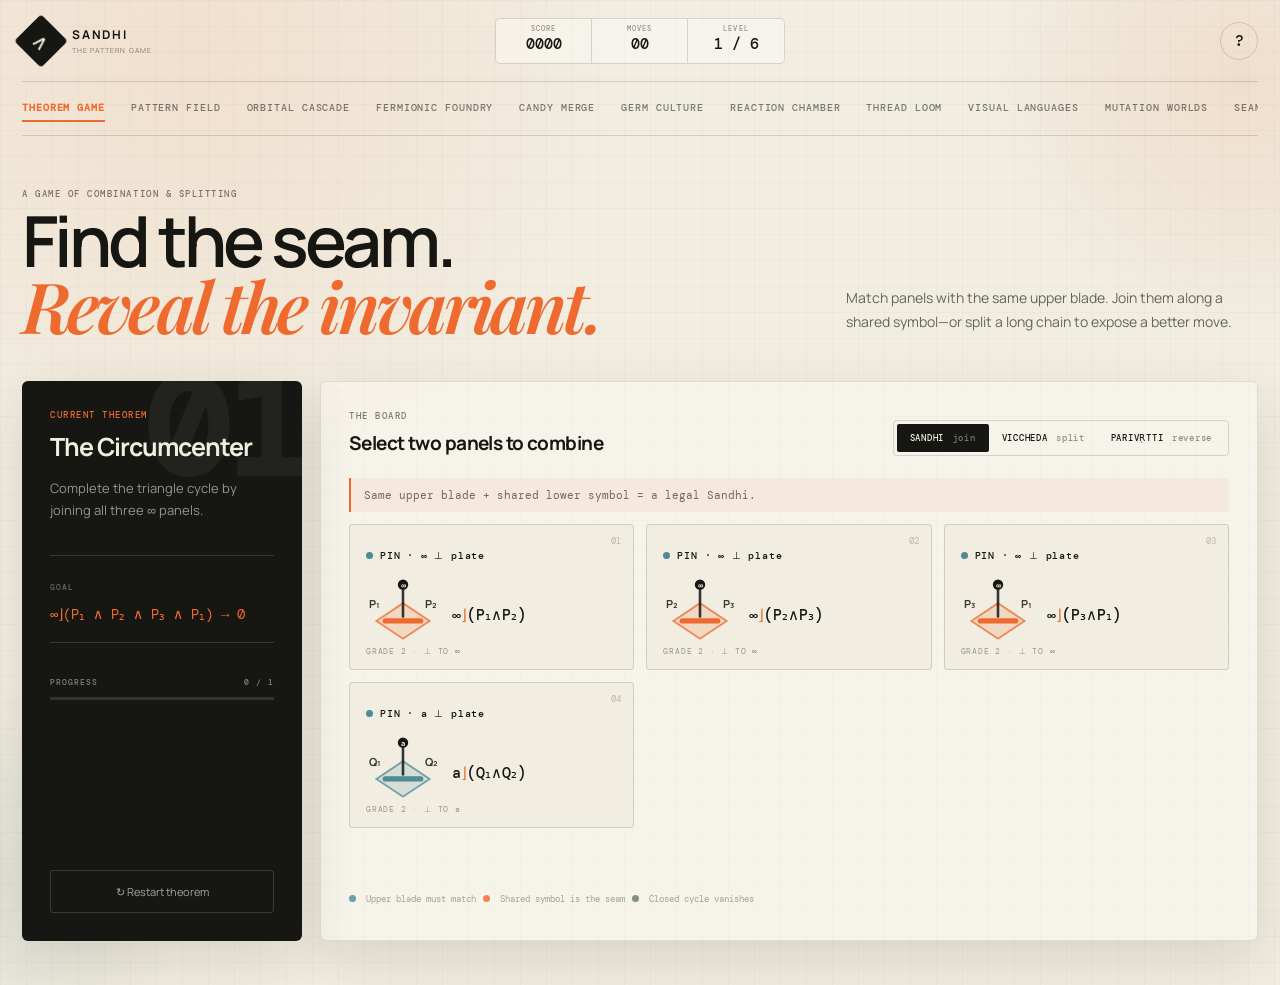
<file: operators/assop/canon/game/index.html>
<!doctype html>
<html lang="en">
  <head>
    <meta charset="UTF-8" />
    <meta name="viewport" content="width=device-width, initial-scale=1.0" />
    <meta
      name="description"
      content="Sandhi — a pattern-matching game inspired by geometric algebra."
    />
    <title>Sandhi — The Pattern Game</title>
    <link rel="stylesheet" href="styles.css?v=6" />
    <link rel="stylesheet" href="siteframe.css?v=3" />
    <link rel="stylesheet" href="sitenav.css?v=4" />
    <script src="sitenav.js?v=9" defer></script>
  </head>
  <body>
    <div class="ambient ambient-one"></div>
    <div class="ambient ambient-two"></div>

    <main class="shell">
      <header class="topbar">
        <a class="brand" href="#" aria-label="Sandhi home">
          <span class="brand-mark">∧</span>
          <span>
            <strong>SANDHI</strong>
            <small>THE PATTERN GAME</small>
          </span>
        </a>

        <div class="scoreboard" aria-label="Game status">
          <div><small>SCORE</small><strong id="score">0000</strong></div>
          <div><small>MOVES</small><strong id="moves">00</strong></div>
          <div><small>LEVEL</small><strong id="level">1 / 5</strong></div>
        </div>

        <div class="top-actions">
          <button class="icon-button" id="helpButton" aria-label="How to play">?</button>
        </div>
      </header>

      <nav class="site-nav" data-site-nav></nav>

      <section class="hero">
        <div>
          <p class="eyebrow">A GAME OF COMBINATION &amp; SPLITTING</p>
          <h1>Find the seam.<br /><em>Reveal the invariant.</em></h1>
        </div>
        <p class="hero-copy">
          Match panels with the same upper blade. Join them along a shared
          symbol—or split a long chain to expose a better move.
        </p>
      </section>

      <section class="game-layout">
        <aside class="mission-card">
          <div class="mission-number" id="missionNumber">01</div>
          <p class="eyebrow">CURRENT THEOREM</p>
          <h2 id="missionTitle">The Circumcenter</h2>
          <p id="missionText">
            Complete the triangle cycle by joining all three ∞ panels.
          </p>
          <div class="goal">
            <span>GOAL</span>
            <div id="goalExpression">∞⌋(P₁ ∧ P₂ ∧ P₃ ∧ P₁) → 0</div>
          </div>
          <div class="progress-label">
            <span>PROGRESS</span><span id="progressText">0 / 1</span>
          </div>
          <div class="progress-track"><div id="progressBar"></div></div>
          <button class="secondary-button" id="restartButton">↻ Restart theorem</button>
        </aside>

        <section class="board-wrap">
          <div class="board-heading">
            <div>
              <p class="eyebrow">THE BOARD</p>
              <h2 id="instruction">Select two panels to combine</h2>
            </div>
            <div class="mode-switch" role="group" aria-label="Move mode">
              <button class="active" data-mode="sandhi">SANDHI <span>join</span></button>
              <button data-mode="split">VICCHEDA <span>split</span></button>
              <button data-mode="reverse">PARIVṚTTI <span>reverse</span></button>
            </div>
          </div>

          <div id="message" class="message" aria-live="polite">
            Same upper blade + shared lower symbol = a legal Sandhi.
          </div>

          <div id="board" class="board" aria-label="Pattern panels"></div>

          <div class="legend">
            <span><i class="dot dot-up"></i> Upper blade must match</span>
            <span><i class="dot dot-seam"></i> Shared symbol is the seam</span>
            <span><i class="dot dot-zero"></i> Closed cycle vanishes</span>
          </div>
        </section>
      </section>
    </main>

    <dialog id="helpDialog">
      <button class="dialog-close" id="closeHelp" aria-label="Close">×</button>
      <p class="eyebrow">HOW TO PLAY</p>
      <h2>Split. Match. Fuse.</h2>
      <ol>
        <li><strong>Sandhi:</strong> select two panels with the same upper blade and at least one shared lower symbol.</li>
        <li><strong>Viccheda:</strong> select a chain of three or more symbols to split it into two overlapping panels.</li>
        <li><strong>Parivṛtti:</strong> reverse one plate to face its seam the other way. A grade-k plate reverses with the sign (−1)<sup>k(k−1)/2</sup>, so grade 2 and 3 flip while grade 4 does not.</li>
        <li><strong>Close a cycle:</strong> adding a panel whose two ends already lie in a chain completes an alternating cycle and clears it.</li>
      </ol>
      <p class="fine-print">
        This is a visual teaching game inspired by <code>SandhiCanon</code>.
        The Python engine additionally tracks grades, parity signs, recursive
        contractions, and Capelli overlap coefficients.
      </p>
    </dialog>

    <div id="levelComplete" class="level-complete" hidden>
      <div>
        <span class="completion-mark">◇</span>
        <p class="eyebrow">INVARIANT REVEALED</p>
        <h2 id="completeTitle">The three bisectors concur.</h2>
        <p id="completeExplanation">
          The cycle closes, so exterior alternation sends the repeated point to zero.
        </p>
        <button class="primary-button" id="nextButton">Next theorem →</button>
      </div>
    </div>

    <script src="game.js?v=6"></script>
  </body>
</html>
</file>
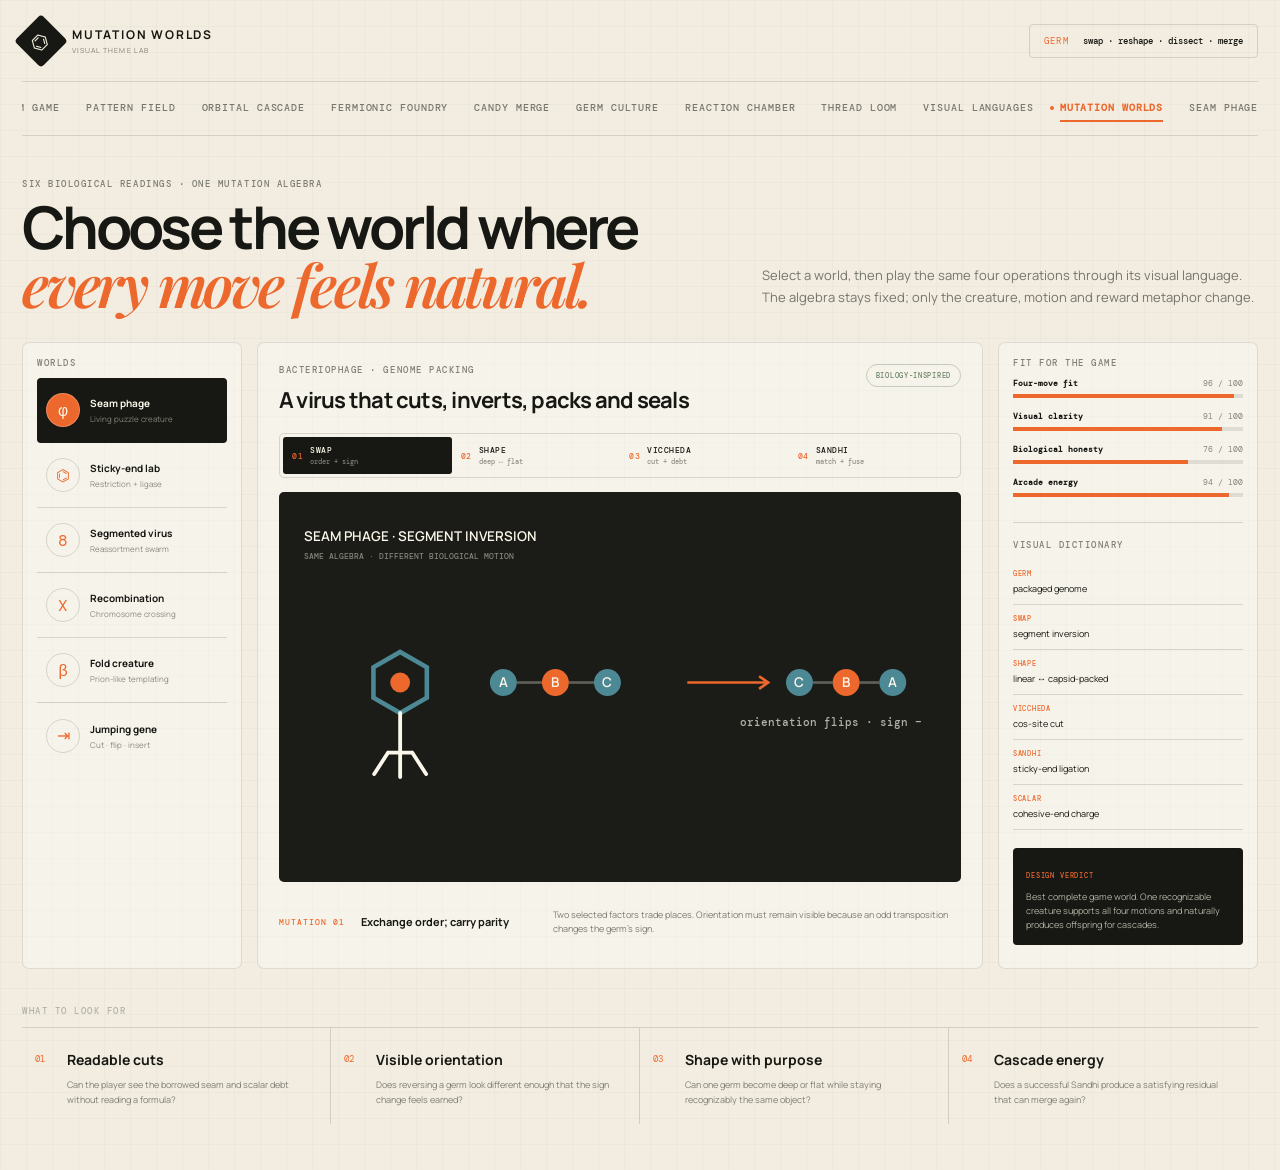
<file: operators/assop/canon/game/docs/visual/index.html>
<!doctype html>
<html lang="en">
  <head>
    <meta charset="UTF-8" />
    <meta name="viewport" content="width=device-width, initial-scale=1.0" />
    <meta
      name="description"
      content="Visual theme comparison for the four Sandhi germ mutations."
    />
    <title>Mutation Worlds — Visual Theme Lab</title>
    <link rel="stylesheet" href="../../siteframe.css?v=3" />
    <link rel="stylesheet" href="../../sitenav.css?v=4" />
    <link rel="stylesheet" href="visual.css?v=1" />
    <script src="../../sitenav.js?v=9" defer></script>
  </head>
  <body>
    <main class="shell">
      <header>
        <a class="brand" href="../../index.html">
          <span class="brand-mark">⌬</span>
          <span><strong>MUTATION WORLDS</strong><small>VISUAL THEME LAB</small></span>
        </a>
        <div class="formula">
          <span>GERM</span>
          <b>swap · reshape · dissect · merge</b>
        </div>
      </header>

      <nav class="site-nav" data-site-nav></nav>

      <section class="hero">
        <div>
          <p class="eyebrow">SIX BIOLOGICAL READINGS · ONE MUTATION ALGEBRA</p>
          <h1>Choose the world where <em>every move feels natural.</em></h1>
        </div>
        <p>
          Select a world, then play the same four operations through its visual
          language. The algebra stays fixed; only the creature, motion and reward
          metaphor change.
        </p>
      </section>

      <section class="lab">
        <aside class="world-picker" aria-label="Visual worlds">
          <p class="eyebrow">WORLDS</p>
          <div id="worldList"></div>
        </aside>

        <section class="stage-card">
          <div class="stage-heading">
            <div>
              <p class="eyebrow" id="domain"></p>
              <h2 id="title"></h2>
            </div>
            <span class="truth-badge" id="truthBadge"></span>
          </div>

          <div class="operation-tabs" role="group" aria-label="Mutation">
            <button data-step="swap"><span>01</span>SWAP<small>order + sign</small></button>
            <button data-step="shape"><span>02</span>SHAPE<small>deep ↔ flat</small></button>
            <button data-step="cut"><span>03</span>VICCHEDA<small>cut + debt</small></button>
            <button data-step="merge"><span>04</span>SANDHI<small>match + fuse</small></button>
          </div>

          <div class="visual-stage" id="visualStage"></div>

          <div class="operation-reading">
            <span id="operationName"></span>
            <strong id="operationTitle"></strong>
            <p id="operationText"></p>
          </div>
        </section>

        <aside class="decision-panel">
          <p class="eyebrow">FIT FOR THE GAME</p>
          <div id="scores" class="scores"></div>
          <div class="mapping">
            <p class="eyebrow">VISUAL DICTIONARY</p>
            <dl id="mapping"></dl>
          </div>
          <div class="verdict">
            <span>DESIGN VERDICT</span>
            <p id="verdict"></p>
          </div>
        </aside>
      </section>

      <section class="shortlist">
        <p class="eyebrow">WHAT TO LOOK FOR</p>
        <div>
          <article><span>01</span><h3>Readable cuts</h3><p>Can the player see the borrowed seam and scalar debt without reading a formula?</p></article>
          <article><span>02</span><h3>Visible orientation</h3><p>Does reversing a germ look different enough that the sign change feels earned?</p></article>
          <article><span>03</span><h3>Shape with purpose</h3><p>Can one germ become deep or flat while staying recognizably the same object?</p></article>
          <article><span>04</span><h3>Cascade energy</h3><p>Does a successful Sandhi produce a satisfying residual that can merge again?</p></article>
        </div>
      </section>
    </main>

    <script src="visual.js?v=1"></script>
  </body>
</html>
</file>
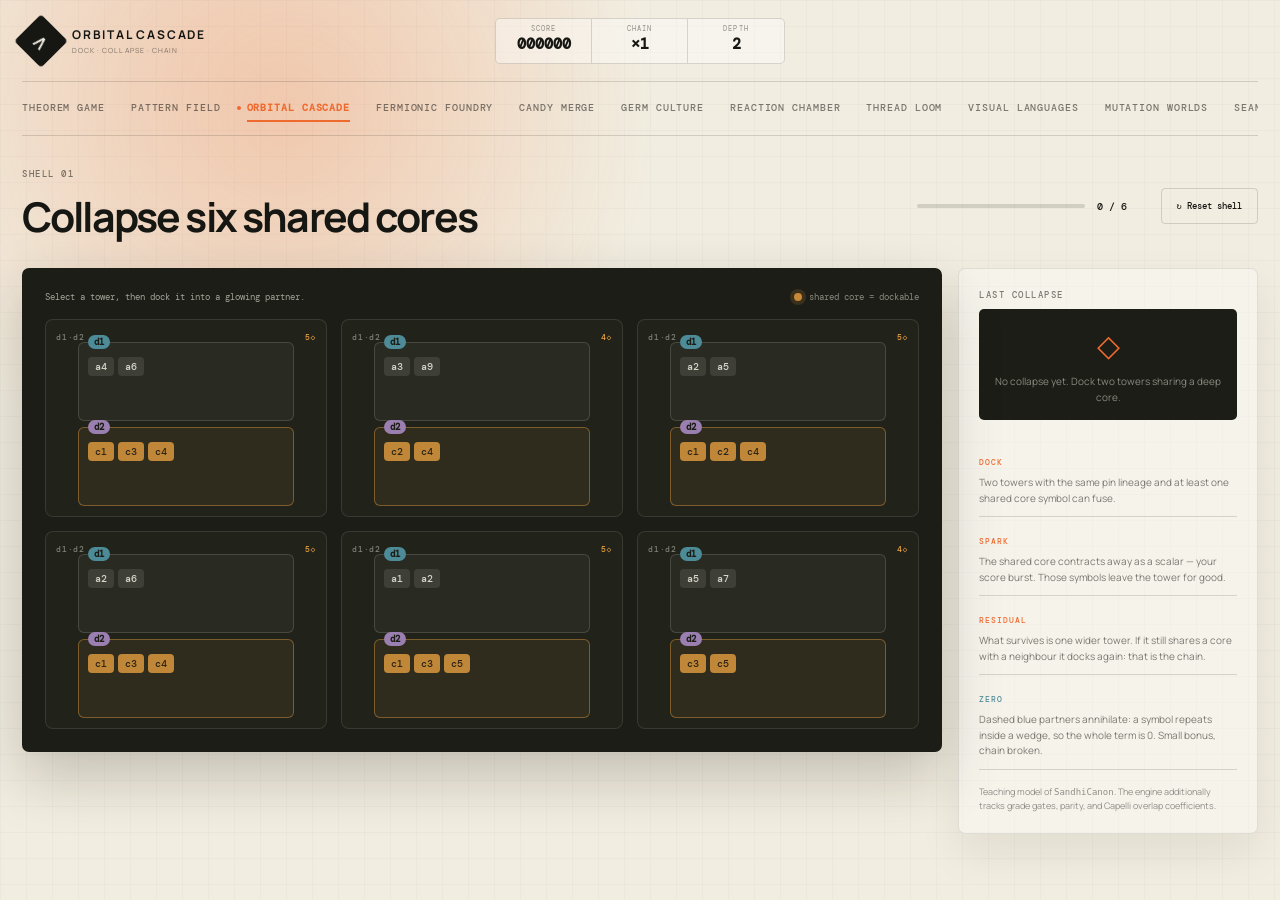
<file: operators/assop/canon/game/cascade.html>
<!doctype html>
<html lang="en">
  <head>
    <meta charset="UTF-8" />
    <meta name="viewport" content="width=device-width, initial-scale=1.0" />
    <meta
      name="description"
      content="Orbital Cascade — dock nested shell towers, collapse the shared core, ride the chain."
    />
    <title>Orbital Cascade — Sandhi</title>
    <link rel="stylesheet" href="cascade.css?v=3" />
    <link rel="stylesheet" href="siteframe.css?v=3" />
    <link rel="stylesheet" href="sitenav.css?v=4" />
    <script src="sitenav.js?v=9" defer></script>
  </head>
  <body>
    <div class="stage-glow"></div>

    <main class="cascade-shell">
      <header class="cascade-header">
        <a class="brand" href="index.html">
          <span class="brand-mark">∧</span>
          <span><strong>ORBITAL CASCADE</strong><small>DOCK · COLLAPSE · CHAIN</small></span>
        </a>

        <div class="hud">
          <div><small>SCORE</small><strong id="score">000000</strong></div>
          <div class="hud-chain"><small>CHAIN</small><strong id="chain">×1</strong></div>
          <div><small>DEPTH</small><strong id="depth">3</strong></div>
        </div>

      </header>

      <nav class="site-nav" data-site-nav></nav>

      <section class="goalbar">
        <div>
          <p class="eyebrow" id="levelLabel">SHELL 01</p>
          <h1 id="goalTitle">Collapse three shared cores</h1>
        </div>
        <div class="goal-progress">
          <div class="goal-track"><div id="goalBar"></div></div>
          <span id="goalText">0 / 3</span>
        </div>
        <button class="ghost-button" id="resetButton">↻ Reset shell</button>
      </section>

      <section class="play">
        <div class="board-panel">
          <div class="board-top">
            <span id="statusLine">Select a tower, then dock it into a glowing partner.</span>
            <span class="legend"><i class="seam-dot"></i> shared core = dockable</span>
          </div>

          <div id="board" class="board" aria-label="Orbital towers"></div>

          <div id="sparkLayer" class="spark-layer" aria-hidden="true"></div>
        </div>

        <aside class="readout">
          <p class="eyebrow">LAST COLLAPSE</p>
          <div id="scalarCard" class="scalar-card empty">
            <span>◇</span>
            <p>No collapse yet. Dock two towers sharing a deep core.</p>
          </div>

          <div class="rules">
            <article>
              <b>DOCK</b>
              <p>Two towers with the same pin lineage and at least one shared core symbol can fuse.</p>
            </article>
            <article>
              <b>SPARK</b>
              <p>The shared core contracts away as a scalar — your score burst. Those symbols leave the tower for good.</p>
            </article>
            <article>
              <b>RESIDUAL</b>
              <p>What survives is one wider tower. If it still shares a core with a neighbour it docks again: that is the chain.</p>
            </article>
            <article class="warn">
              <b>ZERO</b>
              <p>Dashed blue partners annihilate: a symbol repeats inside a wedge, so the whole term is 0. Small bonus, chain broken.</p>
            </article>
          </div>

          <p class="footnote">
            Teaching model of <code>SandhiCanon</code>. The engine additionally tracks
            grade gates, parity, and Capelli overlap coefficients.
          </p>
        </aside>
      </section>
    </main>

    <div id="banner" class="banner" hidden>
      <div>
        <span id="bannerMark">◇</span>
        <p class="eyebrow" id="bannerKicker">SHELL COMPLETE</p>
        <h2 id="bannerTitle">The cascade closed.</h2>
        <p id="bannerText">Every shared core collapsed into a single residual tower.</p>
        <button class="solid-button" id="bannerButton">Next shell →</button>
      </div>
    </div>

    <script src="cascade.js?v=3"></script>
  </body>
</html>
</file>
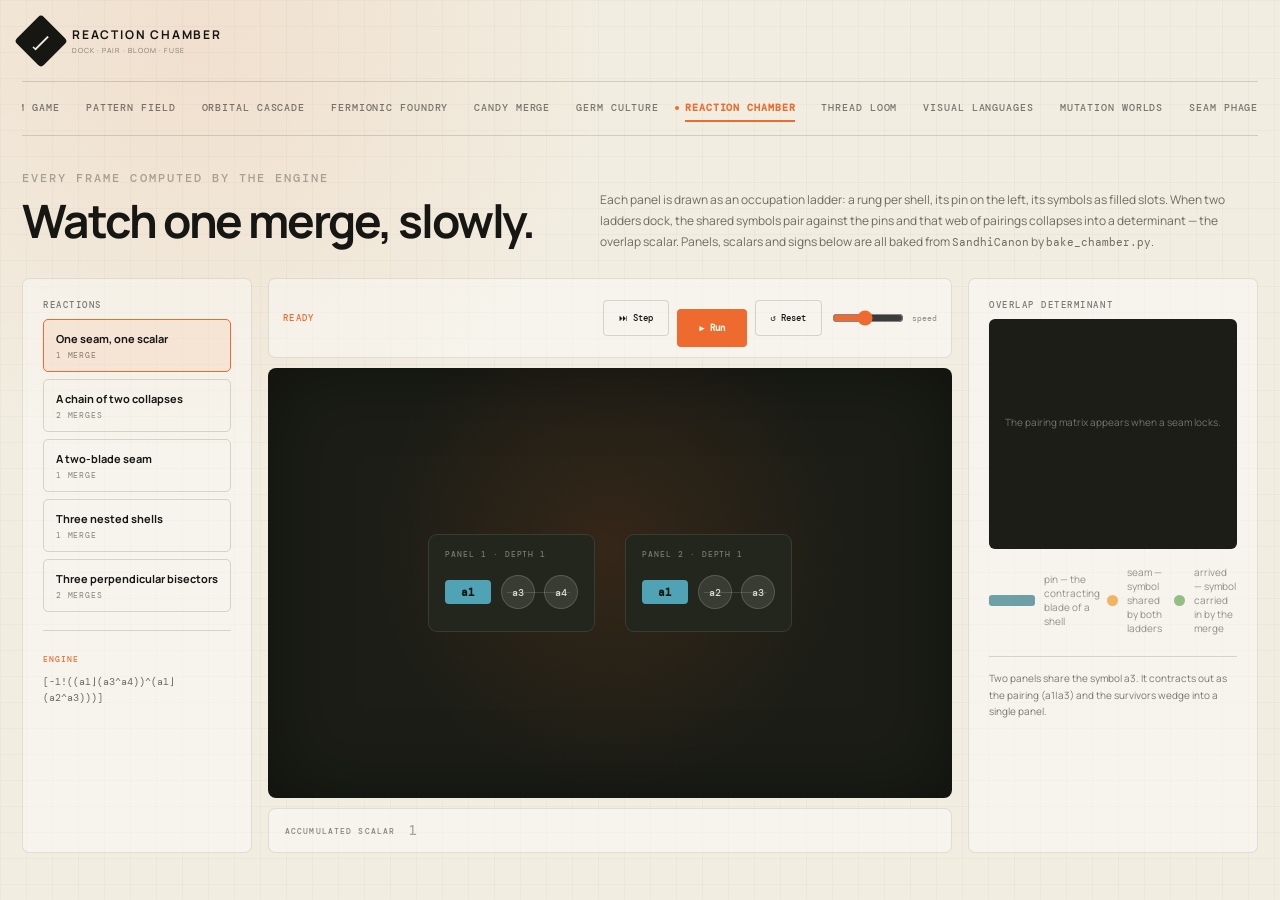
<file: operators/assop/canon/game/chamber.html>
<!doctype html>
<html lang="en">
  <head>
    <meta charset="UTF-8" />
    <meta name="viewport" content="width=device-width, initial-scale=1.0" />
    <meta
      name="description"
      content="Reaction chamber — watch a sandhi merge happen: occupation ladders dock, the seam pairs, the determinant blooms."
    />
    <title>Reaction Chamber — Sandhi</title>
    <link rel="stylesheet" href="chamber.css?v=2" />
    <link rel="stylesheet" href="siteframe.css?v=3" />
    <link rel="stylesheet" href="sitenav.css?v=4" />
    <script src="sitenav.js?v=9" defer></script>
  </head>
  <body>
    <main class="chamber-shell">
      <header class="chamber-header">
        <a class="brand" href="index.html">
          <span class="brand-mark">⌋</span>
          <span><strong>REACTION CHAMBER</strong><small>DOCK · PAIR · BLOOM · FUSE</small></span>
        </a>
      </header>

      <nav class="site-nav" data-site-nav></nav>

      <section class="chamber-intro">
        <div>
          <p class="eyebrow">EVERY FRAME COMPUTED BY THE ENGINE</p>
          <h1>Watch one merge, slowly.</h1>
        </div>
        <p>
          Each panel is drawn as an occupation ladder: a rung per shell, its pin on
          the left, its symbols as filled slots. When two ladders dock, the shared
          symbols pair against the pins and that web of pairings collapses into a
          determinant — the overlap scalar. Panels, scalars and signs below are all
          baked from <code>SandhiCanon</code> by <code>bake_chamber.py</code>.
        </p>
      </section>

      <div class="chamber-body">
        <aside class="case-rail">
          <p class="eyebrow">REACTIONS</p>
          <div id="caseList"></div>
          <div class="engine-note">
            <b>ENGINE</b>
            <p id="engineExpr">—</p>
          </div>
        </aside>

        <section class="stage-column">
          <div class="stage-bar">
            <span id="phaseLabel">READY</span>
            <div class="controls">
              <button class="ghost-button" id="stepButton">⏭ Step</button>
              <button class="solid-button" id="playButton">▶ Run</button>
              <button class="ghost-button" id="resetButton">↺ Reset</button>
              <label class="speed">
                <input type="range" id="speed" min="50" max="160" value="100" />
                <span>speed</span>
              </label>
            </div>
          </div>

          <div class="stage" id="stage">
            <svg class="arc-layer" id="arcLayer" aria-hidden="true"></svg>
            <div class="panels" id="panels"></div>
            <div class="stamp" id="stamp" hidden></div>
          </div>

          <div class="tally">
            <span class="tally-label">ACCUMULATED SCALAR</span>
            <div id="tally" class="tally-slots"><em>1</em></div>
          </div>
        </section>

        <aside class="bloom-column">
          <p class="eyebrow">OVERLAP DETERMINANT</p>
          <div class="bloom" id="bloom">
            <p class="bloom-empty">The pairing matrix appears when a seam locks.</p>
          </div>

          <div class="legend">
            <p><i class="dot pin"></i> pin — the contracting blade of a shell</p>
            <p><i class="dot seam"></i> seam — symbol shared by both ladders</p>
            <p><i class="dot fresh"></i> arrived — symbol carried in by the merge</p>
          </div>

          <p class="note" id="caseNote"></p>
        </aside>
      </div>
    </main>

    <script src="chamber.js?v=2"></script>
  </body>
</html>
</file>
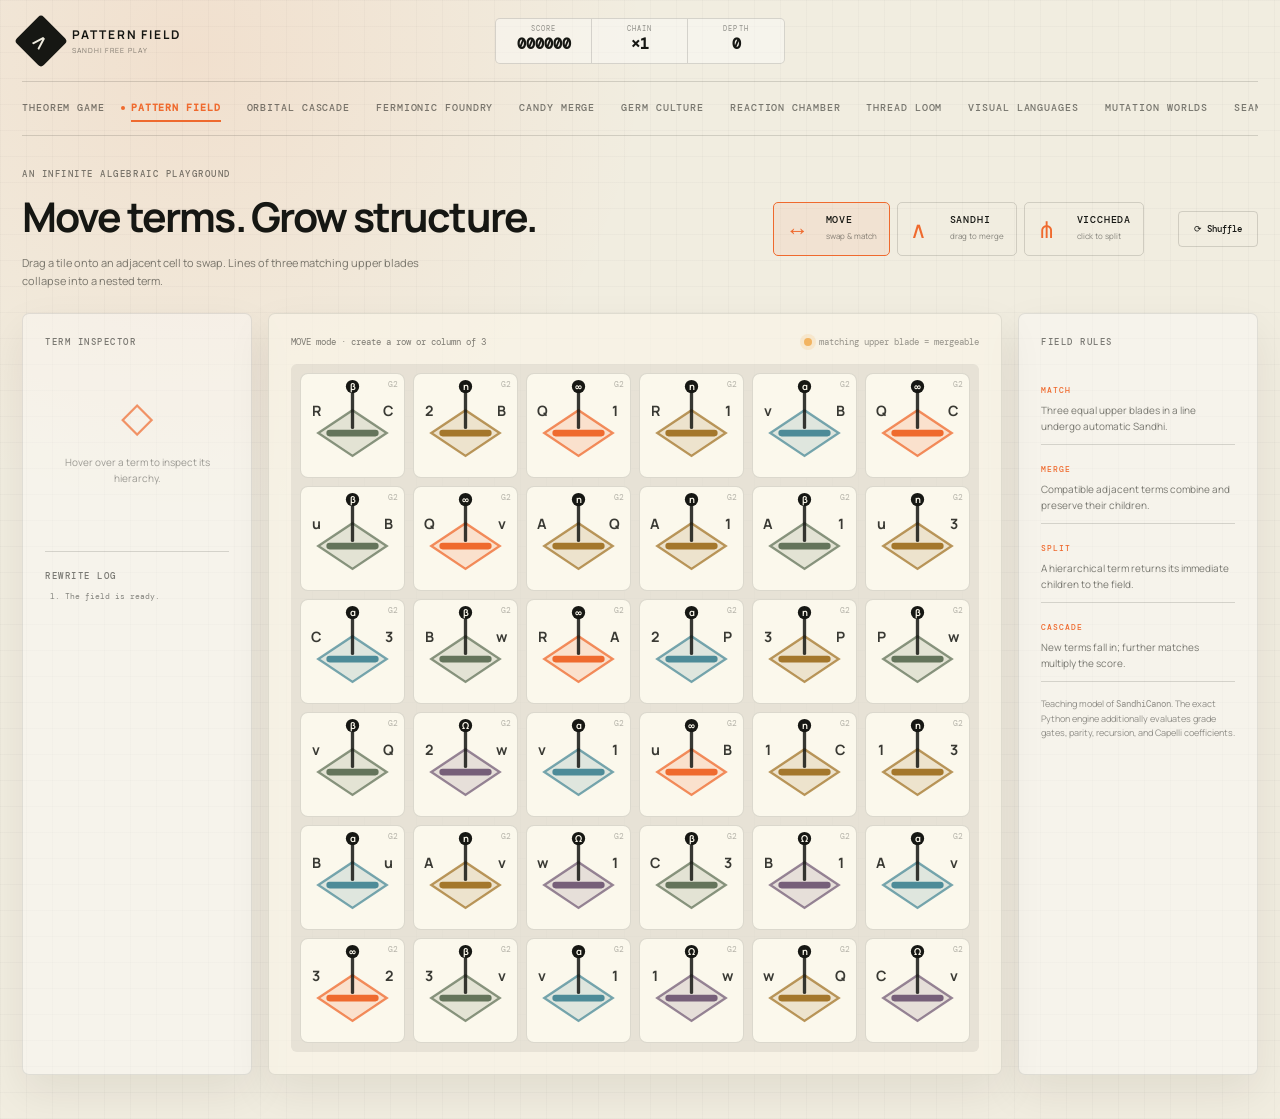
<file: operators/assop/canon/game/field.html>
<!doctype html>
<html lang="en">
  <head>
    <meta charset="UTF-8" />
    <meta name="viewport" content="width=device-width, initial-scale=1.0" />
    <meta
      name="description"
      content="A free-play pattern field for combining and splitting hierarchical GA terms."
    />
    <title>Pattern Field — Sandhi</title>
    <link rel="stylesheet" href="field.css?v=6" />
    <link rel="stylesheet" href="siteframe.css?v=3" />
    <link rel="stylesheet" href="sitenav.css?v=4" />
    <script src="sitenav.js?v=9" defer></script>
  </head>
  <body>
    <main class="field-shell">
      <header class="field-header">
        <a class="brand" href="index.html">
          <span class="brand-mark">∧</span>
          <span><strong>PATTERN FIELD</strong><small>SANDHI FREE PLAY</small></span>
        </a>

        <div class="hud">
          <div><small>SCORE</small><strong id="fieldScore">000000</strong></div>
          <div><small>CHAIN</small><strong id="fieldChain">×1</strong></div>
          <div><small>DEPTH</small><strong id="fieldDepth">0</strong></div>
        </div>

      </header>

      <nav class="site-nav" data-site-nav></nav>

      <section class="goalbar">
        <div>
          <p class="eyebrow">AN INFINITE ALGEBRAIC PLAYGROUND</p>
          <h1>Move terms. Grow structure.</h1>
          <p class="mode-help" id="modeHelp">Drag a tile onto an adjacent cell to swap. Lines of three matching upper blades collapse into a nested term.</p>
        </div>
        <div class="toolbox" role="group" aria-label="Field tool">
          <button class="tool active" data-tool="move"><span>↔</span><b>MOVE</b><small>swap &amp; match</small></button>
          <button class="tool" data-tool="merge"><span>∧</span><b>SANDHI</b><small>drag to merge</small></button>
          <button class="tool" data-tool="split"><span>⋔</span><b>VICCHEDA</b><small>click to split</small></button>
        </div>
        <button class="ghost-button" id="shuffleButton">⟳ Shuffle</button>
      </section>

      <section class="play-area">
        <aside class="term-inspector">
          <p class="eyebrow">TERM INSPECTOR</p>
          <div id="emptyInspector" class="empty-inspector">
            <span>◇</span>
            <p>Hover over a term to inspect its hierarchy.</p>
          </div>
          <div id="termInspector" hidden>
            <div id="inspectorGlyph" class="inspector-glyph"></div>
            <div class="inspector-expression" id="inspectorExpression"></div>
            <p class="geometry-reading" id="geometryReading"></p>
            <dl>
              <div><dt>Pin (⊥)</dt><dd id="inspectorUp"></dd></div>
              <div><dt>Plate</dt><dd id="inspectorPlate"></dd></div>
              <div><dt>Grade</dt><dd id="inspectorGrade"></dd></div>
              <div><dt>Depth</dt><dd id="inspectorDepth"></dd></div>
            </dl>
            <p class="tree-label">DERIVATION TREE</p>
            <div id="termTree" class="term-tree"></div>
          </div>

          <div class="field-log">
            <p class="eyebrow">REWRITE LOG</p>
            <ol id="rewriteLog">
              <li>The field is ready.</li>
            </ol>
          </div>
        </aside>

        <div class="grid-stage">
          <div class="grid-toolbar">
            <span id="fieldStatus">MOVE mode · create a row or column of 3</span>
            <span class="legend"><i class="seam-dot"></i> matching upper blade = mergeable</span>
          </div>
          <div id="patternGrid" class="pattern-grid" aria-label="Draggable pattern grid"></div>
          <div id="floatingScore" class="floating-score" hidden>+300</div>
        </div>

        <aside class="field-rules">
          <p class="eyebrow">FIELD RULES</p>
          <div class="rules">
            <article>
              <b>MATCH</b>
              <p>Three equal upper blades in a line undergo automatic Sandhi.</p>
            </article>
            <article>
              <b>MERGE</b>
              <p>Compatible adjacent terms combine and preserve their children.</p>
            </article>
            <article>
              <b>SPLIT</b>
              <p>A hierarchical term returns its immediate children to the field.</p>
            </article>
            <article>
              <b>CASCADE</b>
              <p>New terms fall in; further matches multiply the score.</p>
            </article>
          </div>

          <p class="footnote">
            Teaching model of <code>SandhiCanon</code>. The exact Python engine
            additionally evaluates grade gates, parity, recursion, and Capelli
            coefficients.
          </p>
        </aside>
      </section>
    </main>

    <div id="toast" class="toast" aria-live="polite"></div>
    <script src="field.js?v=3"></script>
  </body>
</html>
</file>
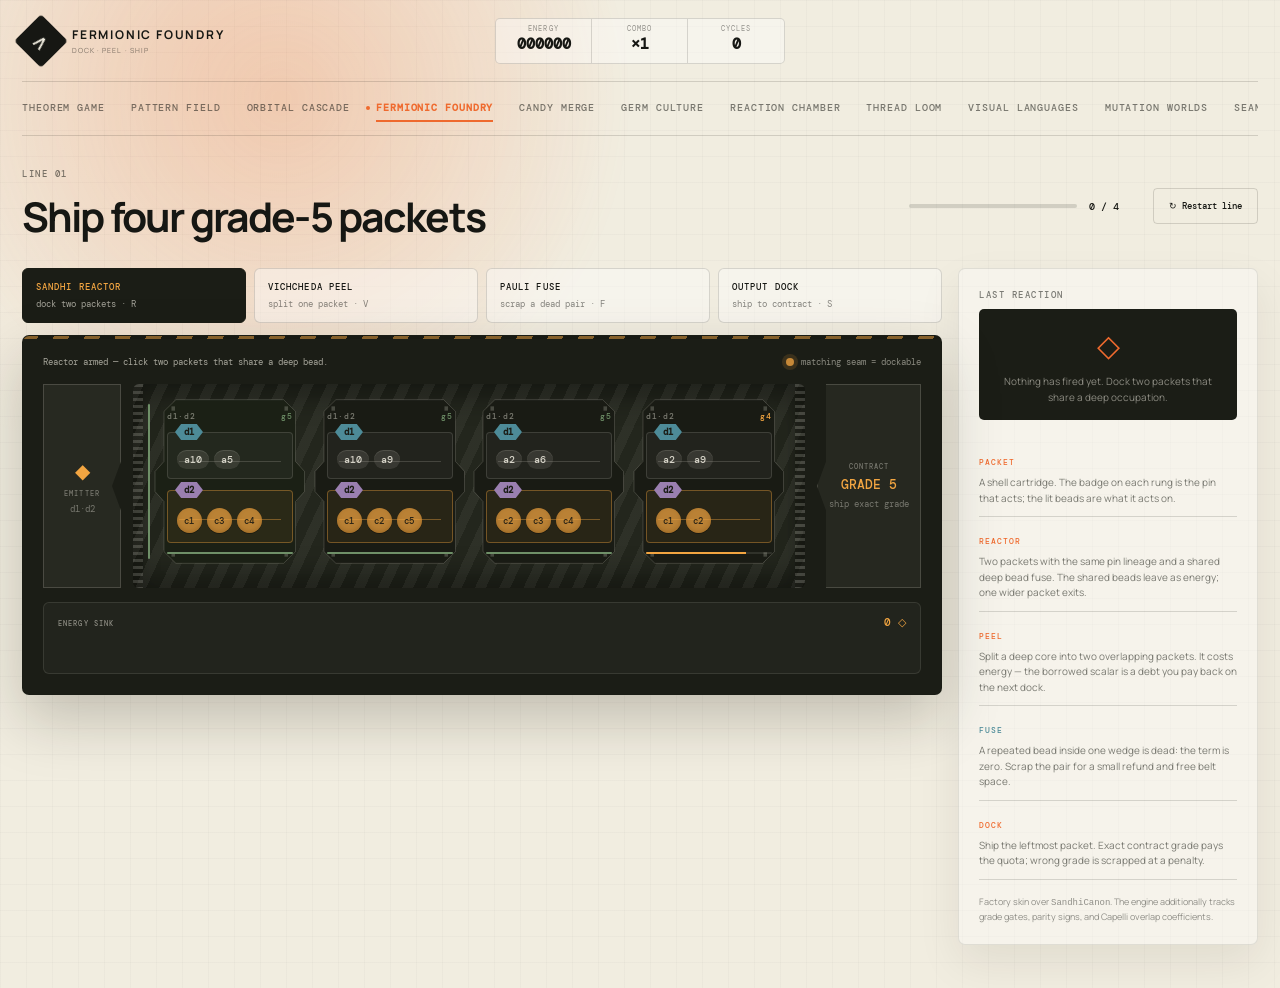
<file: operators/assop/canon/game/foundry.html>
<!doctype html>
<html lang="en">
  <head>
    <meta charset="UTF-8" />
    <meta name="viewport" content="width=device-width, initial-scale=1.0" />
    <meta
      name="description"
      content="Fermionic Foundry — run the reactor line: dock packets, peel shells, catch the energy, ship the contract."
    />
    <title>Fermionic Foundry — Sandhi</title>
    <link rel="stylesheet" href="foundry.css?v=9" />
    <link rel="stylesheet" href="siteframe.css?v=3" />
    <link rel="stylesheet" href="sitenav.css?v=4" />
    <script src="sitenav.js?v=9" defer></script>
  </head>
  <body>
    <div class="stage-glow"></div>

    <main class="foundry-shell">
      <header class="foundry-header">
        <a class="brand" href="index.html">
          <span class="brand-mark">∧</span>
          <span><strong>FERMIONIC FOUNDRY</strong><small>DOCK · PEEL · SHIP</small></span>
        </a>

        <div class="hud">
          <div><small>ENERGY</small><strong id="energy">000000</strong></div>
          <div class="hud-combo"><small>COMBO</small><strong id="combo">×1</strong></div>
          <div><small>CYCLES</small><strong id="cycles">0</strong></div>
        </div>
      </header>

      <nav class="site-nav" data-site-nav></nav>

      <section class="goalbar">
        <div>
          <p class="eyebrow" id="levelLabel">LINE 01</p>
          <h1 id="goalTitle">Ship four grade-5 packets</h1>
        </div>
        <div class="goal-progress">
          <div class="goal-track"><div id="goalBar"></div></div>
          <span id="goalText">0 / 4</span>
        </div>
        <button class="ghost-button" id="resetButton">↻ Restart line</button>
      </section>

      <section class="play">
        <div class="floor">
          <div class="toolrail" id="toolrail" role="toolbar" aria-label="Machines">
            <button class="tool" data-tool="reactor" aria-pressed="true">
              <b>SANDHI REACTOR</b><span>dock two packets · R</span>
            </button>
            <button class="tool" data-tool="peel" aria-pressed="false">
              <b>VICHCHEDA PEEL</b><span>split one packet · V</span>
            </button>
            <button class="tool" data-tool="fuse" aria-pressed="false">
              <b>PAULI FUSE</b><span>scrap a dead pair · F</span>
            </button>
            <button class="tool" data-tool="ship" aria-pressed="false">
              <b>OUTPUT DOCK</b><span>ship to contract · S</span>
            </button>
          </div>

          <div class="line-panel">
            <div class="line-top">
              <span id="statusLine">Pick a machine, then click packets on the belt.</span>
              <span class="legend"><i class="seam-dot"></i> matching seam = dockable</span>
            </div>

            <div class="conveyor">
              <div class="emitter">
                <span class="emitter-mark">◆</span>
                <small>EMITTER</small>
                <em id="emitterRecipe">d1·d2</em>
              </div>

              <div class="belt">
                <div class="belt-tread" aria-hidden="true"></div>
                <div id="lane" class="lane" aria-label="Packets on the belt"></div>
              </div>

              <div class="dock" id="dock">
                <small>CONTRACT</small>
                <strong id="dockGrade">GRADE 5</strong>
                <em>ship exact grade</em>
              </div>
            </div>

            <div class="sink">
              <div class="sink-head">
                <small>ENERGY SINK</small>
                <span id="sinkTotal">0 ◇</span>
              </div>
              <div id="sinkRow" class="sink-row"></div>
            </div>

            <svg id="arcLayer" class="arc-layer" aria-hidden="true"></svg>
            <div id="fxLayer" class="fx-layer" aria-hidden="true"></div>
            <div id="sparkLayer" class="spark-layer" aria-hidden="true"></div>
            <div id="flash" class="flash" aria-hidden="true"></div>
          </div>
        </div>

        <aside class="readout">
          <p class="eyebrow">LAST REACTION</p>
          <div id="scalarCard" class="scalar-card empty">
            <span>◇</span>
            <p>Nothing has fired yet. Dock two packets that share a deep occupation.</p>
          </div>

          <div class="rules">
            <article>
              <b>PACKET</b>
              <p>A shell cartridge. The badge on each rung is the pin that acts; the lit beads are what it acts on.</p>
            </article>
            <article>
              <b>REACTOR</b>
              <p>Two packets with the same pin lineage and a shared deep bead fuse. The shared beads leave as energy; one wider packet exits.</p>
            </article>
            <article>
              <b>PEEL</b>
              <p>Split a deep core into two overlapping packets. It costs energy — the borrowed scalar is a debt you pay back on the next dock.</p>
            </article>
            <article class="warn">
              <b>FUSE</b>
              <p>A repeated bead inside one wedge is dead: the term is zero. Scrap the pair for a small refund and free belt space.</p>
            </article>
            <article>
              <b>DOCK</b>
              <p>Ship the leftmost packet. Exact contract grade pays the quota; wrong grade is scrapped at a penalty.</p>
            </article>
          </div>

          <p class="footnote">
            Factory skin over <code>SandhiCanon</code>. The engine additionally tracks
            grade gates, parity signs, and Capelli overlap coefficients.
          </p>
        </aside>
      </section>
    </main>

    <div id="banner" class="banner" hidden>
      <div>
        <span id="bannerMark">◇</span>
        <p class="eyebrow" id="bannerKicker">CONTRACT FILLED</p>
        <h2 id="bannerTitle">The line ran clean.</h2>
        <p id="bannerText">Every shipped packet matched the contract grade.</p>
        <button class="solid-button" id="bannerButton">Next line →</button>
      </div>
    </div>

    <script src="foundry.js?v=13"></script>
  </body>
</html>
</file>
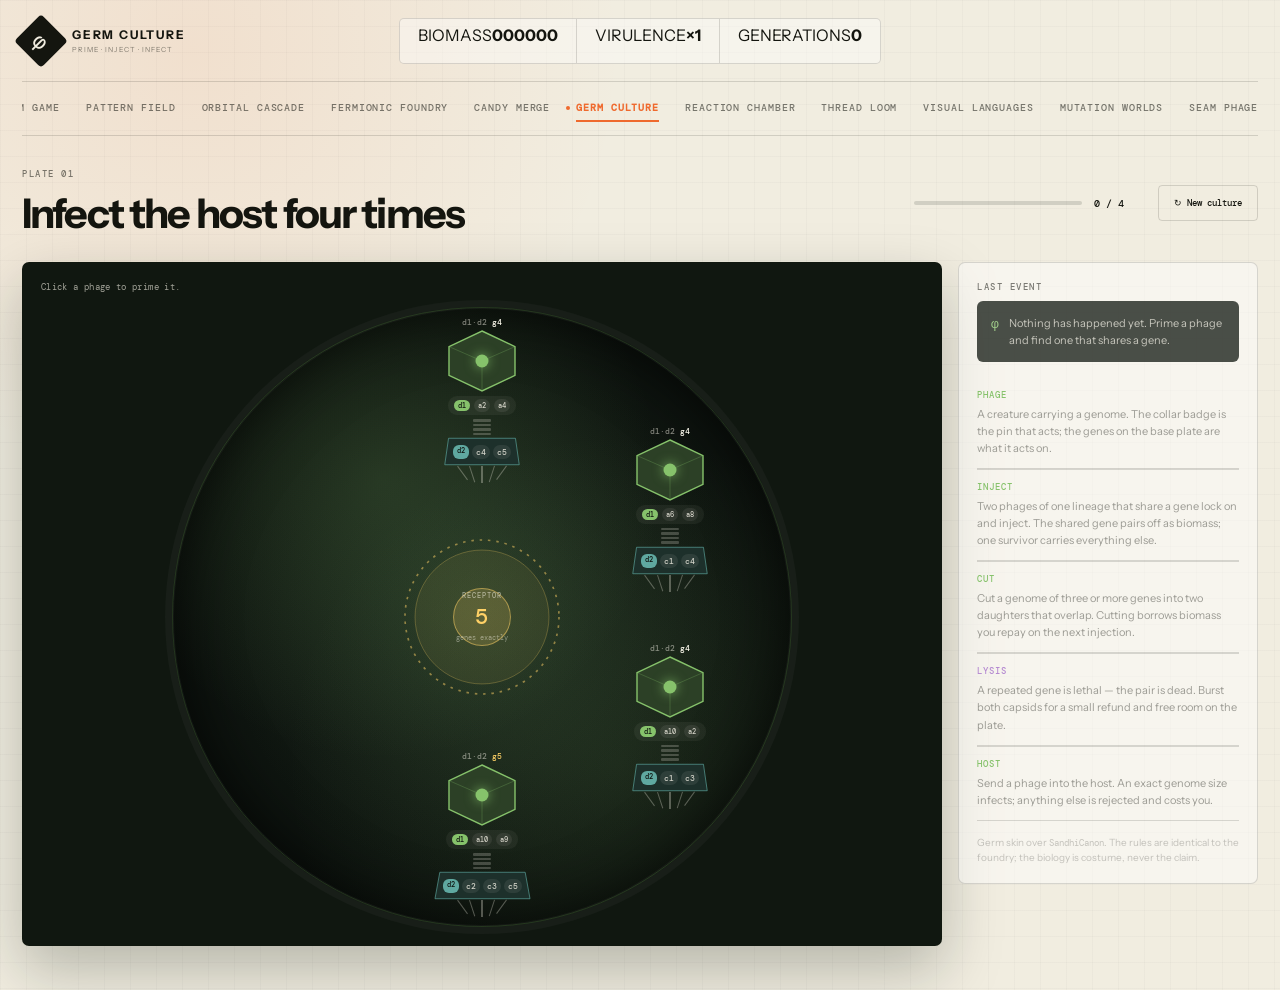
<file: operators/assop/canon/game/germ.html>
<!doctype html>
<html lang="en">
  <head>
    <meta charset="UTF-8" />
    <meta name="viewport" content="width=device-width, initial-scale=1.0" />
    <meta
      name="description"
      content="Germ Culture — the sandhi rewrite played as a phage strain infecting a host colony."
    />
    <title>Germ Culture — Sandhi</title>
    <link rel="stylesheet" href="siteframe.css?v=3" />
    <link rel="stylesheet" href="sitenav.css?v=4" />
    <link rel="stylesheet" href="germ.css?v=2" />
    <script src="sitenav.js?v=9" defer></script>
  </head>
  <body>
    <main class="germ-shell">
      <header class="germ-header">
        <a class="brand" href="index.html">
          <span class="brand-mark">φ</span>
          <span><strong>GERM CULTURE</strong><small>PRIME · INJECT · INFECT</small></span>
        </a>
        <div class="hud">
          <div><span>BIOMASS</span><b id="biomass">000000</b></div>
          <div class="hud-virulence"><span>VIRULENCE</span><b id="virulence">×1</b></div>
          <div><span>GENERATIONS</span><b id="generations">0</b></div>
        </div>
      </header>

      <nav class="site-nav" data-site-nav></nav>

      <section class="goalbar">
        <div>
          <p class="eyebrow" id="plateLabel">PLATE 01</p>
          <h1 id="goalTitle">Infect the host four times</h1>
        </div>
        <div class="goal-progress">
          <div class="goal-track"><div id="goalBar"></div></div>
          <span id="goalText">0 / 4</span>
        </div>
        <button class="ghost-button" id="resetButton">↻ New culture</button>
      </section>

      <section class="play">
        <div class="culture">
          <p class="hint" id="hintLine">Click a phage to prime it.</p>

          <div class="dish" id="dish">
            <div class="agar" aria-hidden="true"></div>
            <div class="rim" aria-hidden="true"></div>

            <button class="host" id="host" type="button" aria-label="Host cell">
              <svg class="host-shell" viewBox="0 0 200 200" aria-hidden="true">
                <circle class="host-wall" cx="100" cy="100" r="92" />
                <circle class="host-cyto" cx="100" cy="100" r="80" />
                <circle class="host-nucleus" cx="100" cy="100" r="34" />
              </svg>
              <span class="host-read">
                <small>RECEPTOR</small>
                <b id="hostDemand">5</b>
                <em>genes exactly</em>
              </span>
            </button>

            <svg id="filaments" class="filaments" aria-hidden="true"></svg>
            <div id="colony" class="colony"></div>
            <div id="fxLayer" class="fx-layer" aria-hidden="true"></div>
          </div>
        </div>

        <aside class="lab">
          <p class="eyebrow">LAST EVENT</p>
          <div id="eventCard" class="event-card empty">
            <span>φ</span>
            <p>Nothing has happened yet. Prime a phage and find one that shares a gene.</p>
          </div>

          <div class="rules">
            <article>
              <b>PHAGE</b>
              <p>A creature carrying a genome. The collar badge is the pin that acts; the genes on the base plate are what it acts on.</p>
            </article>
            <article>
              <b>INJECT</b>
              <p>Two phages of one lineage that share a gene lock on and inject. The shared gene pairs off as biomass; one survivor carries everything else.</p>
            </article>
            <article>
              <b>CUT</b>
              <p>Cut a genome of three or more genes into two daughters that overlap. Cutting borrows biomass you repay on the next injection.</p>
            </article>
            <article class="warn">
              <b>LYSIS</b>
              <p>A repeated gene is lethal — the pair is dead. Burst both capsids for a small refund and free room on the plate.</p>
            </article>
            <article>
              <b>HOST</b>
              <p>Send a phage into the host. An exact genome size infects; anything else is rejected and costs you.</p>
            </article>
          </div>

          <p class="footnote">
            Germ skin over <code>SandhiCanon</code>. The rules are identical to
            the foundry; the biology is costume, never the claim.
          </p>
        </aside>
      </section>

      <div class="banner" id="banner" hidden>
        <div>
          <span id="bannerMark">◇</span>
          <p class="eyebrow" id="bannerKicker">PLATE CLEARED</p>
          <h2 id="bannerTitle">The colony fell.</h2>
          <p id="bannerText">Every infection matched the receptor.</p>
          <button class="ghost-button" id="bannerButton">Next plate</button>
        </div>
      </div>
    </main>

    <script src="germ.js?v=3"></script>
  </body>
</html>
</file>
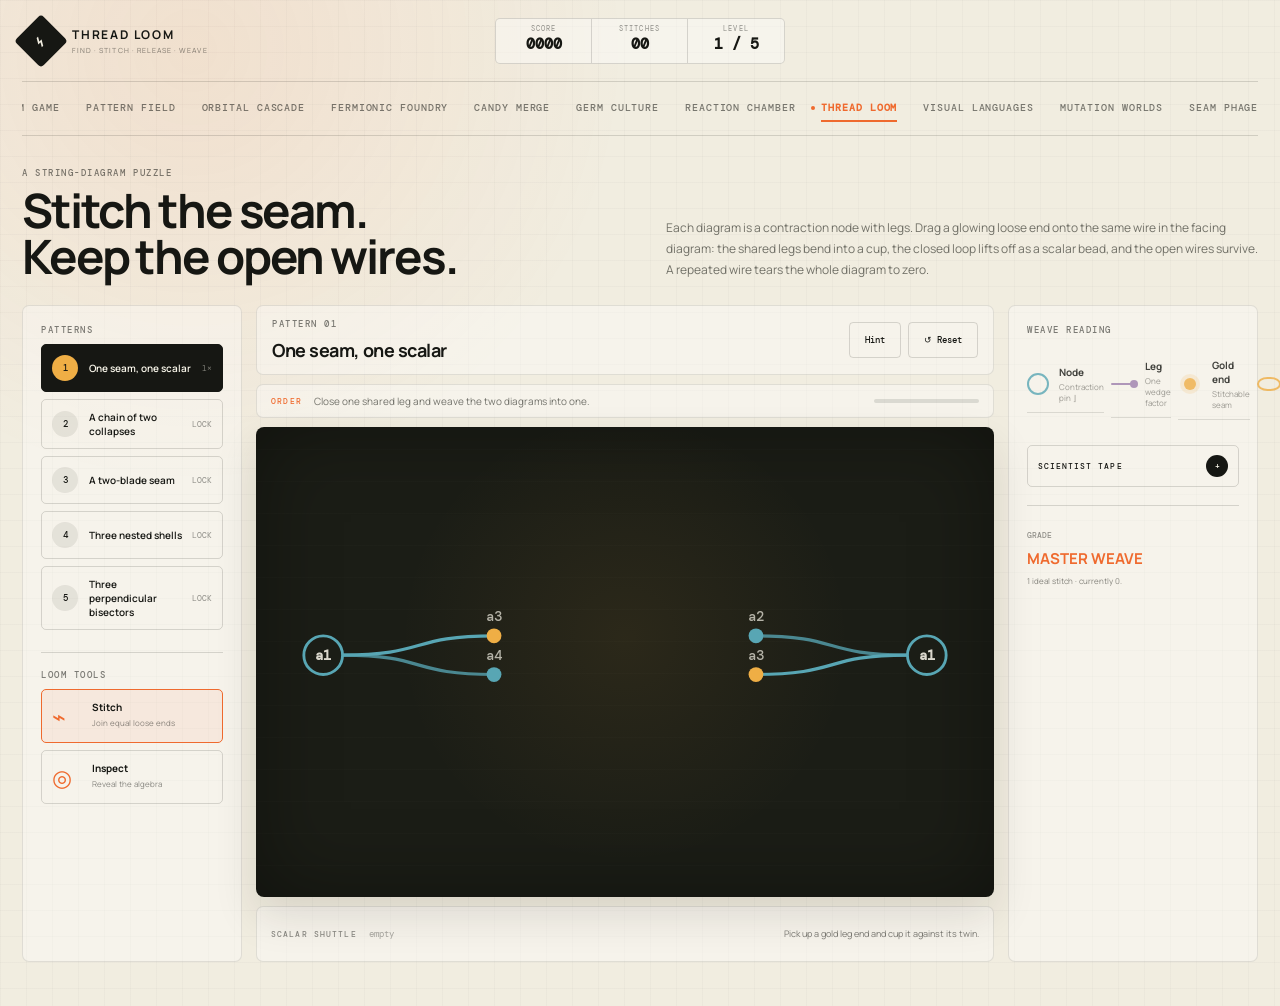
<file: operators/assop/canon/game/loom.html>
<!doctype html>
<html lang="en">
  <head>
    <meta charset="UTF-8" />
    <meta name="viewport" content="width=device-width, initial-scale=1.0" />
    <meta
      name="description"
      content="Thread Loom — stitch shared strands, release scalar beads, and weave expressions into normal form."
    />
    <title>Thread Loom — Sandhi</title>
    <link rel="stylesheet" href="loom.css?v=5" />
    <link rel="stylesheet" href="siteframe.css?v=3" />
    <link rel="stylesheet" href="sitenav.css?v=4" />
    <script src="sitenav.js?v=9" defer></script>
  </head>
  <body>
    <main class="loom-shell">
      <header class="loom-header">
        <a class="brand" href="index.html">
          <span class="brand-mark">⌁</span>
          <span><strong>THREAD LOOM</strong><small>FIND · STITCH · RELEASE · WEAVE</small></span>
        </a>

        <div class="hud">
          <div><small>SCORE</small><strong id="score">0000</strong></div>
          <div><small>STITCHES</small><strong id="moves">00</strong></div>
          <div><small>LEVEL</small><strong id="levelHud">1 / 5</strong></div>
        </div>

      </header>

      <nav class="site-nav" data-site-nav></nav>

      <section class="intro">
        <div>
          <p class="eyebrow">A STRING-DIAGRAM PUZZLE</p>
          <h1>Stitch the seam.<br />Keep the open wires.</h1>
        </div>
        <p>
          Each diagram is a contraction node with legs. Drag a glowing loose end
          onto the same wire in the facing diagram: the shared legs bend into a
          cup, the closed loop lifts off as a scalar bead, and the open wires
          survive. A repeated wire tears the whole diagram to zero.
        </p>
      </section>

      <section class="game-layout">
        <aside class="level-rail">
          <p class="eyebrow">PATTERNS</p>
          <div id="levelList"></div>

          <div class="toolbox">
            <p class="eyebrow">LOOM TOOLS</p>
            <button class="tool active" data-tool="stitch">
              <span>⌁</span>
              <b>Stitch</b>
              <small>Join equal loose ends</small>
            </button>
            <button class="tool" data-tool="inspect">
              <span>◎</span>
              <b>Inspect</b>
              <small>Reveal the algebra</small>
            </button>
          </div>
        </aside>

        <section class="loom-workbench">
          <div class="bench-bar">
            <div>
              <p class="eyebrow" id="levelKicker">PATTERN 01</p>
              <h2 id="levelTitle">One seam, one scalar</h2>
            </div>
            <div class="bench-actions">
              <button class="ghost-button" id="hintButton">Hint</button>
              <button class="ghost-button" id="resetButton">↺ Reset</button>
            </div>
          </div>

          <div class="objective">
            <span>ORDER</span>
            <p id="objective">Close the shared thread and leave one open bundle.</p>
            <div class="progress"><i id="progressBar"></i></div>
          </div>

          <div class="loom-stage" id="loomStage">
            <svg id="loomCanvas" class="loom-canvas" aria-label="String diagram board"></svg>
            <div id="burstLayer" class="burst-layer" aria-hidden="true"></div>
            <div id="zeroStamp" class="zero-stamp" hidden>= 0</div>
          </div>

          <div class="shuttle">
            <div>
              <span class="shuttle-label">SCALAR SHUTTLE</span>
              <div id="scalarTray" class="scalar-tray"><em>empty</em></div>
            </div>
            <p id="statusLine">Pick up a coloured thread end and stitch its twin.</p>
          </div>
        </section>

        <aside class="order-panel">
          <p class="eyebrow">WEAVE READING</p>
          <div class="legend">
            <article>
              <i class="swatch ring"></i>
              <div><b>Node</b><p>Contraction pin ⌋</p></div>
            </article>
            <article>
              <i class="swatch loose"></i>
              <div><b>Leg</b><p>One wedge factor</p></div>
            </article>
            <article>
              <i class="swatch seam"></i>
              <div><b>Gold end</b><p>Stitchable seam</p></div>
            </article>
            <article>
              <i class="swatch bead"></i>
              <div><b>Closed loop</b><p>Becomes the scalar</p></div>
            </article>
          </div>

          <div class="scientist" id="scientist">
            <div class="scientist-head">
              <span>SCIENTIST TAPE</span>
              <button id="tapeToggle" aria-label="Toggle scientist tape">+</button>
            </div>
            <div id="tapeBody" hidden>
              <small>ENGINE INPUT</small>
              <code id="engineInput">—</code>
              <small>ENGINE TARGET</small>
              <code id="engineTarget">—</code>
            </div>
          </div>

          <div class="grade">
            <span>GRADE</span>
            <strong id="grade">APPRENTICE</strong>
            <p id="gradeCopy">A clean stitch costs one move. Frayed attempts cost two.</p>
          </div>
        </aside>
      </section>
    </main>

    <div class="complete" id="complete" hidden>
      <div>
        <span class="complete-mark">⌁</span>
        <p class="eyebrow">PATTERN WOVEN</p>
        <h2 id="completeTitle">One bundle remains.</h2>
        <p id="completeCopy">The closed seam became a scalar bead; every open wire survived.</p>
        <div class="complete-stats">
          <div><small>STITCHES</small><strong id="endMoves">1</strong></div>
          <div><small>SCALARS</small><strong id="endScalars">1</strong></div>
          <div><small>GRADE</small><strong id="endGrade">S</strong></div>
        </div>
        <button class="solid-button" id="nextButton">Next pattern →</button>
      </div>
    </div>

    <script src="loom.js?v=5"></script>
  </body>
</html>
</file>
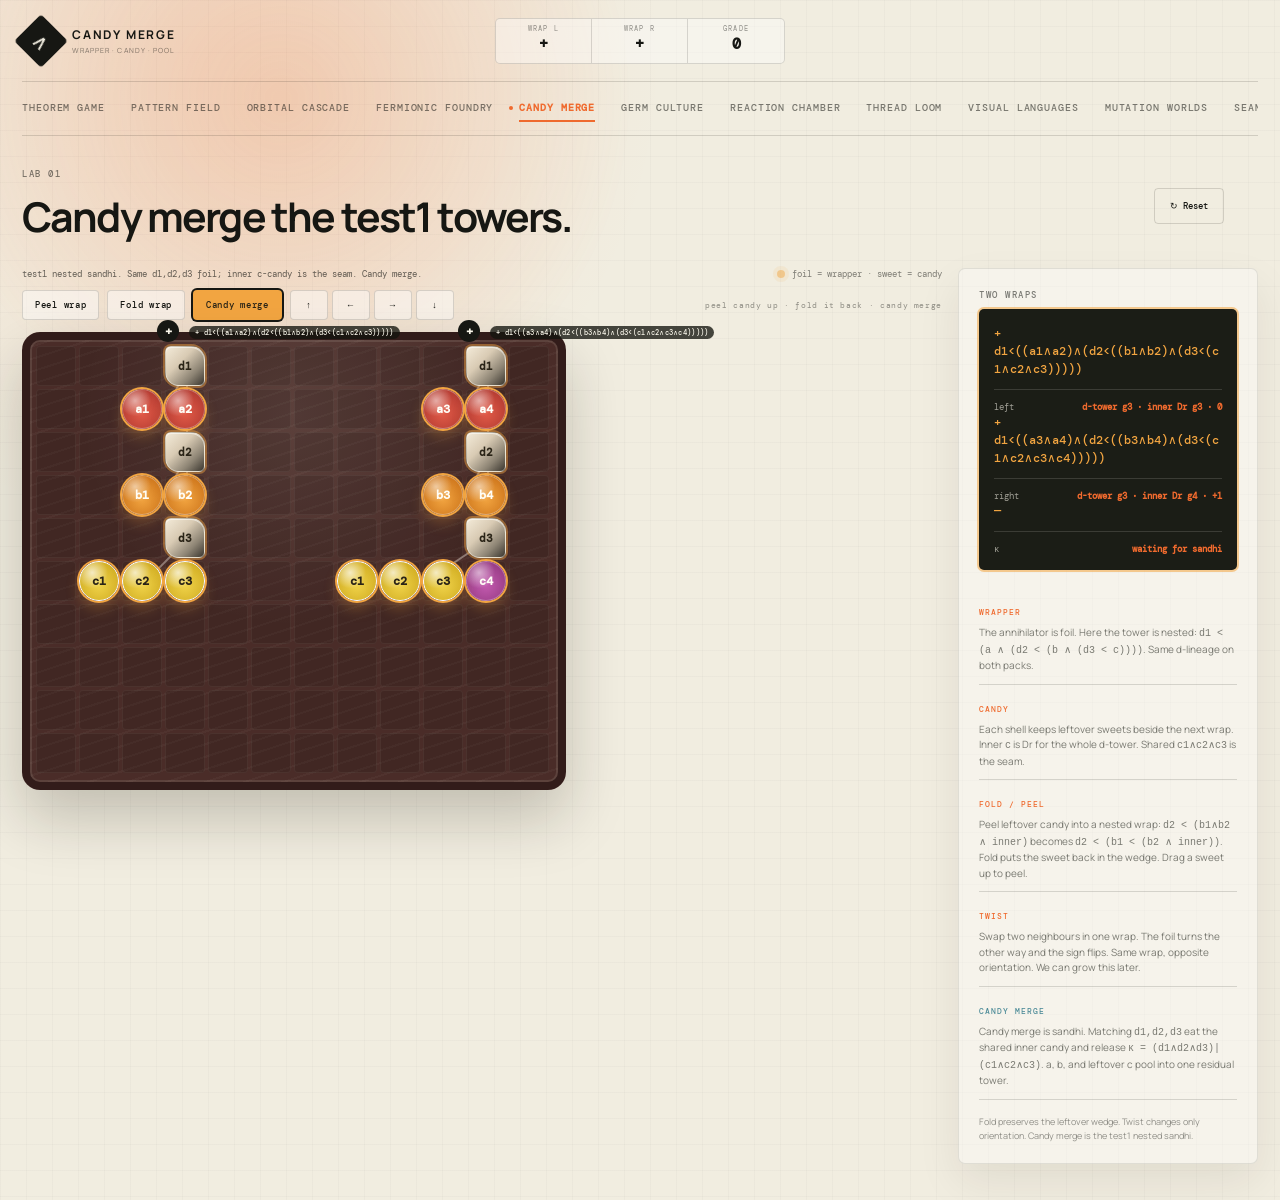
<file: operators/assop/canon/game/packets.html>
<!doctype html>
<html lang="en">
  <head>
    <meta charset="UTF-8" />
    <meta name="viewport" content="width=device-width, initial-scale=1.0" />
    <meta
      name="description"
      content="Candy merge — the annihilator is the wrapper, Dr is the candy, merge grows the pool."
    />
    <title>Candy Merge — Sandhi</title>
    <link rel="stylesheet" href="packets.css?v=16" />
    <link rel="stylesheet" href="siteframe.css?v=3" />
    <link rel="stylesheet" href="sitenav.css?v=4" />
    <script src="sitenav.js?v=10" defer></script>
  </head>
  <body>
    <div class="stage-glow"></div>

    <main class="packets-shell">
      <header class="packets-header">
        <a class="brand" href="index.html">
          <span class="brand-mark">∧</span>
          <span><strong>CANDY MERGE</strong><small>WRAPPER · CANDY · POOL</small></span>
        </a>
        <div class="hud">
          <div><small>WRAP L</small><strong id="signL">+</strong></div>
          <div><small>WRAP R</small><strong id="signR">+</strong></div>
          <div><small>GRADE</small><strong id="rungCount">0</strong></div>
        </div>
      </header>

      <nav class="site-nav" data-site-nav></nav>

      <section class="goalbar">
        <div>
          <p class="eyebrow" id="levelLabel">LAB 01</p>
          <h1 id="goalTitle">Candy merge the test1 towers.</h1>
        </div>
        <button class="ghost-button" id="resetButton">↻ Reset</button>
      </section>

      <section class="play">
        <div class="table-wrap">
          <div class="table-status">
            <span id="statusLine">Same d1,d2,d3 foil. Inner c-candy is the seam. Candy merge.</span>
            <span class="legend light"><i class="seam-dot"></i> foil = wrapper · sweet = candy</span>
          </div>

          <div class="kit" role="toolbar" aria-label="Piece controls">
            <button type="button" id="reshapeButton">Peel wrap</button>
            <button type="button" id="rotateButton">Fold wrap</button>
            <button type="button" class="candy" id="candyButton">Candy merge</button>
            <span class="kit-move">
              <button type="button" data-move="0,-1" aria-label="Move up">↑</button>
              <button type="button" data-move="-1,0" aria-label="Move left">←</button>
              <button type="button" data-move="1,0" aria-label="Move right">→</button>
              <button type="button" data-move="0,1" aria-label="Move down">↓</button>
            </span>
            <span class="kit-hint">peel candy up · fold it back · candy merge</span>
          </div>

          <div class="card-table" id="table">
            <div class="yard" id="yard" aria-hidden="true"></div>
            <div id="hand" class="pieces" aria-label="Wrapped candy"></div>
            <svg id="arcLayer" class="arc-layer" aria-hidden="true"></svg>
            <div id="fxLayer" class="fx-layer" aria-hidden="true"></div>
          </div>
        </div>

        <aside class="readout">
          <p class="eyebrow">TWO WRAPS</p>
          <div id="scalarCard" class="scalar-card fired">
            <div class="scalar-expr" id="exprL">+</div>
            <div class="scalar-meta"><span>left</span><b id="metaL">+</b></div>
            <div class="scalar-expr" id="exprR">+</div>
            <div class="scalar-meta"><span>right</span><b id="metaR">+</b></div>
            <div class="scalar-expr" id="kappaExpr">—</div>
            <div class="scalar-meta"><span>κ</span><b id="kappaMeta">waiting for sandhi</b></div>
          </div>

          <div class="rules">
            <article>
              <b>WRAPPER</b>
              <p>The annihilator is foil. Here the tower is nested: <code>d1 &lt; (a ∧ (d2 &lt; (b ∧ (d3 &lt; c))))</code>. Same d-lineage on both packs.</p>
            </article>
            <article>
              <b>CANDY</b>
              <p>Each shell keeps leftover sweets beside the next wrap. Inner <code>c</code> is Dr for the whole d-tower. Shared <code>c1∧c2∧c3</code> is the seam.</p>
            </article>
            <article>
              <b>FOLD / PEEL</b>
              <p>Peel leftover candy into a nested wrap: <code>d2 &lt; (b1∧b2 ∧ inner)</code> becomes <code>d2 &lt; (b1 &lt; (b2 ∧ inner))</code>. Fold puts the sweet back in the wedge. Drag a sweet up to peel.</p>
            </article>
            <article>
              <b>TWIST</b>
              <p>Swap two neighbours in one wrap. The foil turns the other way and the sign flips. Same wrap, opposite orientation. We can grow this later.</p>
            </article>
            <article class="warn">
              <b>CANDY MERGE</b>
              <p>Candy merge is sandhi. Matching <code>d1,d2,d3</code> eat the shared inner candy and release <code>κ = (d1∧d2∧d3)|(c1∧c2∧c3)</code>. a, b, and leftover c pool into one residual tower.</p>
            </article>
          </div>

          <p class="footnote">
            Fold preserves the leftover wedge. Twist changes only orientation.
            Candy merge is the test1 nested sandhi.
          </p>
        </aside>
      </section>
    </main>

    <script src="packets.js?v=21"></script>
  </body>
</html>
</file>
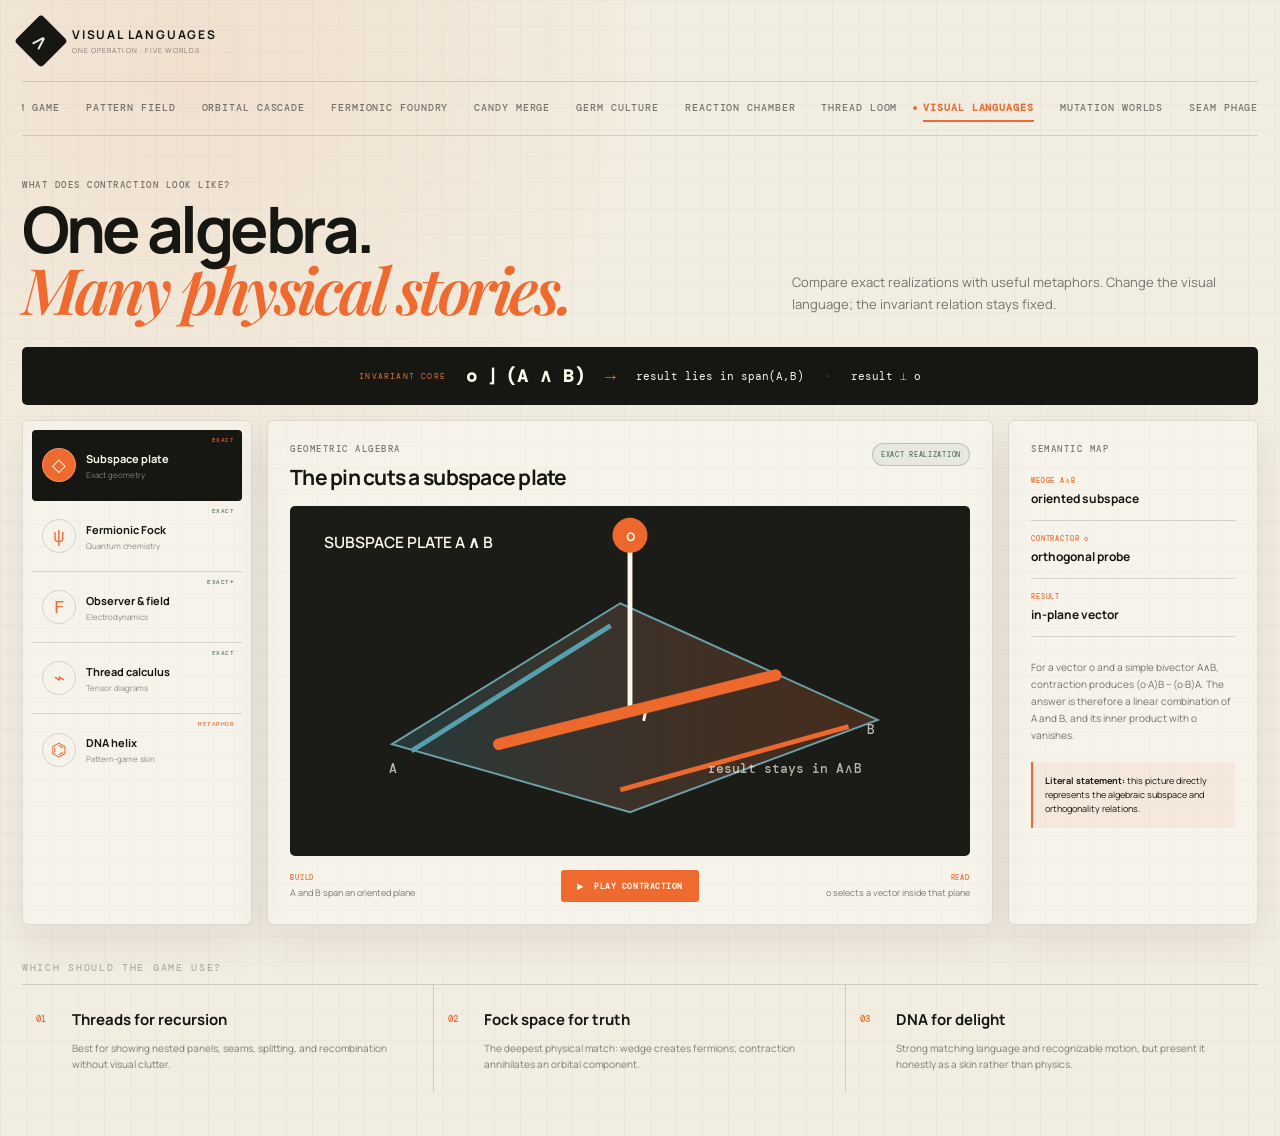
<file: operators/assop/canon/game/themes.html>
<!doctype html>
<html lang="en">
  <head>
    <meta charset="UTF-8" />
    <meta name="viewport" content="width=device-width, initial-scale=1.0" />
    <meta name="description" content="Five visual languages for wedge and contraction." />
    <title>Visual Languages — Sandhi</title>
    <link rel="stylesheet" href="themes.css?v=1" />
    <link rel="stylesheet" href="siteframe.css?v=3" />
    <link rel="stylesheet" href="sitenav.css?v=4" />
    <script src="sitenav.js?v=9" defer></script>
  </head>
  <body>
    <main class="themes-shell">
      <header>
        <a class="brand" href="index.html">
          <span class="brand-mark">∧</span>
          <span><strong>VISUAL LANGUAGES</strong><small>ONE OPERATION · FIVE WORLDS</small></span>
        </a>
      </header>

      <nav class="site-nav" data-site-nav></nav>

      <section class="themes-hero">
        <div>
          <p class="eyebrow">WHAT DOES CONTRACTION LOOK LIKE?</p>
          <h1>One algebra.<br /><em>Many physical stories.</em></h1>
        </div>
        <p>
          Compare exact realizations with useful metaphors. Change the visual
          language; the invariant relation stays fixed.
        </p>
      </section>

      <section class="formula-strip">
        <span class="formula-name">INVARIANT CORE</span>
        <strong>o ⌋ (A ∧ B)</strong>
        <span class="formula-arrow">→</span>
        <span>result lies in span(A,B)</span>
        <span class="formula-dot">·</span>
        <span>result ⟂ o</span>
      </section>

      <section class="themes-layout">
        <aside class="theme-picker" aria-label="Choose a visual language">
          <button class="active" data-theme="geometry">
            <i>◇</i><span><b>Subspace plate</b><small>Exact geometry</small></span><em>EXACT</em>
          </button>
          <button data-theme="fock">
            <i>ψ</i><span><b>Fermionic Fock</b><small>Quantum chemistry</small></span><em>EXACT</em>
          </button>
          <button data-theme="field">
            <i>F</i><span><b>Observer &amp; field</b><small>Electrodynamics</small></span><em>EXACT*</em>
          </button>
          <button data-theme="threads">
            <i>⌁</i><span><b>Thread calculus</b><small>Tensor diagrams</small></span><em>EXACT</em>
          </button>
          <button data-theme="dna">
            <i>⌬</i><span><b>DNA helix</b><small>Pattern-game skin</small></span><em>METAPHOR</em>
          </button>
        </aside>

        <section class="visual-stage" data-current-theme="geometry">
          <div class="stage-topline">
            <div>
              <p class="eyebrow" id="themeDomain">GEOMETRIC ALGEBRA</p>
              <h2 id="themeTitle">The pin cuts a subspace plate</h2>
            </div>
            <span id="truthBadge" class="truth-badge exact">EXACT REALIZATION</span>
          </div>

          <div id="themeVisual" class="theme-visual" aria-live="polite"></div>

          <div class="transport">
            <div>
              <small>BUILD</small>
              <span id="buildText">A and B span an oriented plane</span>
            </div>
            <button id="playButton"><span>▶</span> PLAY CONTRACTION</button>
            <div>
              <small>READ</small>
              <span id="readText">o selects a vector inside that plane</span>
            </div>
          </div>
        </section>

        <aside class="meaning-panel">
          <p class="eyebrow">SEMANTIC MAP</p>
          <div class="mapping">
            <div><small>WEDGE A∧B</small><strong id="wedgeMeaning">oriented subspace</strong></div>
            <div><small>CONTRACTOR o</small><strong id="contractorMeaning">orthogonal probe</strong></div>
            <div><small>RESULT</small><strong id="resultMeaning">in-plane vector</strong></div>
          </div>
          <p id="themeExplanation" class="theme-explanation"></p>
          <div id="caveat" class="caveat"></div>
        </aside>
      </section>

      <section class="comparison">
        <p class="eyebrow">WHICH SHOULD THE GAME USE?</p>
        <div>
          <article><span>01</span><h3>Threads for recursion</h3><p>Best for showing nested panels, seams, splitting, and recombination without visual clutter.</p></article>
          <article><span>02</span><h3>Fock space for truth</h3><p>The deepest physical match: wedge creates fermions; contraction annihilates an orbital component.</p></article>
          <article><span>03</span><h3>DNA for delight</h3><p>Strong matching language and recognizable motion, but present it honestly as a skin rather than physics.</p></article>
        </div>
      </section>
    </main>

    <script src="themes.js?v=1"></script>
  </body>
</html>
</file>
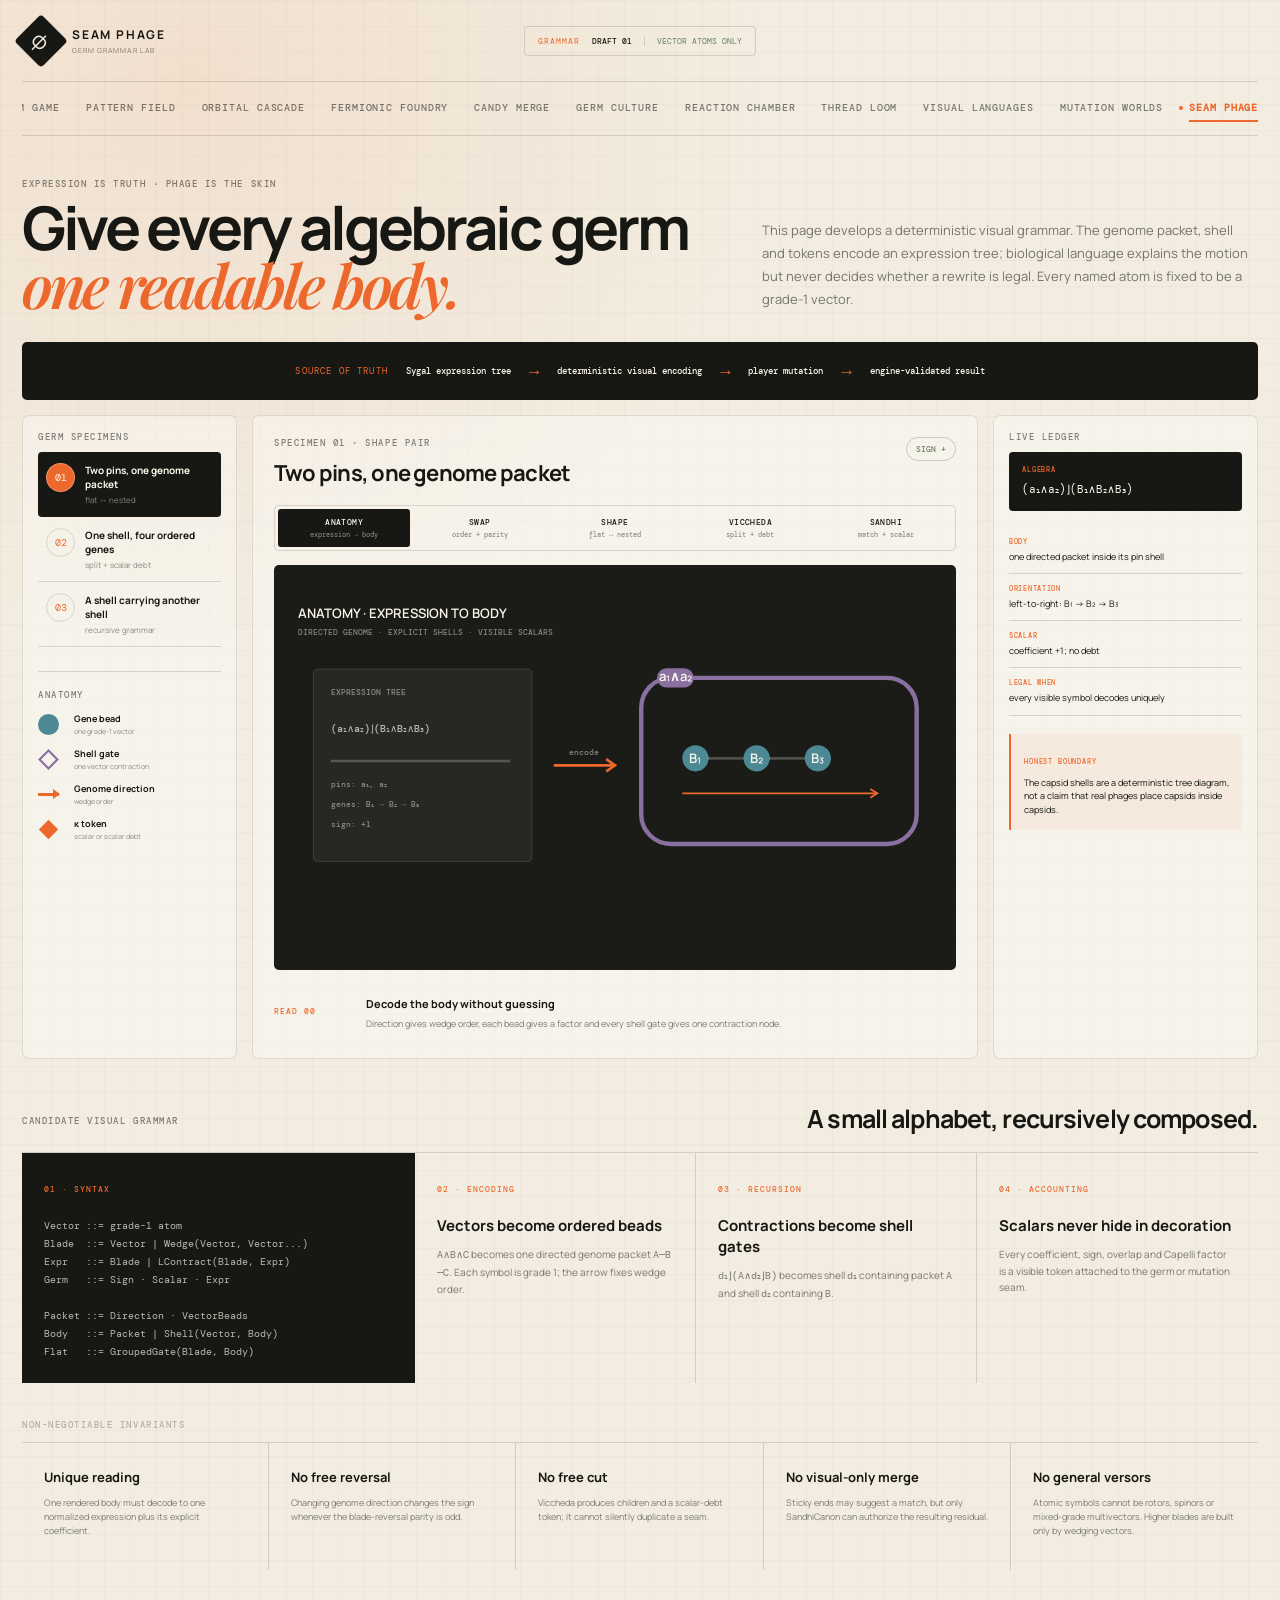
<file: operators/assop/canon/game/docs/visual/phage.html>
<!doctype html>
<html lang="en">
  <head>
    <meta charset="UTF-8" />
    <meta name="viewport" content="width=device-width, initial-scale=1.0" />
    <meta
      name="description"
      content="Interactive grammar lab for the Seam Phage visual language."
    />
    <title>Seam Phage — Germ Grammar Lab</title>
    <link rel="stylesheet" href="../../siteframe.css?v=3" />
    <link rel="stylesheet" href="../../sitenav.css?v=4" />
    <link rel="stylesheet" href="phage.css?v=2" />
    <script src="../../sitenav.js?v=9" defer></script>
  </head>
  <body>
    <main class="phage-shell">
      <header class="phage-header">
        <a class="brand" href="../../index.html">
          <span class="brand-mark">φ</span>
          <span><strong>SEAM PHAGE</strong><small>GERM GRAMMAR LAB</small></span>
        </a>
        <div class="status">
          <span>GRAMMAR</span>
          <b>DRAFT 01</b>
          <i>VECTOR ATOMS ONLY</i>
        </div>
      </header>

      <nav class="site-nav" data-site-nav></nav>

      <section class="hero">
        <div>
          <p class="eyebrow">EXPRESSION IS TRUTH · PHAGE IS THE SKIN</p>
          <h1>Give every algebraic germ <em>one readable body.</em></h1>
        </div>
        <p>
          This page develops a deterministic visual grammar. The genome packet,
          shell and tokens encode an expression tree; biological language explains
          the motion but never decides whether a rewrite is legal. Every named
          atom is fixed to be a grade-1 vector.
        </p>
      </section>

      <div class="truth-strip">
        <span>SOURCE OF TRUTH</span>
        <strong>Sygal expression tree</strong>
        <i>→</i>
        <strong>deterministic visual encoding</strong>
        <i>→</i>
        <strong>player mutation</strong>
        <i>→</i>
        <strong>engine-validated result</strong>
      </div>

      <section class="workbench">
        <aside class="example-rail">
          <p class="eyebrow">GERM SPECIMENS</p>
          <div id="exampleList"></div>

          <div class="anatomy-key">
            <p class="eyebrow">ANATOMY</p>
            <div><i class="key-gene"></i><span><b>Gene bead</b><small>one grade-1 vector</small></span></div>
            <div><i class="key-shell"></i><span><b>Shell gate</b><small>one vector contraction</small></span></div>
            <div><i class="key-arrow"></i><span><b>Genome direction</b><small>wedge order</small></span></div>
            <div><i class="key-token"></i><span><b>κ token</b><small>scalar or scalar debt</small></span></div>
          </div>
        </aside>

        <section class="grammar-stage">
          <div class="stage-heading">
            <div>
              <p class="eyebrow" id="specimenLabel"></p>
              <h2 id="specimenTitle"></h2>
            </div>
            <span class="sign-badge" id="signBadge">SIGN +</span>
          </div>

          <div class="mutation-switch" role="group" aria-label="Phage mutation">
            <button data-operation="encode">ANATOMY<small>expression → body</small></button>
            <button data-operation="swap">SWAP<small>order + parity</small></button>
            <button data-operation="shape">SHAPE<small>flat ↔ nested</small></button>
            <button data-operation="cut">VICCHEDA<small>split + debt</small></button>
            <button data-operation="merge">SANDHI<small>match + scalar</small></button>
          </div>

          <div class="visual-stage" id="phageStage"></div>

          <div class="step-reading">
            <span id="stepNumber"></span>
            <div><strong id="stepTitle"></strong><p id="stepText"></p></div>
          </div>
        </section>

        <aside class="ledger">
          <p class="eyebrow">LIVE LEDGER</p>
          <div class="ledger-expression">
            <span>ALGEBRA</span>
            <code id="algebraExpression"></code>
          </div>
          <dl>
            <div><dt>BODY</dt><dd id="bodyReading"></dd></div>
            <div><dt>ORIENTATION</dt><dd id="orientationReading"></dd></div>
            <div><dt>SCALAR</dt><dd id="scalarReading"></dd></div>
            <div><dt>LEGAL WHEN</dt><dd id="legalReading"></dd></div>
          </dl>
          <div class="boundary">
            <span>HONEST BOUNDARY</span>
            <p id="boundaryText"></p>
          </div>
        </aside>
      </section>

      <section class="grammar">
        <div class="section-heading">
          <p class="eyebrow">CANDIDATE VISUAL GRAMMAR</p>
          <h2>A small alphabet, recursively composed.</h2>
        </div>

        <div class="grammar-grid">
          <article class="syntax">
            <span>01 · SYNTAX</span>
            <pre>Vector ::= grade-1 atom
Blade  ::= Vector | Wedge(Vector, Vector...)
Expr   ::= Blade | LContract(Blade, Expr)
Germ   ::= Sign · Scalar · Expr

Packet ::= Direction · VectorBeads
Body   ::= Packet | Shell(Vector, Body)
Flat   ::= GroupedGate(Blade, Body)</pre>
          </article>

          <article>
            <span>02 · ENCODING</span>
            <h3>Vectors become ordered beads</h3>
            <p><code>A∧B∧C</code> becomes one directed genome packet <code>A—B—C</code>. Each symbol is grade 1; the arrow fixes wedge order.</p>
          </article>

          <article>
            <span>03 · RECURSION</span>
            <h3>Contractions become shell gates</h3>
            <p><code>d₁⌋(A∧d₂⌋B)</code> becomes shell <code>d₁</code> containing packet <code>A</code> and shell <code>d₂</code> containing <code>B</code>.</p>
          </article>

          <article>
            <span>04 · ACCOUNTING</span>
            <h3>Scalars never hide in decoration</h3>
            <p>Every coefficient, sign, overlap and Capelli factor is a visible token attached to the germ or mutation seam.</p>
          </article>
        </div>
      </section>

      <section class="invariants">
        <p class="eyebrow">NON-NEGOTIABLE INVARIANTS</p>
        <div>
          <article><b>Unique reading</b><p>One rendered body must decode to one normalized expression plus its explicit coefficient.</p></article>
          <article><b>No free reversal</b><p>Changing genome direction changes the sign whenever the blade-reversal parity is odd.</p></article>
          <article><b>No free cut</b><p>Viccheda produces children and a scalar-debt token; it cannot silently duplicate a seam.</p></article>
          <article><b>No visual-only merge</b><p>Sticky ends may suggest a match, but only SandhiCanon can authorize the resulting residual.</p></article>
          <article><b>No general versors</b><p>Atomic symbols cannot be rotors, spinors or mixed-grade multivectors. Higher blades are built only by wedging vectors.</p></article>
        </div>
      </section>
    </main>

    <script src="phage.js?v=2"></script>
  </body>
</html>
</file>
<file: operators/assop/canon/game/styles.css>
@import url("https://fonts.googleapis.com/css2?family=DM+Mono:wght@400;500&family=Manrope:wght@400;500;600;700&family=Playfair+Display:ital,wght@1,600&display=swap");

:root {
  --ink: #181711;
  --paper: #f3efe3;
  --paper-deep: #e8e0cf;
  --orange: #ed6a2c;
  --orange-dark: #c84d19;
  --blue: #426b72;
  --green: #69785d;
  --line: rgba(24, 23, 17, 0.17);
  --shadow: 0 20px 55px rgba(36, 29, 17, 0.12);
}

* { box-sizing: border-box; }

body {
  margin: 0;
  min-height: 100vh;
  overflow-x: hidden;
  color: var(--ink);
  background:
    linear-gradient(rgba(24, 23, 17, 0.025) 1px, transparent 1px),
    linear-gradient(90deg, rgba(24, 23, 17, 0.025) 1px, transparent 1px),
    var(--paper);
  background-size: 26px 26px;
  font-family: "Manrope", sans-serif;
}

button { color: inherit; font: inherit; }

.ambient {
  position: fixed;
  z-index: -1;
  border-radius: 50%;
  filter: blur(3px);
  opacity: 0.35;
}
.ambient-one {
  width: 520px; height: 520px; right: -220px; top: -180px;
  background: radial-gradient(circle, rgba(237,106,44,.3), transparent 68%);
}
.ambient-two {
  width: 420px; height: 420px; left: -220px; bottom: -190px;
  background: radial-gradient(circle, rgba(66,107,114,.25), transparent 68%);
}

.shell { width: min(1400px, calc(100% - 48px)); margin: 0 auto; padding-bottom: 40px; }

.topbar {
  height: 86px;
  display: grid;
  grid-template-columns: 1fr auto 1fr;
  align-items: center;
  border-bottom: 1px solid var(--line);
}

.brand { display: flex; align-items: center; gap: 12px; color: inherit; text-decoration: none; }
.brand-mark {
  display: grid; place-items: center; width: 38px; height: 38px;
  color: var(--paper); background: var(--ink); font-size: 24px;
  transform: rotate(45deg); border-radius: 3px;
}
.brand-mark::first-letter { transform: rotate(-45deg); }
.brand strong, .brand small { display: block; letter-spacing: .16em; }
.brand strong { font-size: 14px; }
.brand small { margin-top: 2px; font-size: 8px; opacity: .55; }

.scoreboard { display: flex; height: 46px; border: 1px solid var(--line); border-radius: 4px; }
.scoreboard div { min-width: 90px; padding: 7px 20px; border-right: 1px solid var(--line); text-align: center; }
.scoreboard div:last-child { border-right: 0; }
.scoreboard small, .scoreboard strong { display: block; }
.scoreboard small { font: 500 8px/1 "DM Mono", monospace; letter-spacing: .14em; opacity: .5; }
.scoreboard strong { margin-top: 6px; font: 500 14px/1 "DM Mono", monospace; }

.icon-button {
  justify-self: end; width: 38px; height: 38px; border: 1px solid var(--line);
  border-radius: 50%; background: transparent; cursor: pointer; font: 500 15px "DM Mono";
}
.icon-button:hover { border-color: var(--ink); background: rgba(255,255,255,.3); }
.top-actions { justify-self: end; display: flex; align-items: center; gap: 13px; min-width: 0; max-width: 100%; }

.hero {
  display: grid; grid-template-columns: 1.3fr .7fr; align-items: end;
  gap: 60px; padding: 52px 0 40px;
}
.eyebrow { margin: 0 0 12px; font: 500 10px "DM Mono", monospace; letter-spacing: .17em; opacity: .56; }
.hero h1 {
  margin: 0; max-width: 800px; font-size: clamp(42px, 5.5vw, 82px);
  line-height: .93; letter-spacing: -.055em; font-weight: 600;
}
.hero h1 em { color: var(--orange); font-family: "Playfair Display", serif; font-weight: 600; }
.hero-copy { max-width: 440px; margin: 0 0 6px; color: rgba(24,23,17,.64); font-size: 14px; line-height: 1.75; }

.game-layout { display: grid; grid-template-columns: 280px 1fr; gap: 18px; align-items: stretch; }

.mission-card {
  position: relative; overflow: hidden; min-height: 560px; padding: 28px;
  color: var(--paper); background: var(--ink); border-radius: 6px; box-shadow: var(--shadow);
}
.mission-number {
  position: absolute; right: -10px; top: -23px; color: rgba(243,239,227,.06);
  font: 600 140px/1 "DM Mono", monospace;
}
.mission-card .eyebrow { position: relative; color: var(--orange); opacity: 1; }
.mission-card h2 { position: relative; margin: 0 0 13px; font-size: 25px; letter-spacing: -.04em; }
.mission-card > p:not(.eyebrow) { position: relative; margin: 0; color: rgba(243,239,227,.58); font-size: 13px; line-height: 1.7; }
.goal { margin-top: 34px; padding: 17px 0; border-top: 1px solid rgba(243,239,227,.14); border-bottom: 1px solid rgba(243,239,227,.14); }
.goal span, .progress-label { font: 500 8px "DM Mono", monospace; letter-spacing: .13em; }
.goal span { color: rgba(243,239,227,.38); }
.goal div { margin-top: 9px; color: var(--orange); font: 400 14px "DM Mono", monospace; line-height: 1.5; }
.progress-label { display: flex; justify-content: space-between; margin-top: 34px; color: rgba(243,239,227,.5); }
.progress-track { height: 3px; margin-top: 10px; overflow: hidden; background: rgba(243,239,227,.13); }
.progress-track div { width: 0%; height: 100%; background: var(--orange); transition: width .45s ease; }

.secondary-button {
  position: absolute; left: 28px; right: 28px; bottom: 28px; width: calc(100% - 56px);
  padding: 13px; color: rgba(243,239,227,.65); border: 1px solid rgba(243,239,227,.16);
  border-radius: 3px; background: transparent; cursor: pointer; font-size: 11px;
}
.secondary-button:hover { color: var(--paper); border-color: rgba(243,239,227,.45); }

.board-wrap {
  min-width: 0; padding: 28px; background: rgba(255,255,255,.34);
  border: 1px solid rgba(24,23,17,.1); border-radius: 6px; box-shadow: var(--shadow);
}
.board-heading { display: flex; justify-content: space-between; align-items: end; gap: 20px; }
.board-heading h2 { margin: 0; font-size: 19px; letter-spacing: -.03em; }
.mode-switch { display: flex; padding: 3px; border: 1px solid var(--line); border-radius: 4px; }
.mode-switch button {
  padding: 8px 13px; border: 0; border-radius: 2px; background: transparent;
  cursor: pointer; font: 500 9px "DM Mono", monospace; letter-spacing: .08em;
}
.mode-switch button span { margin-left: 3px; opacity: .45; }
.mode-switch button.active { color: var(--paper); background: var(--ink); }

.message {
  margin: 22px 0 12px; padding: 10px 13px; color: rgba(24,23,17,.62);
  border-left: 2px solid var(--orange); background: rgba(237,106,44,.07);
  font: 400 11px "DM Mono", monospace;
}
.message.error { color: #962f22; border-color: #962f22; background: rgba(150,47,34,.08); }
.message.success { color: #405a36; border-color: var(--green); background: rgba(105,120,93,.1); }

.board {
  display: grid; grid-template-columns: repeat(3, minmax(190px, 1fr));
  gap: 12px; min-height: 350px; align-content: start;
}
.panel {
  position: relative; min-height: 146px; padding: 16px; overflow: hidden;
  border: 1px solid var(--line); border-radius: 4px; background: var(--paper);
  cursor: pointer; text-align: left; transition: transform .18s ease, border-color .18s, box-shadow .18s;
  animation: panel-in .35s both;
}
@keyframes panel-in { from { opacity: 0; transform: translateY(7px); } }
.panel:hover { transform: translateY(-3px); border-color: rgba(24,23,17,.38); box-shadow: 0 12px 25px rgba(36,29,17,.09); }
.panel.selected { border: 2px solid var(--orange); padding: 15px; box-shadow: 0 0 0 3px rgba(237,106,44,.14); }
.panel-index { position: absolute; right: 12px; top: 10px; opacity: .25; font: 9px "DM Mono", monospace; }
.panel-up { display: inline-flex; align-items: center; gap: 7px; font: 500 10px "DM Mono", monospace; letter-spacing: .08em; }
.panel-up::before { content: ""; width: 7px; height: 7px; border-radius: 50%; background: var(--blue); }
.panel-expression { display: flex; align-items: center; gap: 12px; margin-top: 14px; white-space: nowrap; font: 500 15px "DM Mono", monospace; }
.panel-glyph { flex: 0 0 74px; height: 74px; --tile-color: var(--orange); }
.panel[data-up="α"] .panel-glyph, .panel[data-up="a"] .panel-glyph { --tile-color: var(--blue); }
.panel[data-up="β"] .panel-glyph, .panel[data-up="n"] .panel-glyph { --tile-color: var(--green); }
.panel[data-up="Ω"] .panel-glyph, .panel[data-up="z"] .panel-glyph { --tile-color: #765f79; }
.panel[data-up="e"] .panel-glyph, .panel[data-up="m"] .panel-glyph { --tile-color: #a4772c; }
.panel-glyph svg { display: block; width: 100%; height: 100%; overflow: visible; }
.panel-glyph .glyph-label { fill: rgba(24,23,17,.85); font: 700 15px "Manrope", sans-serif; text-anchor: middle; }
.panel-glyph .glyph-pin-line { stroke: var(--ink); stroke-width: 3.5; stroke-linecap: round; opacity: .85; }
.panel-glyph .glyph-pin-head { fill: var(--ink); }
.panel-glyph .glyph-pin { fill: var(--paper); font: 700 10px "Manrope", sans-serif; text-anchor: middle; }
.operator { color: var(--orange); }
.chain { display: flex; align-items: center; min-width: 0; }
.node {
  display: grid; place-items: center; flex: 0 0 auto; width: 31px; height: 31px;
  border: 1px solid rgba(24,23,17,.25); border-radius: 50%; background: #faf7ee;
  font: 500 11px "DM Mono", monospace;
}
.edge { width: 18px; height: 1px; background: rgba(24,23,17,.35); }
.panel-meta { position: absolute; left: 16px; bottom: 13px; opacity: .4; font: 8px "DM Mono", monospace; letter-spacing: .1em; }

.legend { display: flex; flex-wrap: wrap; gap: 20px; margin-top: 19px; color: rgba(24,23,17,.46); font: 9px "DM Mono", monospace; }
.dot { display: inline-block; width: 7px; height: 7px; margin-right: 5px; border-radius: 50%; }
.dot-up { background: var(--blue); }.dot-seam { background: var(--orange); }.dot-zero { background: var(--green); }

dialog {
  width: min(520px, calc(100% - 40px)); padding: 38px; color: var(--ink);
  border: 0; border-radius: 7px; background: var(--paper); box-shadow: 0 30px 100px rgba(0,0,0,.3);
}
dialog::backdrop { background: rgba(24,23,17,.68); backdrop-filter: blur(4px); }
dialog h2 { margin: 0; font-size: 34px; }
dialog ol { padding-left: 21px; color: rgba(24,23,17,.7); line-height: 1.7; }
dialog li { margin: 11px 0; }
.dialog-close { position: absolute; right: 18px; top: 14px; border: 0; background: transparent; cursor: pointer; font-size: 25px; }
.fine-print { padding-top: 17px; border-top: 1px solid var(--line); color: rgba(24,23,17,.5); font-size: 11px; line-height: 1.6; }

.level-complete {
  position: fixed; z-index: 10; inset: 0; display: grid; place-items: center;
  padding: 20px; background: rgba(24,23,17,.76); backdrop-filter: blur(8px);
}
.level-complete[hidden] { display: none; }
.level-complete > div { width: min(500px, 100%); padding: 50px; text-align: center; background: var(--paper); border-radius: 7px; }
.completion-mark { display: block; color: var(--orange); font-size: 60px; line-height: 1; }
.level-complete h2 { margin: 10px 0; font-size: 32px; }
.level-complete p:not(.eyebrow) { color: rgba(24,23,17,.58); font-size: 13px; line-height: 1.7; }
.primary-button { margin-top: 15px; padding: 13px 22px; color: var(--paper); border: 0; border-radius: 3px; background: var(--orange); cursor: pointer; font-weight: 600; }
.primary-button:hover { background: var(--orange-dark); }

@media (max-width: 950px) {
  .hero { grid-template-columns: 1fr; gap: 24px; }
  .game-layout { grid-template-columns: 1fr; }
  .mission-card { min-height: 360px; }
  .board { grid-template-columns: repeat(2, minmax(180px, 1fr)); }
}

@media (max-width: 650px) {
  .shell { width: min(100% - 24px, 1400px); }
  .topbar { grid-template-columns: 1fr auto; }
  .scoreboard { position: fixed; z-index: 5; left: 12px; right: 12px; bottom: 10px; height: 50px; background: var(--ink); color: var(--paper); border: 0; box-shadow: var(--shadow); }
  .scoreboard div { flex: 1; min-width: 0; }
  .top-actions { grid-column: 2; grid-row: 1; min-width: 0; }
  .hero { padding-top: 36px; }
  .hero h1 { font-size: 44px; }
  .board-heading { align-items: start; flex-direction: column; }
  .board { grid-template-columns: 1fr; }
  .panel { min-height: 130px; }
  .mission-card, .board-wrap { padding: 22px; }
  .secondary-button { left: 22px; right: 22px; width: calc(100% - 44px); }
  body { padding-bottom: 70px; }
}
</file>
<file: operators/assop/canon/game/siteframe.css>
/* Shared outer frame for every Sandhi page.
 * Page styles own their content; this file owns the viewport, shell, header,
 * brand, HUD and mobile frame geometry. */

:root {
  --ink: #161713;
  --deep: #1b1d16;
  --paper: #f1ede0;
  --cream: #fbf8ec;
  --orange: #ef6a2e;
  --amber: #f2a541;
  --blue: #4d8b98;
  --line: rgba(22, 23, 19, .15);
}

body {
  margin: 0;
  min-height: 100vh;
  color: var(--ink);
  font-family: "Manrope", sans-serif;
  background:
    radial-gradient(circle at 15% 5%, rgba(239, 106, 46, .10), transparent 30%),
    linear-gradient(rgba(22, 23, 19, .025) 1px, transparent 1px),
    linear-gradient(90deg, rgba(22, 23, 19, .025) 1px, transparent 1px),
    var(--paper);
  background-size: auto, 26px 26px, 26px 26px;
  overflow-x: hidden;
}

.shell,
.field-shell,
.cascade-shell,
.foundry-shell,
.packets-shell,
.germ-shell,
.chamber-shell,
.loom-shell,
.themes-shell {
  width: min(1500px, calc(100% - 44px));
  margin: 0 auto;
  padding-bottom: 44px;
}

.topbar,
.field-header,
.cascade-header,
.foundry-header,
.packets-header,
.germ-header,
.chamber-header,
.loom-header,
.themes-shell > header {
  display: grid;
  grid-template-columns: 1fr auto 1fr;
  align-items: center;
  gap: 20px;
  width: 100%;
  height: 82px;
  min-height: 82px;
  padding: 0;
  border-bottom: 1px solid var(--line);
}

.brand {
  display: flex;
  align-items: center;
  gap: 12px;
  color: inherit;
  text-decoration: none;
}

.brand-mark {
  display: grid;
  place-items: center;
  width: 38px;
  height: 38px;
  color: var(--paper);
  background: var(--ink);
  border-radius: 4px;
  box-shadow: none;
  font-size: 21px;
  transform: rotate(45deg);
}

.brand strong,
.brand small {
  display: block;
  letter-spacing: .15em;
}

.brand strong { font-size: 12px; }
.brand small { margin-top: 3px; font-size: 7px; opacity: .5; }

.hud,
.scoreboard {
  display: flex;
  justify-self: center;
  width: auto;
  height: 46px;
  min-height: 46px;
  color: inherit;
  border: 1px solid var(--line);
  border-radius: 5px;
  background: rgba(255, 255, 255, .4);
  box-shadow: none;
}

.hud div,
.scoreboard div {
  min-width: 96px;
  padding: 6px 18px;
  text-align: center;
  border-right: 1px solid var(--line);
}

.hud div:last-child,
.scoreboard div:last-child { border-right: 0; }

.hud small,
.hud strong,
.scoreboard small,
.scoreboard strong {
  display: block;
  font-family: "DM Mono", monospace;
}

.hud small,
.scoreboard small {
  font-size: 7px;
  line-height: 1;
  letter-spacing: .15em;
  opacity: .45;
}

.hud strong,
.scoreboard strong {
  margin-top: 5px;
  font-size: 15px;
  line-height: 1;
}

.top-actions {
  justify-self: end;
}

/* Shared play layout: goal, board, rules column, complete banner. */

.eyebrow {
  margin: 0 0 8px;
  font: 500 9px "DM Mono", monospace;
  letter-spacing: .17em;
  opacity: .55;
}

.goalbar {
  display: grid;
  grid-template-columns: 1fr auto auto;
  gap: 34px;
  align-items: center;
  padding: 32px 0 24px;
}
.goalbar h1 {
  margin: 0;
  font-size: clamp(26px, 3.2vw, 42px);
  letter-spacing: -.045em;
}
.goal-progress { display: flex; align-items: center; gap: 12px; min-width: 210px; }
.goal-track {
  flex: 1; height: 4px; overflow: hidden;
  background: rgba(20, 21, 15, .14); border-radius: 3px;
}
.goal-track div {
  width: 0%; height: 100%; background: var(--orange); transition: width .4s ease;
}
.goal-progress span { font: 500 10px "DM Mono", monospace; }

.ghost-button {
  padding: 11px 15px; border: 1px solid var(--line); border-radius: 4px;
  background: transparent; cursor: pointer; font: 500 9px "DM Mono", monospace;
}
.ghost-button:hover { border-color: var(--ink); background: rgba(255, 255, 255, .45); }

.play {
  display: grid;
  grid-template-columns: minmax(560px, 1fr) 300px;
  gap: 16px;
  align-items: start;
}

.board-panel {
  position: relative;
  padding: 22px;
  border: 1px solid rgba(20, 21, 15, .1);
  border-radius: 7px;
  background: var(--deep);
  box-shadow: 0 24px 60px rgba(28, 22, 10, .22);
}
.board-top {
  display: flex;
  justify-content: space-between;
  align-items: center;
  gap: 14px;
  margin-bottom: 16px;
  color: rgba(251, 248, 236, .62);
  font: 9px "DM Mono", monospace;
}
.legend { display: flex; align-items: center; gap: 7px; opacity: .8; }
.seam-dot {
  width: 8px; height: 8px; border-radius: 50%; background: var(--amber);
  box-shadow: 0 0 0 4px rgba(242, 165, 65, .18);
}

.readout {
  padding: 20px;
  border: 1px solid rgba(20, 21, 15, .1);
  border-radius: 7px;
  background: rgba(255, 255, 255, .36);
  box-shadow: 0 18px 44px rgba(35, 28, 16, .08);
}
.scalar-card {
  padding: 15px; border-radius: 5px; background: var(--deep); color: var(--cream);
}
.scalar-card.empty { text-align: center; color: rgba(251, 248, 236, .5); }
.scalar-card.empty span { display: block; font-size: 30px; color: var(--orange); }
.scalar-card.empty p { margin: 8px 0 0; font-size: 10px; line-height: 1.6; }
.scalar-card.fired { box-shadow: 0 0 0 2px rgba(242, 165, 65, .55); }
.scalar-expr { color: var(--amber); font: 500 12px/1.5 "DM Mono", monospace; overflow-wrap: anywhere; }
.scalar-meta {
  display: flex; justify-content: space-between; gap: 10px;
  margin-top: 11px; padding-top: 11px; border-top: 1px solid rgba(251, 248, 236, .14);
  color: rgba(251, 248, 236, .6); font: 9px "DM Mono", monospace;
}
.scalar-meta b { color: var(--orange); }
.scalar-meta b.cold { color: var(--blue); }

.rules { margin-top: 18px; }
.rules article { padding: 10px 0; border-bottom: 1px solid var(--line); }
.rules b { font: 500 8px "DM Mono", monospace; letter-spacing: .13em; color: var(--orange); }
.rules p { margin: 5px 0 0; color: rgba(20, 21, 15, .55); font-size: 10px; line-height: 1.55; }
.rules .warn b { color: var(--blue); }
.footnote { margin: 15px 0 0; color: rgba(20, 21, 15, .45); font-size: 9px; line-height: 1.6; }
.footnote code { font-size: 9px; }

.banner {
  position: fixed; z-index: 20; inset: 0; display: grid; place-items: center;
  padding: 20px; background: rgba(20, 21, 15, .78); backdrop-filter: blur(7px);
}
.banner[hidden] { display: none; }
.banner > div {
  width: min(460px, 100%); padding: 42px; text-align: center;
  color: var(--ink); background: var(--paper); border-radius: 8px;
}
.banner span { display: block; font-size: 50px; color: var(--orange); line-height: 1; }
.banner h2 { margin: 8px 0 10px; font-size: 27px; letter-spacing: -.035em; }
.banner p:not(.eyebrow) { margin: 0; color: rgba(20, 21, 15, .58); font-size: 12px; line-height: 1.7; }
.solid-button {
  margin-top: 20px; padding: 13px 22px; color: var(--cream); border: 0;
  border-radius: 4px; background: var(--orange); cursor: pointer; font-weight: 600;
}
.solid-button:hover { background: #d1521a; }

@media (max-width: 1080px) {
  .play { grid-template-columns: 1fr; }
  .readout { order: -1; }
  .rules { display: grid; grid-template-columns: repeat(2, 1fr); gap: 0 22px; }
}

@media (max-width: 780px) {
  .shell,
  .field-shell,
  .cascade-shell,
  .foundry-shell,
  .packets-shell,
  .germ-shell,
  .chamber-shell,
  .loom-shell,
  .themes-shell {
    width: calc(100% - 22px);
    padding-bottom: 40px;
  }

  .topbar,
  .field-header,
  .cascade-header,
  .foundry-header,
  .packets-header,
  .germ-header,
  .chamber-header,
  .loom-header,
  .themes-shell > header {
    grid-template-columns: 1fr auto;
    height: auto;
    min-height: 0;
    padding: 14px 0;
    gap: 10px;
  }

  .hud,
  .scoreboard {
    position: static;
    grid-column: 1 / -1;
    width: 100%;
    height: 46px;
    color: inherit;
    background: rgba(255, 255, 255, .4);
    border: 1px solid var(--line);
    box-shadow: none;
  }

  .hud div,
  .scoreboard div {
    flex: 1;
    min-width: 0;
    padding: 6px 8px;
  }

  .play { grid-template-columns: 1fr; }
  .readout { order: -1; }
  .goalbar { grid-template-columns: 1fr; gap: 16px; padding: 22px 0; }
  .ghost-button { justify-self: start; }
  .rules { display: grid; grid-template-columns: 1fr; }
}
</file>
<file: operators/assop/canon/game/sitenav.css>
/* Shared top navigation: same bar, same place, same order on every page. */

.site-nav {
  display: flex;
  align-items: center;
  justify-content: flex-start;
  gap: 26px;
  width: 100%;
  padding: 13px 0;
  border-bottom: 1px solid var(--line);
  overflow-x: auto;
  scrollbar-width: none;
}
.site-nav::-webkit-scrollbar { display: none; }

.site-nav a {
  position: relative;
  flex: 0 0 auto;
  color: inherit;
  font: 500 10px "DM Mono", monospace;
  letter-spacing: .09em;
  text-transform: uppercase;
  text-decoration: none;
  white-space: nowrap;
  padding: 6px 0;
  border-bottom: 2px solid transparent;
  opacity: .55;
  transition: color .15s, border-color .15s, opacity .15s;
}

.site-nav a:hover {
  color: var(--orange);
  opacity: 1;
}

.site-nav a[aria-current="page"] {
  color: var(--orange);
  border-bottom-color: var(--orange);
  opacity: 1;
  font-weight: 600;
  pointer-events: none;
}

.site-nav a[aria-current="page"]::before {
  content: "";
  position: absolute;
  left: -10px;
  top: 50%;
  width: 4px;
  height: 4px;
  margin-top: -2px;
  border-radius: 50%;
  background: var(--orange);
}

@media (max-width: 860px) {
  .site-nav { gap: 18px; padding: 10px 0; }
  .site-nav a { font-size: 9px; }
}
</file>
<file: operators/assop/canon/game/docs/visual/visual.css>
@import url("https://fonts.googleapis.com/css2?family=DM+Mono:wght@400;500&family=Manrope:wght@400;500;600;700&family=Playfair+Display:ital,wght@1,600&display=swap");

:root {
  --ink: #171813;
  --deep: #1b1c18;
  --paper: #f2ede0;
  --cream: #fbf7ea;
  --orange: #ed682d;
  --blue: #4d8995;
  --violet: #8a70a0;
  --green: #688064;
  --gold: #ba8433;
  --line: rgba(23, 24, 19, .14);
}

* { box-sizing: border-box; }
body {
  margin: 0;
  min-height: 100vh;
  color: var(--ink);
  font-family: "Manrope", sans-serif;
  background:
    linear-gradient(rgba(23,24,19,.025) 1px, transparent 1px),
    linear-gradient(90deg, rgba(23,24,19,.025) 1px, transparent 1px),
    var(--paper);
  background-size: 26px 26px;
}
button { color: inherit; font: inherit; }
.shell { width: min(1500px, calc(100% - 44px)); margin: auto; padding-bottom: 46px; }

header {
  height: 82px;
  display: flex;
  align-items: center;
  justify-content: space-between;
  border-bottom: 1px solid var(--line);
}
.brand { display: flex; align-items: center; gap: 12px; color: inherit; text-decoration: none; }
.brand-mark {
  display: grid;
  place-items: center;
  width: 38px;
  height: 38px;
  color: var(--paper);
  background: var(--ink);
  border-radius: 4px;
  transform: rotate(45deg);
  font-size: 20px;
}
.brand strong, .brand small { display: block; letter-spacing: .15em; }
.brand strong { font-size: 12px; }
.brand small { margin-top: 3px; font-size: 7px; opacity: .5; }
.formula {
  display: flex;
  align-items: center;
  gap: 14px;
  padding: 10px 14px;
  border: 1px solid var(--line);
  border-radius: 4px;
  font: 9px "DM Mono", monospace;
}
.formula span { color: var(--orange); letter-spacing: .14em; }
.formula b { font-weight: 500; }

.eyebrow {
  margin: 0 0 9px;
  font: 500 9px "DM Mono", monospace;
  letter-spacing: .17em;
  opacity: .52;
}
.hero {
  display: grid;
  grid-template-columns: 1.15fr .85fr;
  align-items: end;
  gap: 70px;
  padding: 42px 0 28px;
}
.hero h1 {
  max-width: 820px;
  margin: 0;
  font-size: clamp(38px, 4.6vw, 67px);
  line-height: .96;
  letter-spacing: -.055em;
}
.hero h1 em { color: var(--orange); font-family: "Playfair Display", serif; font-weight: 600; }
.hero > p { max-width: 500px; margin: 0 0 5px; color: rgba(23,24,19,.57); font-size: 13px; line-height: 1.75; }

.lab {
  display: grid;
  grid-template-columns: 220px minmax(560px, 1fr) 260px;
  gap: 15px;
}
.world-picker, .stage-card, .decision-panel {
  border: 1px solid rgba(23,24,19,.11);
  border-radius: 7px;
  background: rgba(255,255,255,.34);
}
.world-picker, .decision-panel { padding: 14px; }
.world-button {
  position: relative;
  display: grid;
  grid-template-columns: 34px 1fr;
  align-items: center;
  gap: 10px;
  width: 100%;
  min-height: 65px;
  padding: 9px;
  border: 0;
  border-bottom: 1px solid var(--line);
  background: transparent;
  cursor: pointer;
  text-align: left;
}
.world-button:last-child { border-bottom: 0; }
.world-button i {
  display: grid;
  place-items: center;
  width: 34px;
  height: 34px;
  color: var(--orange);
  border: 1px solid var(--line);
  border-radius: 50%;
  font: normal 16px "DM Mono", monospace;
}
.world-button b, .world-button small { display: block; }
.world-button b { font-size: 10px; }
.world-button small { margin-top: 3px; font-size: 8px; opacity: .48; }
.world-button.active { color: var(--cream); background: var(--ink); border-radius: 4px; }
.world-button.active i { color: var(--cream); border-color: rgba(255,255,255,.22); background: var(--orange); }

.stage-card { padding: 21px; }
.stage-heading { display: flex; align-items: start; justify-content: space-between; gap: 20px; }
.stage-heading h2 { margin: 0; font-size: 22px; letter-spacing: -.035em; }
.truth-badge {
  padding: 6px 9px;
  color: var(--green);
  border: 1px solid rgba(104,128,100,.35);
  border-radius: 14px;
  font: 500 7px "DM Mono", monospace;
  letter-spacing: .1em;
}
.truth-badge.metaphor { color: var(--orange); border-color: rgba(237,104,45,.35); }

.operation-tabs {
  display: grid;
  grid-template-columns: repeat(4, 1fr);
  margin-top: 18px;
  padding: 3px;
  border: 1px solid var(--line);
  border-radius: 5px;
}
.operation-tabs button {
  display: grid;
  grid-template-columns: auto 1fr;
  column-gap: 7px;
  padding: 8px 9px;
  border: 0;
  border-radius: 3px;
  background: transparent;
  cursor: pointer;
  text-align: left;
  font: 500 8px "DM Mono", monospace;
  letter-spacing: .07em;
}
.operation-tabs button span { grid-row: 1 / 3; align-self: center; color: var(--orange); }
.operation-tabs button small { margin-top: 2px; font-size: 7px; letter-spacing: 0; opacity: .45; }
.operation-tabs button.active { color: var(--cream); background: var(--ink); }

.visual-stage {
  height: 390px;
  margin-top: 14px;
  overflow: hidden;
  color: var(--cream);
  border-radius: 5px;
  background: var(--deep);
}
.visual-stage svg { display: block; width: 100%; height: 100%; }
.v-title { fill: var(--cream); font: 600 15px "Manrope", sans-serif; }
.v-label { fill: rgba(251,247,234,.68); font: 500 12px "DM Mono", monospace; }
.v-small { fill: rgba(251,247,234,.48); font: 500 9px "DM Mono", monospace; }
.v-line { fill: none; stroke: rgba(251,247,234,.3); stroke-width: 3; }
.v-orange { fill: none; stroke: var(--orange); stroke-width: 7; stroke-linecap: round; }
.v-blue { fill: none; stroke: var(--blue); stroke-width: 7; stroke-linecap: round; }
.v-violet { fill: none; stroke: var(--violet); stroke-width: 7; stroke-linecap: round; }
.v-green { fill: none; stroke: var(--green); stroke-width: 7; stroke-linecap: round; }
.v-gold { fill: none; stroke: var(--gold); stroke-width: 7; stroke-linecap: round; }
.pulse { animation: pulse .9s ease both; transform-origin: center; }
.arrive { animation: arrive .65s ease both; }
@keyframes pulse { 50% { opacity: .45; transform: scale(1.035); } }
@keyframes arrive { from { opacity: 0; transform: translateY(-18px); } }

.operation-reading {
  display: grid;
  grid-template-columns: 70px 180px 1fr;
  align-items: center;
  gap: 12px;
  min-height: 65px;
  padding-top: 14px;
}
.operation-reading span { color: var(--orange); font: 500 8px "DM Mono", monospace; letter-spacing: .12em; }
.operation-reading strong { font-size: 11px; }
.operation-reading p { margin: 0; color: rgba(23,24,19,.55); font-size: 9px; line-height: 1.55; }

.scores { margin-bottom: 25px; }
.score { margin-bottom: 13px; }
.score-label { display: flex; justify-content: space-between; font: 8px "DM Mono", monospace; }
.score-label span { opacity: .5; }
.score-track { height: 4px; margin-top: 6px; background: rgba(23,24,19,.1); }
.score-track i { display: block; height: 100%; background: var(--orange); }
.mapping { padding-top: 16px; border-top: 1px solid var(--line); }
.mapping dl { margin: 0; }
.mapping div { padding: 9px 0; border-bottom: 1px solid var(--line); }
.mapping dt { color: var(--orange); font: 500 7px "DM Mono", monospace; letter-spacing: .1em; }
.mapping dd { margin: 4px 0 0; font-size: 9px; }
.verdict { margin-top: 18px; padding: 13px; color: var(--cream); background: var(--ink); border-radius: 4px; }
.verdict span { color: var(--orange); font: 500 7px "DM Mono", monospace; letter-spacing: .12em; }
.verdict p { margin: 7px 0 0; color: rgba(251,247,234,.68); font-size: 9px; line-height: 1.55; }

.shortlist { margin-top: 35px; }
.shortlist > div { display: grid; grid-template-columns: repeat(4, 1fr); border-top: 1px solid var(--line); }
.shortlist article { position: relative; padding: 22px 25px 8px 45px; border-right: 1px solid var(--line); }
.shortlist article:last-child { border-right: 0; }
.shortlist article > span { position: absolute; left: 13px; top: 25px; color: var(--orange); font: 9px "DM Mono", monospace; }
.shortlist h3 { margin: 0; font-size: 14px; }
.shortlist p { color: rgba(23,24,19,.52); font-size: 9px; line-height: 1.6; }

@media (max-width: 1120px) {
  .lab { grid-template-columns: 190px 1fr; }
  .decision-panel { grid-column: 1 / -1; display: grid; grid-template-columns: 1fr 1fr 1fr; gap: 24px; }
  .scores { margin: 0; }
  .mapping { padding: 0; border: 0; }
  .verdict { margin: 0; }
}
@media (max-width: 760px) {
  .shell { width: calc(100% - 22px); }
  header { height: auto; min-height: 82px; }
  .formula { display: none; }
  .hero { grid-template-columns: 1fr; gap: 16px; padding: 28px 0 22px; }
  .lab { grid-template-columns: 1fr; }
  .world-picker { overflow-x: auto; }
  #worldList { display: flex; }
  .world-button { min-width: 170px; border-right: 1px solid var(--line); border-bottom: 0; }
  .operation-tabs { grid-template-columns: repeat(2, 1fr); }
  .visual-stage { height: 320px; }
  .operation-reading { grid-template-columns: 1fr; gap: 5px; }
  .decision-panel { grid-column: auto; grid-template-columns: 1fr; }
  .shortlist > div { grid-template-columns: 1fr 1fr; }
  .shortlist article:nth-child(2) { border-right: 0; }
}
</file>
<file: operators/assop/canon/game/cascade.css>
@import url("https://fonts.googleapis.com/css2?family=DM+Mono:wght@400;500&family=Manrope:wght@400;500;600;700&family=Playfair+Display:ital,wght@1,600&display=swap");

:root {
  --ink: #14150f;
  --deep: #1b1d16;
  --paper: #f1ede0;
  --cream: #fbf8ec;
  --orange: #f06a2a;
  --amber: #f2a541;
  --blue: #4d8b98;
  --violet: #9a7fb0;
  --green: #6f9068;
  --line: rgba(20, 21, 15, .15);
}

* { box-sizing: border-box; }

body {
  margin: 0;
  min-height: 100vh;
  color: var(--ink);
  font-family: "Manrope", sans-serif;
  background:
    linear-gradient(rgba(20,21,15,.025) 1px, transparent 1px),
    linear-gradient(90deg, rgba(20,21,15,.025) 1px, transparent 1px),
    var(--paper);
  background-size: 26px 26px;
  overflow-x: hidden;
}
body.shake { animation: shake .32s ease; }
@keyframes shake {
  25% { transform: translate(3px, -2px); }
  50% { transform: translate(-3px, 2px); }
  75% { transform: translate(2px, 1px); }
}

button { color: inherit; font: inherit; }

.stage-glow {
  position: fixed; inset: -20% 40% 55% -15%; z-index: -1; border-radius: 50%;
  background: radial-gradient(circle, rgba(240,106,42,.22), transparent 65%);
  filter: blur(6px);
}

.cascade-shell { width: min(1420px, calc(100% - 44px)); margin: auto; padding-bottom: 46px; }

/* Header ------------------------------------------------------------- */

.cascade-header {
  height: 82px; display: grid; grid-template-columns: 1fr auto 1fr;
  align-items: center; border-bottom: 1px solid var(--line);
}
.brand { display: flex; align-items: center; gap: 12px; color: inherit; text-decoration: none; }
.brand-mark {
  display: grid; place-items: center; width: 37px; height: 37px;
  color: var(--paper); background: var(--ink); border-radius: 4px;
  transform: rotate(45deg); font-size: 21px;
}
.brand strong, .brand small { display: block; letter-spacing: .15em; }
.brand strong { font-size: 12px; }
.brand small { margin-top: 3px; font-size: 7px; opacity: .5; }

.hud { display: flex; height: 46px; border: 1px solid var(--line); border-radius: 5px; background: rgba(255,255,255,.4); }
.hud div { min-width: 96px; padding: 6px 18px; text-align: center; border-right: 1px solid var(--line); }
.hud div:last-child { border-right: 0; }
.hud small, .hud strong { display: block; font-family: "DM Mono", monospace; }
.hud small { font-size: 7px; letter-spacing: .15em; opacity: .45; }
.hud strong { margin-top: 5px; font-size: 15px; }
.hud-chain.hot strong { color: var(--orange); animation: chain-pop .4s ease; }
@keyframes chain-pop { 40% { transform: scale(1.45); } }

nav { justify-self: end; display: flex; gap: 20px; }
nav a {
  color: inherit; font: 500 9px "DM Mono", monospace; text-decoration: none;
  border-bottom: 1px solid var(--line); padding-bottom: 3px;
}
nav a:hover { color: var(--orange); border-color: var(--orange); }

/* Goal bar ------------------------------------------------------------ */

.eyebrow { margin: 0 0 8px; font: 500 9px "DM Mono", monospace; letter-spacing: .17em; opacity: .55; }

.goalbar {
  display: grid; grid-template-columns: 1fr auto auto; gap: 34px;
  align-items: center; padding: 34px 0 26px;
}
.goalbar h1 { margin: 0; font-size: clamp(28px, 3.4vw, 44px); letter-spacing: -.045em; }
.goal-progress { display: flex; align-items: center; gap: 12px; min-width: 220px; }
.goal-track { flex: 1; height: 4px; overflow: hidden; background: rgba(20,21,15,.14); border-radius: 3px; }
.goal-track div { width: 0%; height: 100%; background: var(--orange); transition: width .4s ease; }
.goal-progress span { font: 500 10px "DM Mono", monospace; }
.ghost-button {
  padding: 11px 15px; border: 1px solid var(--line); border-radius: 4px;
  background: transparent; cursor: pointer; font: 500 9px "DM Mono", monospace;
}
.ghost-button:hover { border-color: var(--ink); background: rgba(255,255,255,.45); }

/* Layout -------------------------------------------------------------- */

.play { display: grid; grid-template-columns: minmax(560px, 1fr) 290px; gap: 16px; }

.board-panel {
  position: relative; padding: 22px; border: 1px solid rgba(20,21,15,.1);
  border-radius: 7px; background: var(--deep); box-shadow: 0 24px 60px rgba(28,22,10,.22);
}
.board-top {
  display: flex; justify-content: space-between; align-items: center;
  margin-bottom: 16px; color: rgba(251,248,236,.62); font: 9px "DM Mono", monospace;
}
.legend { display: flex; align-items: center; gap: 7px; opacity: .8; }
.seam-dot {
  width: 8px; height: 8px; border-radius: 50%; background: var(--amber);
  box-shadow: 0 0 0 4px rgba(242,165,65,.18);
}

.board {
  display: grid; grid-template-columns: repeat(3, 1fr); gap: 14px;
}

/* Tower --------------------------------------------------------------- */

.tower {
  position: relative; padding: 12px 10px 10px; border-radius: 8px; cursor: pointer;
  background: #21231b; border: 1px solid rgba(251,248,236,.1);
  transition: transform .16s ease, border-color .16s, box-shadow .16s;
  animation: tower-in .32s cubic-bezier(.2,.9,.3,1.3) both;
}
@keyframes tower-in { from { opacity: 0; transform: translateY(-22px) scale(.9); } }
.tower:hover { transform: translateY(-4px); border-color: rgba(251,248,236,.3); }
.tower.selected {
  border-color: var(--orange);
  box-shadow: 0 0 0 2px rgba(240,106,42,.35), 0 14px 34px rgba(240,106,42,.22);
}
.tower.dockable { border-color: var(--amber); animation: dockable 1.4s ease-in-out infinite; }
@keyframes dockable {
  50% { box-shadow: 0 0 0 3px rgba(242,165,65,.26); }
}
.tower.zeroable { border-color: rgba(77,139,152,.75); border-style: dashed; }
.zero-badge {
  position: absolute; top: -8px; right: 10px; padding: 2px 7px; border-radius: 9px;
  color: var(--deep); background: var(--blue); font: 700 9px "DM Mono", monospace;
}
.tower.collapsing { animation: collapse .42s ease forwards; }
@keyframes collapse {
  40% { transform: scale(1.07); }
  100% { opacity: 0; transform: scale(.55) translateY(12px); }
}
.tower.pauli { animation: pauli .45s ease forwards; }
@keyframes pauli {
  30% { filter: brightness(2.4); transform: scale(1.1); }
  100% { opacity: 0; transform: scale(.3) rotate(8deg); }
}
.tower.resonant { animation: resonant .5s ease; }
@keyframes resonant {
  35% { transform: scale(1.09); box-shadow: 0 0 0 5px rgba(240,106,42,.3); }
}

.tower-head {
  display: flex; justify-content: space-between; align-items: center;
  color: rgba(251,248,236,.45); font: 500 8px "DM Mono", monospace; letter-spacing: .1em;
}
.tower-power { color: var(--amber); }

.shell {
  position: relative; margin-top: 8px; padding: 7px 9px 9px;
  border-radius: 6px; border: 1px solid rgba(251,248,236,.14);
  background: rgba(251,248,236,.04);
}
.shell + .shell { margin-top: 6px; }
.shell-pin {
  position: absolute; left: 9px; top: -8px; padding: 1px 6px; border-radius: 8px;
  color: var(--deep); background: var(--pin-color, var(--blue));
  font: 700 9px "DM Mono", monospace;
}
.chips { display: flex; flex-wrap: wrap; gap: 4px; margin-top: 7px; }
.chip {
  padding: 3px 7px; border-radius: 4px; color: rgba(251,248,236,.82);
  background: rgba(251,248,236,.1); font: 500 10px "DM Mono", monospace;
}
.core { border-color: rgba(242,165,65,.4); background: rgba(242,165,65,.07); }
.core .chip { color: #2a2417; background: rgba(242,165,65,.75); }
.core .chip.shared { background: var(--orange); color: #fff5ea; animation: shared-pulse 1.2s ease-in-out infinite; }
.chip.clash { background: var(--blue); color: #12201f; text-decoration: line-through; }
@keyframes shared-pulse { 50% { box-shadow: 0 0 10px rgba(240,106,42,.9); } }

/* Sparks -------------------------------------------------------------- */

.spark-layer { position: absolute; inset: 0; pointer-events: none; }
.spark {
  position: absolute; transform: translate(-50%, -50%);
  color: var(--amber); font: 600 13px "DM Mono", monospace; white-space: nowrap;
  text-shadow: 0 0 18px rgba(242,165,65,.8);
  animation: spark-rise 1.1s cubic-bezier(.2,.8,.3,1) forwards;
}
.spark b { display: block; font-size: 26px; color: var(--orange); }
@keyframes spark-rise {
  0% { opacity: 0; transform: translate(-50%, -50%) scale(.6); }
  25% { opacity: 1; transform: translate(-50%, -60%) scale(1.1); }
  100% { opacity: 0; transform: translate(-50%, -145%) scale(1); }
}

/* Readout ------------------------------------------------------------- */

.readout {
  padding: 22px; border: 1px solid rgba(20,21,15,.1); border-radius: 7px;
  background: rgba(255,255,255,.36); box-shadow: 0 18px 44px rgba(35,28,16,.08);
}
.scalar-card { padding: 15px; border-radius: 5px; background: var(--deep); color: var(--cream); }
.scalar-card.empty { text-align: center; color: rgba(251,248,236,.5); }
.scalar-card.empty span { display: block; font-size: 30px; color: var(--orange); }
.scalar-card.empty p { margin: 8px 0 0; font-size: 10px; line-height: 1.6; }
.scalar-expr { color: var(--amber); font: 500 13px/1.5 "DM Mono", monospace; overflow-wrap: anywhere; }
.scalar-meta { margin-top: 11px; padding-top: 11px; border-top: 1px solid rgba(251,248,236,.14); display: flex; justify-content: space-between; font: 9px "DM Mono", monospace; color: rgba(251,248,236,.6); }
.scalar-meta b { color: var(--orange); }

.rules { margin-top: 20px; }
.rules article { padding: 11px 0; border-bottom: 1px solid var(--line); }
.rules b { font: 500 8px "DM Mono", monospace; letter-spacing: .13em; color: var(--orange); }
.rules p { margin: 5px 0 0; color: rgba(20,21,15,.55); font-size: 10px; line-height: 1.55; }
.rules .warn b { color: var(--blue); }
.footnote { margin: 16px 0 0; color: rgba(20,21,15,.45); font-size: 9px; line-height: 1.6; }
.footnote code { font-size: 9px; }

/* Banner -------------------------------------------------------------- */

.banner {
  position: fixed; z-index: 20; inset: 0; display: grid; place-items: center;
  padding: 20px; background: rgba(20,21,15,.78); backdrop-filter: blur(7px);
}
.banner[hidden] { display: none; }
.banner > div {
  width: min(460px, 100%); padding: 44px; text-align: center;
  background: var(--paper); border-radius: 8px;
  animation: banner-in .35s cubic-bezier(.2,.9,.3,1.25) both;
}
@keyframes banner-in { from { opacity: 0; transform: scale(.92) translateY(14px); } }
.banner span { display: block; font-size: 52px; color: var(--orange); line-height: 1; }
.banner h2 { margin: 8px 0 10px; font-size: 28px; letter-spacing: -.035em; }
.banner p:not(.eyebrow) { margin: 0; color: rgba(20,21,15,.58); font-size: 12px; line-height: 1.7; }
.solid-button {
  margin-top: 20px; padding: 13px 22px; color: var(--cream); border: 0;
  border-radius: 4px; background: var(--orange); cursor: pointer; font-weight: 600;
}
.solid-button:hover { background: #d1521a; }

/* Responsive ----------------------------------------------------------- */

@media (max-width: 1080px) {
  .play { grid-template-columns: 1fr; }
  .readout { order: -1; }
  .rules { display: grid; grid-template-columns: repeat(2, 1fr); gap: 0 22px; }
}

@media (max-width: 720px) {
  .cascade-shell { width: calc(100% - 22px); }
  .cascade-header { grid-template-columns: 1fr auto; height: auto; padding: 14px 0; gap: 10px; }
  nav { display: none; }
  .hud { grid-column: 1 / -1; }
  .hud div { flex: 1; min-width: 0; padding: 6px 8px; }
  .goalbar { grid-template-columns: 1fr; gap: 16px; padding: 22px 0; }
  .ghost-button { justify-self: start; }
  .board { grid-template-columns: repeat(2, 1fr); gap: 10px; }
  .board-panel { padding: 14px; }
  .rules { grid-template-columns: 1fr; }
  .chip { font-size: 9px; padding: 2px 5px; }
}
</file>
<file: operators/assop/canon/game/chamber.css>
@import url("https://fonts.googleapis.com/css2?family=DM+Mono:wght@400;500&family=Manrope:wght@400;500;600;700&display=swap");

:root {
  --ink: #14150f;
  --deep: #191b14;
  --panel: #23261d;
  --paper: #f1ede0;
  --cream: #fbf8ec;
  --orange: #f06a2a;
  --amber: #f2a541;
  --blue: #4fa3b5;
  --violet: #a98cc0;
  --green: #7fb069;
  --red: #e2564a;
  --line: rgba(20, 21, 15, .15);
}

* { box-sizing: border-box; }

body {
  margin: 0; min-height: 100vh; color: var(--ink);
  font-family: "Manrope", sans-serif;
  background:
    linear-gradient(rgba(20,21,15,.025) 1px, transparent 1px),
    linear-gradient(90deg, rgba(20,21,15,.025) 1px, transparent 1px),
    var(--paper);
  background-size: 26px 26px;
}
button, input { color: inherit; font: inherit; }

.chamber-shell { width: min(1500px, calc(100% - 44px)); margin: auto; padding-bottom: 44px; }

.chamber-header {
  height: 80px; display: flex; justify-content: space-between; align-items: center;
  border-bottom: 1px solid var(--line);
}
.brand { display: flex; align-items: center; gap: 12px; color: inherit; text-decoration: none; }
.brand-mark {
  display: grid; place-items: center; width: 37px; height: 37px;
  color: var(--paper); background: var(--ink); border-radius: 4px; font-size: 19px;
}
.brand strong, .brand small { display: block; letter-spacing: .15em; }
.brand strong { font-size: 12px; }
.brand small { margin-top: 3px; font-size: 7px; opacity: .5; }
nav { display: flex; gap: 20px; }
nav a {
  color: inherit; font: 500 9px "DM Mono", monospace; text-decoration: none;
  border-bottom: 1px solid var(--line); padding-bottom: 3px;
}
nav a:hover { color: var(--orange); border-color: var(--orange); }

.eyebrow { margin: 0 0 9px; font: 500 9px "DM Mono", monospace; letter-spacing: .17em; opacity: .55; }

.chamber-intro {
  display: grid; grid-template-columns: .9fr 1.1fr; gap: 40px;
  align-items: end; padding: 32px 0 26px;
}
.chamber-intro h1 { margin: 0; font-size: clamp(30px, 3.6vw, 46px); letter-spacing: -.045em; }
.chamber-intro p { margin: 0; color: rgba(20,21,15,.6); font-size: 12px; line-height: 1.75; }
code { font-family: "DM Mono", monospace; font-size: .92em; }

.chamber-body { display: grid; grid-template-columns: 230px minmax(520px, 1fr) 290px; gap: 16px; }

/* Case rail ----------------------------------------------------------- */

.case-rail, .bloom-column {
  padding: 20px; border: 1px solid rgba(20,21,15,.1); border-radius: 7px;
  background: rgba(255,255,255,.38);
}
.case-rail button {
  display: block; width: 100%; margin-bottom: 7px; padding: 11px 12px; text-align: left;
  border: 1px solid var(--line); border-radius: 5px; background: transparent; cursor: pointer;
}
.case-rail button:hover { border-color: var(--ink); background: rgba(255,255,255,.6); }
.case-rail button.active { border-color: var(--orange); background: rgba(240,106,42,.1); }
.case-rail button b { display: block; font-size: 11px; }
.case-rail button span {
  display: block; margin-top: 4px; font: 8px "DM Mono", monospace;
  letter-spacing: .1em; opacity: .5;
}
.engine-note { margin-top: 18px; padding-top: 14px; border-top: 1px solid var(--line); }
.engine-note b { font: 500 8px "DM Mono", monospace; letter-spacing: .13em; color: var(--orange); }
.engine-note p {
  margin: 7px 0 0; font: 10px/1.6 "DM Mono", monospace; color: rgba(20,21,15,.62);
  overflow-wrap: anywhere;
}

/* Stage ---------------------------------------------------------------- */

.stage-column { display: flex; flex-direction: column; gap: 10px; }

.stage-bar {
  display: flex; justify-content: space-between; align-items: center; gap: 14px;
  padding: 10px 14px; border: 1px solid rgba(20,21,15,.1); border-radius: 7px;
  background: rgba(255,255,255,.38);
}
#phaseLabel { font: 500 9px "DM Mono", monospace; letter-spacing: .15em; color: var(--orange); }
.controls { display: flex; align-items: center; gap: 8px; }
.ghost-button, .solid-button {
  padding: 9px 13px; border-radius: 4px; cursor: pointer; font: 500 9px "DM Mono", monospace;
}
.ghost-button { border: 1px solid var(--line); background: transparent; }
.ghost-button:hover { border-color: var(--ink); }
.solid-button { border: 0; color: var(--cream); background: var(--orange); }
.solid-button:hover { background: #d1521a; }
.solid-button:disabled, .ghost-button:disabled { opacity: .4; cursor: default; }
.speed { display: flex; align-items: center; gap: 6px; }
.speed span { font: 8px "DM Mono", monospace; opacity: .5; }
.speed input { width: 72px; accent-color: var(--orange); }

.stage {
  position: relative; min-height: 430px; padding: 26px;
  display: grid; place-items: center; overflow: hidden;
  border-radius: 8px; background:
    radial-gradient(circle at 50% 42%, rgba(240,106,42,.12), transparent 58%), var(--deep);
  box-shadow: inset 0 0 80px rgba(0,0,0,.4);
}
.stage.flash { animation: stage-flash .5s ease; }
@keyframes stage-flash { 30% { background-color: #3a2a16; } }
.stage.zero { animation: stage-zero .5s ease; }
@keyframes stage-zero { 30% { background-color: #3b1c19; } }

.arc-layer { position: absolute; z-index: 3; inset: 0; width: 100%; height: 100%; pointer-events: none; }
.arc-layer path {
  fill: none; stroke: var(--amber); stroke-width: 1.4; opacity: 0; stroke-linecap: round;
  stroke-dasharray: var(--len); stroke-dashoffset: var(--len);
  transition: opacity .2s, stroke-width .2s;
}
.arc-layer path.drawn { opacity: .28; animation: draw .45s ease forwards; }
.arc-layer path.active { opacity: 1; stroke: var(--orange); stroke-width: 3.2; }
@keyframes draw { to { stroke-dashoffset: 0; } }

.panels {
  position: relative;
  display: flex; flex-wrap: wrap; justify-content: center; align-items: center; gap: 30px;
}

/* Ladder --------------------------------------------------------------- */

.ladder {
  position: relative; padding: 14px 16px 16px; border-radius: 9px;
  background: var(--panel); border: 1px solid rgba(251,248,236,.1);
  transition: transform .45s cubic-bezier(.3,.9,.4,1.2), opacity .35s, border-color .3s;
  animation: ladder-in .4s cubic-bezier(.2,.9,.3,1.3) both;
}
@keyframes ladder-in { from { opacity: 0; transform: scale(.9) translateY(10px); } }
.ladder.docking { border-color: var(--amber); }
.ladder.dock-left { transform: translateX(18px); }
.ladder.dock-right { transform: translateX(-18px); }
.ladder.consumed { opacity: 0; transform: scale(.7); }
.ladder.arriving { animation: arrive .55s cubic-bezier(.2,.9,.3,1.3) both; }
@keyframes arrive { from { opacity: 0; transform: scale(.72); } }
.ladder.shatter { animation: shatter .55s ease forwards; }
@keyframes shatter {
  25% { filter: brightness(2.2); transform: scale(1.06); }
  100% { opacity: 0; transform: scale(.4) rotate(6deg); }
}
.ladder-title {
  margin-bottom: 10px; color: rgba(251,248,236,.4);
  font: 500 8px "DM Mono", monospace; letter-spacing: .12em;
}

.rung { position: relative; display: flex; align-items: center; gap: 10px; height: 46px; }
.rung + .rung { border-top: 1px dashed rgba(251,248,236,.08); }
.rung-line { position: absolute; left: 62px; right: 8px; height: 1px; background: rgba(251,248,236,.14); }

.pin {
  position: relative; z-index: 2; min-width: 46px; padding: 5px 9px; text-align: center;
  border-radius: 4px; color: #14150f; background: var(--pin, var(--blue));
  font: 700 11px "DM Mono", monospace;
}
.pin.paired { box-shadow: 0 0 0 3px rgba(240,106,42,.45); }

.slots { position: relative; z-index: 2; display: flex; gap: 9px; }
.slot {
  display: grid; place-items: center; width: 34px; height: 34px; border-radius: 50%;
  color: rgba(251,248,236,.85); background: rgba(251,248,236,.1);
  border: 1px solid rgba(251,248,236,.16);
  font: 500 10px "DM Mono", monospace;
  transition: transform .3s, background .3s, box-shadow .3s;
}
.slot.seam { color: #221b0c; background: var(--amber); border-color: var(--amber); }
.slot.seam.pulsing { animation: seam-pulse .9s ease-in-out infinite; }
@keyframes seam-pulse {
  50% { transform: scale(1.18); box-shadow: 0 0 22px rgba(242,165,65,.8); }
}
.slot.fresh {
  color: #16210f; background: var(--green); border-color: var(--green);
  animation: fresh-in .5s cubic-bezier(.2,.9,.3,1.5) both;
}
@keyframes fresh-in { from { opacity: 0; transform: scale(.3) translateY(-16px); } }

.stamp {
  position: absolute; inset: 0; display: grid; place-items: center; pointer-events: none;
  color: var(--red); font: 700 84px "DM Mono", monospace; letter-spacing: -.04em;
  text-shadow: 0 0 40px rgba(226,86,74,.6);
  animation: stamp-in .5s cubic-bezier(.2,.9,.3,1.4) both;
}
.stamp[hidden] { display: none; }
@keyframes stamp-in { from { opacity: 0; transform: scale(2.2); } }

/* Tally ---------------------------------------------------------------- */

.tally {
  display: flex; align-items: center; gap: 14px; padding: 13px 16px;
  border: 1px solid rgba(20,21,15,.1); border-radius: 7px; background: rgba(255,255,255,.38);
}
.tally-label { font: 500 8px "DM Mono", monospace; letter-spacing: .14em; opacity: .5; }
.tally-slots { display: flex; flex-wrap: wrap; gap: 8px; font: 500 13px "DM Mono", monospace; }
.tally-slots em { font-style: normal; opacity: .35; }
.tally-slots b {
  padding: 4px 9px; border-radius: 4px; color: var(--cream); background: var(--ink);
  font-weight: 500; animation: coin-in .45s cubic-bezier(.2,.9,.3,1.5) both;
}
@keyframes coin-in { from { opacity: 0; transform: translateY(-18px) scale(1.4); } }

/* Bloom ----------------------------------------------------------------- */

.bloom { min-height: 230px; padding: 15px; border-radius: 6px; background: var(--deep); }
.bloom-empty { margin: 0; color: rgba(251,248,236,.4); font-size: 10px; line-height: 1.6; text-align: center; padding-top: 80px; }

.matrix { display: grid; gap: 5px; justify-content: center; }
.matrix .cell {
  display: grid; place-items: center; min-width: 54px; height: 34px; border-radius: 4px;
  color: rgba(251,248,236,.55); background: rgba(251,248,236,.06);
  font: 500 9px "DM Mono", monospace; transition: all .2s;
}
.matrix .cell.lit {
  color: #221b0c; background: var(--amber); transform: scale(1.07);
  box-shadow: 0 0 16px rgba(242,165,65,.5);
}
.matrix .head { color: rgba(251,248,236,.4); background: none; font-size: 10px; }

.perms { margin-top: 14px; border-top: 1px solid rgba(251,248,236,.12); padding-top: 12px; }
.perm {
  display: flex; align-items: center; gap: 8px; padding: 4px 0;
  color: rgba(251,248,236,.4); font: 500 10px "DM Mono", monospace;
  transition: color .2s, transform .2s;
}
.perm.lit { color: var(--cream); transform: translateX(4px); }
.perm i { font-style: normal; width: 14px; font-weight: 700; }
.perm.plus i { color: var(--green); }
.perm.minus i { color: var(--red); }

.bloom-total {
  margin-top: 12px; padding: 10px; text-align: center; border-radius: 5px;
  color: var(--amber); background: rgba(242,165,65,.1);
  font: 500 12px "DM Mono", monospace; overflow-wrap: anywhere;
  animation: total-in .4s ease both;
}
@keyframes total-in { from { opacity: 0; transform: scale(.9); } }

.legend { margin-top: 16px; }
.legend p {
  display: flex; align-items: center; gap: 9px; margin: 0 0 7px;
  color: rgba(20,21,15,.55); font-size: 10px;
}
.dot { width: 11px; height: 11px; border-radius: 50%; flex: none; }
.dot.pin { background: var(--blue); border-radius: 3px; }
.dot.seam { background: var(--amber); }
.dot.fresh { background: var(--green); }
.note {
  margin: 14px 0 0; padding-top: 13px; border-top: 1px solid var(--line);
  color: rgba(20,21,15,.55); font-size: 10px; line-height: 1.65;
}

/* Responsive ------------------------------------------------------------- */

@media (max-width: 1180px) {
  .chamber-body { grid-template-columns: 1fr 300px; }
  .case-rail { grid-column: 1 / -1; }
  .case-rail div:not(.engine-note) { display: flex; flex-wrap: wrap; gap: 7px; }
  .case-rail button { width: auto; margin: 0; }
}
@media (max-width: 860px) {
  .chamber-shell { width: calc(100% - 22px); }
  .chamber-header { height: auto; padding: 14px 0; flex-wrap: wrap; gap: 10px; }
  .chamber-intro { grid-template-columns: 1fr; gap: 16px; }
  .chamber-body { grid-template-columns: 1fr; }
  .stage { min-height: 340px; padding: 14px; }
  .panels { gap: 16px; }
  .stage-bar { flex-wrap: wrap; }
  .speed { display: none; }
}
</file>
<file: operators/assop/canon/game/field.css>
@import url("https://fonts.googleapis.com/css2?family=DM+Mono:wght@400;500&family=Manrope:wght@400;500;600;700&family=Playfair+Display:ital,wght@1,600&display=swap");

:root {
  --ink: #161713;
  --paper: #f1eddf;
  --cream: #faf6e9;
  --orange: #ef6a2e;
  --blue: #3d6973;
  --green: #64745b;
  --purple: #765f79;
  --gold: #a4772c;
  --line: rgba(22, 23, 19, .15);
}

* { box-sizing: border-box; }
body {
  margin: 0; min-height: 100vh; color: var(--ink); font-family: "Manrope", sans-serif;
  background:
    radial-gradient(circle at 15% 5%, rgba(239,106,46,.13), transparent 30%),
    linear-gradient(rgba(22,23,19,.025) 1px, transparent 1px),
    linear-gradient(90deg, rgba(22,23,19,.025) 1px, transparent 1px), var(--paper);
  background-size: auto, 24px 24px, 24px 24px;
}
button { color: inherit; font: inherit; }
.field-shell { width: min(1500px, calc(100% - 42px)); margin: auto; padding-bottom: 28px; }

.field-header {
  height: 82px; display: grid; grid-template-columns: 1fr auto 1fr; align-items: center;
  border-bottom: 1px solid var(--line);
}
.brand { display: flex; align-items: center; gap: 12px; color: inherit; text-decoration: none; }
.brand-mark {
  display: grid; place-items: center; width: 37px; height: 37px; color: var(--paper);
  background: var(--ink); border-radius: 4px; transform: rotate(45deg); font-size: 21px;
}
.brand strong, .brand small { display: block; letter-spacing: .15em; }
.brand strong { font-size: 12px; }.brand small { margin-top: 3px; font-size: 7px; opacity: .5; }

.hud { display: flex; height: 46px; border: 1px solid var(--line); border-radius: 5px; background: rgba(255,255,255,.4); }
.hud div { min-width: 96px; padding: 6px 18px; text-align: center; border-right: 1px solid var(--line); }
.hud div:last-child { border-right: 0; }
.hud small, .hud strong { display: block; font-family: "DM Mono", monospace; }
.hud small { font-size: 7px; letter-spacing: .15em; opacity: .45; }
.hud strong { margin-top: 5px; font-size: 15px; }

/* Goal bar ------------------------------------------------------------ */

.eyebrow { margin: 0 0 8px; font: 500 9px "DM Mono", monospace; letter-spacing: .17em; opacity: .55; }

.goalbar {
  display: grid; grid-template-columns: 1fr auto auto; gap: 34px;
  align-items: center; padding: 34px 0 26px;
}
.goalbar h1 { margin: 0; font-size: clamp(28px, 3.4vw, 44px); letter-spacing: -.045em; }
.mode-help { max-width: 430px; margin: 10px 0 0; color: rgba(22,23,19,.55); font-size: 11px; line-height: 1.6; }
.ghost-button {
  padding: 11px 15px; border: 1px solid var(--line); border-radius: 4px;
  background: transparent; cursor: pointer; font: 500 9px "DM Mono", monospace;
}
.ghost-button:hover { border-color: var(--ink); background: rgba(255,255,255,.45); }

.toolbox { display: flex; gap: 7px; }
.tool {
  display: grid; grid-template-columns: 32px 1fr; column-gap: 8px;
  padding: 10px 12px; border: 1px solid var(--line); border-radius: 5px;
  background: transparent; cursor: pointer; text-align: left;
}
.tool > span { grid-row: 1 / 3; align-self: center; color: var(--orange); font-size: 23px; }
.tool b { font: 500 10px "DM Mono", monospace; letter-spacing: .08em; }
.tool small { font-size: 8px; opacity: .48; }
.tool.active { border-color: var(--orange); background: rgba(239,106,46,.08); }

/* Layout -------------------------------------------------------------- */

.play-area { display: grid; grid-template-columns: 230px minmax(520px, 1fr) 240px; gap: 16px; align-items: stretch; }
.term-inspector, .field-rules, .grid-stage {
  border: 1px solid rgba(22,23,19,.1); border-radius: 7px;
  background: rgba(255,255,255,.36); box-shadow: 0 18px 44px rgba(35,28,16,.08);
}
.term-inspector, .field-rules { padding: 22px; }
.empty-inspector { padding: 30px 5px; color: rgba(22,23,19,.4); text-align: center; }
.empty-inspector span { font-size: 42px; color: var(--orange); opacity: .7; }
.empty-inspector p { font-size: 10px; line-height: 1.6; }
.inspector-expression { padding: 13px; color: var(--cream); background: var(--ink); border-radius: 3px; font: 500 13px "DM Mono", monospace; overflow-wrap: anywhere; }
dl { margin: 16px 0 20px; }
dl div { display: flex; justify-content: space-between; padding: 8px 0; border-bottom: 1px solid var(--line); font: 9px "DM Mono", monospace; }
dt { opacity: .48; } dd { margin: 0; }
.tree-label { font: 500 8px "DM Mono", monospace; letter-spacing: .13em; opacity: .45; }
.term-tree { max-height: 180px; overflow: auto; font: 9px/1.6 "DM Mono", monospace; }
.tree-node { margin: 3px 0; padding-left: 9px; border-left: 1px solid rgba(239,106,46,.45); }
.tree-node > span { display: block; padding: 3px 5px; background: rgba(239,106,46,.07); }
.field-log { margin-top: 25px; padding-top: 18px; border-top: 1px solid var(--line); }
.field-log ol { max-height: 135px; margin: 0; padding: 0 0 0 20px; overflow: auto; color: rgba(22,23,19,.5); font: 8px/1.6 "DM Mono", monospace; }
.field-log li { margin-bottom: 7px; }

.grid-stage { position: relative; padding: 22px; overflow: hidden; background: rgba(250,246,233,.62); }
.grid-toolbar {
  display: flex; justify-content: space-between; align-items: center;
  margin-bottom: 16px; color: rgba(22,23,19,.54); font: 9px "DM Mono", monospace;
}
.legend { display: flex; align-items: center; gap: 7px; opacity: .8; }
.seam-dot {
  width: 8px; height: 8px; border-radius: 50%; background: var(--gold);
  box-shadow: 0 0 0 4px rgba(164,119,44,.18);
}
.pattern-grid {
  display: grid; grid-template-columns: repeat(6, 1fr); gap: 8px; padding: 9px;
  aspect-ratio: 1; border-radius: 6px; background: rgba(22,23,19,.07);
}
.field-tile {
  position: relative; display: grid; place-items: center; min-width: 0; padding: 4px;
  border: 1px solid rgba(22,23,19,.14); border-radius: 8px; background: var(--cream);
  cursor: grab; user-select: none; transition: transform .15s, box-shadow .15s, opacity .2s;
  animation: tile-in .25s both;
}
@keyframes tile-in { from { opacity: 0; transform: scale(.7); } }
.field-tile:hover { z-index: 2; transform: scale(1.055); box-shadow: 0 8px 18px rgba(22,23,19,.16); }
.field-tile.dragging { opacity: .35; transform: scale(.88); }
.field-tile.drop-target { outline: 2px solid var(--orange); outline-offset: 1px; }
.field-tile.matched { animation: collapse .4s forwards; }
.field-tile.has-depth { box-shadow: inset 0 0 0 1px color-mix(in srgb, var(--tile-color) 35%, transparent); }
@keyframes collapse { 50% { transform: scale(1.12) rotate(3deg); } 100% { opacity: 0; transform: scale(.2); } }
.field-tile[data-up="∞"] { --tile-color: var(--orange); }
.field-tile[data-up="α"] { --tile-color: var(--blue); }
.field-tile[data-up="β"] { --tile-color: var(--green); }
.field-tile[data-up="Ω"] { --tile-color: var(--purple); }
.field-tile[data-up="n"] { --tile-color: var(--gold); }
.tile-grade { position: absolute; right: 6px; top: 5px; font: 8px "DM Mono", monospace; opacity: .3; }
.term-glyph { display: block; width: 100%; height: 100%; overflow: visible; }
.glyph-label { fill: rgba(22,23,19,.85); font: 700 15px "Manrope", sans-serif; text-anchor: middle; }
.glyph-pin-line { stroke: var(--ink); stroke-width: 3.5; stroke-linecap: round; opacity: .85; }
.glyph-pin-head { fill: var(--ink); }
.glyph-pin { fill: var(--cream); font: 700 10px "Manrope", sans-serif; text-anchor: middle; }
.inspector-glyph {
  --tile-color: var(--orange); --ink: #f6f1e2; --cream: #1b1c17;
  height: 150px; margin-bottom: 12px; padding: 10px; border-radius: 4px; background: #1b1c17;
}
.inspector-glyph .glyph-label { fill: rgba(250,246,233,.7); font-size: 12px; }
.geometry-reading {
  margin: 10px 0 0; color: rgba(22,23,19,.58); font-size: 10px; line-height: 1.55;
}
.tile-depth {
  position: absolute; bottom: 5px; left: 6px; padding: 1px 5px; border-radius: 8px;
  color: var(--cream); background: var(--tile-color); font: 600 8px "DM Mono", monospace;
}
.floating-score { position: absolute; z-index: 10; left: 50%; top: 50%; color: var(--orange); font: 600 34px "DM Mono", monospace; pointer-events: none; animation: score-float .9s forwards; }
@keyframes score-float { to { opacity: 0; transform: translateY(-80px) scale(1.2); } }

.rules article { padding: 11px 0; border-bottom: 1px solid var(--line); }
.rules b { color: var(--orange); font: 500 8px "DM Mono", monospace; letter-spacing: .13em; }
.rules p { margin: 5px 0 0; color: rgba(22,23,19,.55); font-size: 10px; line-height: 1.55; }
.footnote { margin: 16px 0 0; color: rgba(22,23,19,.45); font-size: 9px; line-height: 1.6; }
.footnote code { font-family: "DM Mono", monospace; font-size: 9px; }
.toast {
  position: fixed; z-index: 20; left: 50%; bottom: 22px; padding: 10px 15px;
  color: var(--cream); background: var(--ink); border-radius: 3px; opacity: 0;
  transform: translate(-50%, 12px); pointer-events: none; transition: .2s;
  font: 9px "DM Mono", monospace;
}
.toast.show { opacity: 1; transform: translate(-50%, 0); }

@media (max-width: 1250px) {
  .goalbar { grid-template-columns: 1fr auto; gap: 22px; }
  .goalbar .ghost-button { grid-column: 2; justify-self: end; }
}
@media (max-width: 1100px) {
  .play-area { grid-template-columns: minmax(520px, 1fr) 240px; }
  .term-inspector { display: none; }
  .field-rules .rules { display: grid; grid-template-columns: repeat(2, 1fr); gap: 0 22px; }
}
@media (max-width: 780px) {
  .field-shell { width: calc(100% - 22px); }
  .field-header { grid-template-columns: 1fr auto; height: auto; padding: 14px 0; gap: 10px; }
  .hud { grid-column: 1 / -1; }
  .hud div { flex: 1; min-width: 0; padding: 6px 8px; }
  .goalbar { grid-template-columns: 1fr; gap: 16px; padding: 22px 0; }
  .goalbar .ghost-button { grid-column: 1; justify-self: start; }
  .toolbox { flex-wrap: wrap; }
  .play-area { grid-template-columns: 1fr; }
  .field-rules .rules { grid-template-columns: 1fr; }
  .grid-stage { padding: 14px; }
  .pattern-grid { gap: 3px; }
  .tile-term { font-size: 8px; }
}
</file>
<file: operators/assop/canon/game/foundry.css>
@import url("https://fonts.googleapis.com/css2?family=DM+Mono:wght@400;500&family=Manrope:wght@400;500;600;700&display=swap");

/* Fermionic Foundry — factory skin. Outer frame comes from siteframe.css;
 * this file owns the tool rail, conveyor, cartridges and energy sink. */

:root {
  --ink: #14150f;
  --deep: #1b1d16;
  --steel: #23261d;
  --paper: #f1ede0;
  --cream: #fbf8ec;
  --orange: #f06a2a;
  --amber: #f2a541;
  --blue: #4d8b98;
  --violet: #9a7fb0;
  --green: #6f9068;
  --line: rgba(20, 21, 15, .15);
}

* { box-sizing: border-box; }

button { color: inherit; font: inherit; }

body.shake { animation: shake .3s ease; }
@keyframes shake {
  25% { transform: translate(3px, -2px); }
  50% { transform: translate(-3px, 2px); }
  75% { transform: translate(2px, 1px); }
}

.stage-glow {
  position: fixed; inset: -20% 42% 58% -14%; z-index: -1; border-radius: 50%;
  background: radial-gradient(circle, rgba(240, 106, 42, .2), transparent 65%);
  filter: blur(6px);
}

/* Goal bar ------------------------------------------------------------- */

.eyebrow { margin: 0 0 8px; font: 500 9px "DM Mono", monospace; letter-spacing: .17em; opacity: .55; }

.goalbar {
  display: grid; grid-template-columns: 1fr auto auto; gap: 34px;
  align-items: center; padding: 32px 0 24px;
}
.goalbar h1 { margin: 0; font-size: clamp(26px, 3.2vw, 42px); letter-spacing: -.045em; }
.goal-progress { display: flex; align-items: center; gap: 12px; min-width: 210px; }
.goal-track { flex: 1; height: 4px; overflow: hidden; background: rgba(20, 21, 15, .14); border-radius: 3px; }
.goal-track div { width: 0%; height: 100%; background: var(--orange); transition: width .4s ease; }
.goal-progress span { font: 500 10px "DM Mono", monospace; }

.ghost-button {
  padding: 11px 15px; border: 1px solid var(--line); border-radius: 4px;
  background: transparent; cursor: pointer; font: 500 9px "DM Mono", monospace;
}
.ghost-button:hover { border-color: var(--ink); background: rgba(255, 255, 255, .45); }

.hud-combo.hot strong { color: var(--orange); animation: combo-pop .4s ease; }
@keyframes combo-pop { 40% { transform: scale(1.4); } }

.hud div.tick strong { color: var(--orange); animation: tick .4s ease; }
@keyframes tick { 40% { transform: translateY(-3px) scale(1.12); } }

/* Layout --------------------------------------------------------------- */

.play { display: grid; grid-template-columns: minmax(600px, 1fr) 300px; gap: 16px; align-items: start; }

/* Tool rail ------------------------------------------------------------ */

.toolrail { display: grid; grid-template-columns: repeat(4, 1fr); gap: 8px; margin-bottom: 12px; }

.tool {
  padding: 12px 13px; text-align: left; cursor: pointer;
  border: 1px solid var(--line); border-radius: 6px;
  background: rgba(255, 255, 255, .4);
  transition: border-color .15s, background .15s, transform .12s;
}
.tool:hover { transform: translateY(-2px); border-color: rgba(20, 21, 15, .38); }
.tool b { display: block; font: 500 9px "DM Mono", monospace; letter-spacing: .12em; }
.tool span { display: block; margin-top: 5px; font: 9px "DM Mono", monospace; opacity: .5; }
.tool[aria-pressed="true"] {
  color: var(--cream); background: var(--deep); border-color: var(--deep);
}
.tool[aria-pressed="true"] span { opacity: .6; }
.tool[aria-pressed="true"] b { color: var(--amber); }
.tool.firing {
  color: var(--deep); background: var(--amber); border-color: var(--amber);
  animation: tool-fire .6s ease;
}
.tool.firing b, .tool.firing span { color: var(--deep); }
@keyframes tool-fire {
  0% { transform: scale(1.05); box-shadow: 0 0 0 6px rgba(242, 165, 65, .35); }
  100% { transform: none; box-shadow: none; }
}

/* Factory floor -------------------------------------------------------- */

.line-panel {
  position: relative; padding: 20px; border: 1px solid rgba(20, 21, 15, .1);
  border-radius: 7px; background: var(--deep); box-shadow: 0 24px 60px rgba(28, 22, 10, .22);
  overflow: hidden;
  transition: box-shadow .3s ease;
}

/* Hazard stripe along the top edge of the machine housing. */
.line-panel::before {
  content: ""; position: absolute; top: 0; left: 0; right: 0; height: 3px;
  background: repeating-linear-gradient(
    115deg, var(--amber) 0 14px, rgba(20, 21, 15, .85) 14px 28px
  );
  background-size: 200% 100%;
  opacity: .5;
  animation: hazard 5s linear infinite;
}
@keyframes hazard { to { background-position: 120px 0; } }

/* Slow sweep of light across the floor so the scene is never fully still. */
.line-panel::after {
  content: ""; position: absolute; inset: 0; pointer-events: none;
  background: linear-gradient(100deg, transparent 42%, rgba(251, 248, 236, .05) 50%, transparent 58%);
  background-size: 260% 100%;
  animation: sweep 7.5s ease-in-out infinite;
}
@keyframes sweep {
  0%, 100% { background-position: 130% 0; }
  55% { background-position: -30% 0; }
}

.line-panel.reacting {
  box-shadow: 0 24px 60px rgba(28, 22, 10, .22), 0 0 0 1px rgba(242, 165, 65, .45),
    inset 0 0 70px rgba(242, 165, 65, .12);
}
.line-panel.reacting .belt-tread { animation-duration: .5s; }
.line-top {
  display: flex; justify-content: space-between; align-items: center; gap: 14px;
  margin-bottom: 16px; color: rgba(251, 248, 236, .62); font: 9px "DM Mono", monospace;
}
.legend { display: flex; align-items: center; gap: 7px; flex: 0 0 auto; opacity: .8; }
.seam-dot {
  width: 8px; height: 8px; border-radius: 50%; background: var(--amber);
  box-shadow: 0 0 0 4px rgba(242, 165, 65, .18);
}

.conveyor { display: grid; grid-template-columns: 78px 1fr 104px; gap: 12px; align-items: stretch; }

.emitter, .dock {
  display: grid; place-content: center; gap: 5px; padding: 12px 10px; text-align: center;
  background: rgba(251, 248, 236, .05); color: rgba(251, 248, 236, .7);
  box-shadow: inset 0 0 0 1px rgba(251, 248, 236, .16);
}

/* Hopper feeding the belt, and a funnel taking parts off it. */
.emitter {
  clip-path: polygon(0 0, 100% 0, 100% 38%, calc(100% - 9px) 50%, 100% 62%, 100% 100%, 0 100%);
}
.dock {
  clip-path: polygon(9px 0, 100% 0, 100% 100%, 9px 100%, 9px 62%, 0 50%, 9px 38%);
}
.emitter small, .dock small { font: 500 7px "DM Mono", monospace; letter-spacing: .16em; opacity: .55; }
.emitter em, .dock em { font: 9px "DM Mono", monospace; font-style: normal; opacity: .55; }
.emitter-mark { font-size: 20px; color: var(--amber); animation: emitter-idle 2.8s ease-in-out infinite; }
@keyframes emitter-idle {
  50% { opacity: .45; transform: scale(.88) rotate(45deg); }
}
.emitter.firing {
  box-shadow: inset 0 0 0 1px var(--amber), inset 0 0 26px rgba(242, 165, 65, .3);
}
.emitter.firing .emitter-mark { animation: emitter-fire .5s ease; }
@keyframes emitter-fire {
  0% { transform: scale(1.6); filter: brightness(2.4); }
  100% { transform: scale(1); }
}

.dock strong { color: var(--amber); font: 500 13px "DM Mono", monospace; }
.dock.armed {
  box-shadow: inset 0 0 0 1px var(--orange);
  animation: dock-breathe 1.8s ease-in-out infinite;
}
@keyframes dock-breathe {
  50% { box-shadow: inset 0 0 0 2px var(--orange), inset 0 0 24px rgba(240, 106, 42, .18); }
}
.dock.hit { animation: dock-hit .55s ease; }
@keyframes dock-hit {
  35% {
    transform: scale(1.08);
    box-shadow: inset 0 0 0 2px var(--amber), inset 0 0 36px rgba(242, 165, 65, .5);
  }
}
.dock.reject { animation: dock-reject .55s ease; }
@keyframes dock-reject {
  20% { transform: translateX(-5px); box-shadow: inset 0 0 0 2px var(--blue); }
  55% { transform: translateX(5px); box-shadow: inset 0 0 30px rgba(77, 139, 152, .4); }
}

.belt {
  position: relative; padding: 14px 22px; border-radius: 6px; background: var(--steel);
  overflow: hidden;
  box-shadow: inset 0 14px 26px rgba(0, 0, 0, .34), inset 0 -14px 26px rgba(0, 0, 0, .34);
}

/* Rollers at both ends of the belt. */
.belt::before, .belt::after {
  content: ""; position: absolute; top: 0; bottom: 0; width: 10px;
  background: repeating-linear-gradient(
    rgba(251, 248, 236, .16) 0 3px, rgba(20, 21, 15, .5) 3px 7px
  );
  animation: roller .7s linear infinite;
}
.belt::before { left: 0; }
.belt::after { right: 0; }
@keyframes roller { to { background-position: 0 -14px; } }
.belt-tread {
  position: absolute; inset: 0;
  background: repeating-linear-gradient(
    115deg, rgba(251, 248, 236, .05) 0 10px, transparent 10px 22px
  );
  animation: tread 2.6s linear infinite;
}
@keyframes tread { to { transform: translateX(-22px); } }

.lane { position: relative; display: flex; gap: 10px; align-items: flex-start; min-height: 176px; }

/* Cartridge ------------------------------------------------------------ */

.cartridge {
  position: relative; flex: 1 1 0; min-width: 0; cursor: pointer;
  transition: transform .16s ease, filter .16s ease;
  animation: cart-in .3s cubic-bezier(.2, .9, .3, 1.3) both;
}

/* The visible body is the stretched silhouette, not the div. */
.cart-shell { position: absolute; inset: 0; width: 100%; height: 100%; overflow: visible; }
.cart-plate {
  fill: #191b14;
  stroke: rgba(251, 248, 236, .16);
  stroke-width: 1;
  vector-effect: non-scaling-stroke;
  transition: stroke .16s, fill .16s;
}
.rivet { fill: rgba(251, 248, 236, .2); }

/* Side padding is proportional so the content always clears the socket and
 * plug bitten out of the silhouette's edges. */
.cart-body { position: relative; padding: 13px 8% 11px; }
@keyframes cart-in { from { opacity: 0; transform: translateX(46px) scale(.9); } }
.cartridge.settled { animation: none; }
.cartridge:hover { transform: translateY(-3px); }
.cartridge:hover .cart-plate { stroke: rgba(251, 248, 236, .38); }

.cartridge.selected { filter: drop-shadow(0 10px 22px rgba(240, 106, 42, .3)); }
.cartridge.selected .cart-plate { stroke: var(--orange); stroke-width: 2; fill: #211a13; }

.cartridge.dockable { filter: drop-shadow(0 0 12px rgba(242, 165, 65, .35)); }
.cartridge.dockable .cart-plate {
  stroke: var(--amber); stroke-width: 2;
  animation: dockable 1.4s ease-in-out infinite;
}
@keyframes dockable { 50% { stroke-width: 3.4; fill: #221d12; } }

.cartridge.zeroable .cart-plate {
  stroke: rgba(77, 139, 152, .9); stroke-dasharray: 6 5; fill: #141a1b;
}
.cartridge.next .cart-plate { fill: #1b2015; }
.cartridge.next .cart-body::before {
  content: ""; position: absolute; left: -7px; top: 6px; bottom: 6px; width: 2px;
  border-radius: 2px; background: var(--green);
}
.cartridge.merging { animation: merging .42s ease forwards; }
@keyframes merging {
  40% { transform: scale(1.06); }
  100% { opacity: 0; transform: scale(.56) translateY(10px); }
}
.cartridge.scrapped { animation: scrapped .44s ease forwards; }
@keyframes scrapped {
  30% { filter: brightness(2.3); transform: scale(1.08); }
  100% { opacity: 0; transform: scale(.3) rotate(7deg); }
}
.cartridge.fresh { animation: fresh .5s ease; }
@keyframes fresh { 35% { transform: scale(1.07); box-shadow: 0 0 0 5px rgba(240, 106, 42, .28); } }
.cartridge.shipping { animation: shipping .45s ease forwards; }
@keyframes shipping { 100% { opacity: 0; transform: translateX(58px) scale(.85); } }
.cartridge.cutting { animation: cutting .4s ease; }
@keyframes cutting {
  30% { transform: translateY(-3px); filter: brightness(1.5); }
  60% { transform: translateY(2px) skewX(-2deg); }
}

/* Grade meter: how close this packet is to the contract. */
.cart-fill {
  margin-top: 9px; height: 2px; border-radius: 2px; overflow: hidden;
  background: rgba(251, 248, 236, .1);
}
.cart-fill i { display: block; height: 100%; background: var(--amber); transition: width .4s ease; }
.cartridge:has(.cart-grade.match) .cart-fill i { background: var(--green); }

.zero-badge {
  position: absolute; z-index: 2; top: -7px; right: 16px; padding: 2px 8px;
  color: var(--deep); background: var(--blue); font: 700 9px "DM Mono", monospace;
  clip-path: polygon(22% 0, 78% 0, 100% 50%, 78% 100%, 22% 100%, 0 50%);
}

.cart-head {
  display: flex; justify-content: space-between; align-items: center; gap: 6px;
  color: rgba(251, 248, 236, .45); font: 500 8px "DM Mono", monospace; letter-spacing: .09em;
}
.cart-grade { color: var(--amber); }
.cart-grade.match { color: var(--green); }

/* A rung is a chamfered tray: the pin hangs off its left shoulder and the
 * beads sit threaded on a wire. */
.rung {
  position: relative; margin-top: 11px; padding: 8px 9px 9px;
  border-radius: 4px;
  border: 1px solid rgba(251, 248, 236, .13);
  background: rgba(251, 248, 236, .04);
}

/* Pin badge: a hex nut, the part that acts. */
.rung-pin {
  position: absolute; left: 7px; top: -9px; padding: 2px 9px;
  color: var(--deep); background: var(--pin-color, var(--blue));
  font: 700 9px "DM Mono", monospace;
  clip-path: polygon(22% 0, 78% 0, 100% 50%, 78% 100%, 22% 100%, 0 50%);
}

.beads { position: relative; display: flex; flex-wrap: wrap; gap: 5px; margin-top: 9px; }

/* The wire the beads are threaded on. */
.beads::before {
  content: ""; position: absolute; left: 2px; right: 2px; top: 11px; height: 1px;
  background: rgba(251, 248, 236, .16);
}

.bead {
  position: relative; z-index: 1;
  padding: 3px 7px; border-radius: 999px; color: rgba(251, 248, 236, .82);
  background: rgba(251, 248, 236, .1); font: 500 10px "DM Mono", monospace;
  box-shadow: inset 0 1px 0 rgba(251, 248, 236, .12);
}

.rung.core { border-color: rgba(242, 165, 65, .38); background: rgba(242, 165, 65, .07); }
.rung.core .beads::before { background: rgba(242, 165, 65, .4); }

/* Core beads are round: real beads on the thread. Occupied ones breathe in
 * sequence so the core reads as "lit". */
.rung.core .bead {
  display: grid; place-items: center;
  width: 25px; height: 25px; padding: 0; border-radius: 50%;
  color: #2a2417; background: rgba(242, 165, 65, .72);
  font-size: 9px;
  box-shadow: inset 0 -2px 4px rgba(120, 78, 20, .35), 0 1px 0 rgba(0, 0, 0, .3);
  animation: bead-idle 3.4s ease-in-out infinite;
}
.rung.core .bead:nth-child(2) { animation-delay: .28s; }
.rung.core .bead:nth-child(3) { animation-delay: .56s; }
.rung.core .bead:nth-child(4) { animation-delay: .84s; }
.rung.core .bead:nth-child(5) { animation-delay: 1.12s; }
@keyframes bead-idle { 50% { background: rgba(242, 165, 65, .95); box-shadow: 0 0 8px rgba(242, 165, 65, .35); } }

.rung.core .bead.shared {
  color: #fff5ea; background: var(--orange);
  animation: shared-pulse 1.1s ease-in-out infinite;
}
.bead.clash { color: #12201f; background: var(--blue); text-decoration: line-through; animation: none; }
@keyframes shared-pulse {
  50% { box-shadow: 0 0 14px rgba(240, 106, 42, .95); transform: scale(1.08); }
}

.lane-empty {
  margin: auto; color: rgba(251, 248, 236, .35); font: 10px "DM Mono", monospace;
}

/* Energy sink ---------------------------------------------------------- */

.sink {
  margin-top: 14px; padding: 12px 14px; border-radius: 6px;
  border: 1px solid rgba(251, 248, 236, .1); background: rgba(251, 248, 236, .03);
}
.sink-head {
  display: flex; justify-content: space-between; align-items: baseline;
  color: rgba(251, 248, 236, .5); font: 500 8px "DM Mono", monospace; letter-spacing: .14em;
}
.sink-head span { color: var(--amber); font-size: 11px; letter-spacing: 0; }
.sink { transition: border-color .3s, background .3s; }
.sink.charged {
  border-color: rgba(242, 165, 65, .5);
  background: rgba(242, 165, 65, .09);
}
.sink-row { display: flex; flex-wrap: wrap; gap: 6px; min-height: 22px; margin-top: 10px; }
.crystal {
  padding: 3px 8px; border-radius: 3px; color: #2a2417; background: var(--amber);
  font: 500 9px "DM Mono", monospace;
  animation: crystal-in .34s cubic-bezier(.2, .9, .3, 1.3) both;
}
.crystal.debt { color: var(--cream); background: rgba(77, 139, 152, .9); }
@keyframes crystal-in { from { opacity: 0; transform: translateY(-10px) scale(.7); } }

/* Pairing arcs --------------------------------------------------------- */

.arc-layer {
  position: absolute; inset: 0; z-index: 3; width: 100%; height: 100%;
  pointer-events: none; overflow: visible;
}
.arc {
  fill: none; stroke: var(--amber); stroke-width: 1.6; stroke-linecap: round;
  stroke-dasharray: 5 7;
  filter: drop-shadow(0 0 6px rgba(242, 165, 65, .8));
  animation: arc-flow .9s linear infinite, arc-in .3s ease both;
}
.arc.cold { stroke: var(--blue); filter: none; }
@keyframes arc-flow { to { stroke-dashoffset: -24; } }
@keyframes arc-in { from { opacity: 0; } to { opacity: .95; } }

.arc-layer.firing .arc {
  stroke-width: 2.6; stroke-dasharray: none;
  animation: arc-snap .42s ease forwards;
}
@keyframes arc-snap {
  0% { opacity: 1; stroke-width: 3.4; }
  100% { opacity: 0; stroke-width: .5; }
}

/* Bursts, crystals, cuts ----------------------------------------------- */

.fx-layer { position: absolute; inset: 0; z-index: 4; pointer-events: none; }

.ring {
  position: absolute; width: 26px; height: 26px; margin: -13px 0 0 -13px;
  border: 2px solid var(--amber); border-radius: 50%;
  animation: ring-out .68s cubic-bezier(.2, .7, .3, 1) forwards;
}
.ring.cold { border-color: var(--blue); }
@keyframes ring-out {
  0% { opacity: .95; transform: scale(.3); }
  100% { opacity: 0; transform: scale(6.5); border-width: .5px; }
}

.mote {
  position: absolute; width: 5px; height: 5px; margin: -2.5px 0 0 -2.5px;
  border-radius: 50%; background: var(--amber);
  box-shadow: 0 0 8px rgba(242, 165, 65, .9);
  animation: mote-out .78s cubic-bezier(.15, .7, .3, 1) forwards;
}
.mote.cold { background: var(--blue); box-shadow: none; }
@keyframes mote-out {
  0% { opacity: 1; transform: translate(0, 0) scale(1.3); }
  100% { opacity: 0; transform: translate(var(--dx), var(--dy)) scale(.2); }
}

.flying-crystal {
  position: absolute; padding: 4px 9px; border-radius: 3px;
  color: #2a2417; background: var(--amber);
  font: 600 11px "DM Mono", monospace; white-space: nowrap;
  box-shadow: 0 0 20px rgba(242, 165, 65, .8);
}
.flying-crystal.debt { color: var(--cream); background: var(--blue); box-shadow: 0 0 16px rgba(77, 139, 152, .7); }

.cut {
  position: absolute; width: 3px; height: 96px; margin: -48px 0 0 -1.5px;
  background: linear-gradient(transparent, var(--cream), transparent);
  animation: cut-fall .48s cubic-bezier(.3, .8, .3, 1) forwards;
}
@keyframes cut-fall {
  0% { opacity: 0; transform: scaleY(.1); }
  35% { opacity: 1; transform: scaleY(1); }
  100% { opacity: 0; transform: scaleY(1) translateX(9px); }
}

/* Flash ---------------------------------------------------------------- */

.flash {
  position: absolute; inset: 0; z-index: 5; opacity: 0; pointer-events: none;
  background: radial-gradient(circle at 50% 45%, rgba(242, 165, 65, .3), transparent 70%);
}
.flash.show { animation: flash-out .42s ease forwards; }
.flash.cold { background: radial-gradient(circle at 50% 45%, rgba(77, 139, 152, .28), transparent 70%); }
@keyframes flash-out {
  0% { opacity: 1; }
  100% { opacity: 0; }
}

/* Sparks --------------------------------------------------------------- */

.spark-layer { position: absolute; inset: 0; z-index: 6; pointer-events: none; }
.spark {
  position: absolute; transform: translate(-50%, -50%);
  color: var(--amber); font: 600 12px "DM Mono", monospace; white-space: nowrap;
  text-shadow: 0 0 18px rgba(242, 165, 65, .8);
  animation: spark-rise 1.1s cubic-bezier(.2, .8, .3, 1) forwards;
}
.spark b { display: block; font-size: 24px; color: var(--orange); }
.spark.cold { color: var(--blue); text-shadow: none; }
.spark.cold b { color: var(--blue); }
@keyframes spark-rise {
  0% { opacity: 0; transform: translate(-50%, -50%) scale(.6); }
  25% { opacity: 1; transform: translate(-50%, -62%) scale(1.1); }
  100% { opacity: 0; transform: translate(-50%, -148%) scale(1); }
}

/* Readout -------------------------------------------------------------- */

.readout {
  padding: 20px; border: 1px solid rgba(20, 21, 15, .1); border-radius: 7px;
  background: rgba(255, 255, 255, .36); box-shadow: 0 18px 44px rgba(35, 28, 16, .08);
}
.scalar-card {
  padding: 15px; border-radius: 5px; background: var(--deep); color: var(--cream);
  transition: box-shadow .3s ease;
}
.scalar-card.fired {
  box-shadow: 0 0 0 2px rgba(242, 165, 65, .55);
  animation: card-fired .5s ease;
}
@keyframes card-fired {
  0% { transform: scale(.97); filter: brightness(1.6); }
  100% { transform: none; filter: none; }
}
.scalar-card.empty { text-align: center; color: rgba(251, 248, 236, .5); }
.scalar-card.empty span { display: block; font-size: 30px; color: var(--orange); }
.scalar-card.empty p { margin: 8px 0 0; font-size: 10px; line-height: 1.6; }
.scalar-expr { color: var(--amber); font: 500 12px/1.5 "DM Mono", monospace; overflow-wrap: anywhere; }
.scalar-meta {
  display: flex; justify-content: space-between; gap: 10px;
  margin-top: 11px; padding-top: 11px; border-top: 1px solid rgba(251, 248, 236, .14);
  color: rgba(251, 248, 236, .6); font: 9px "DM Mono", monospace;
}
.scalar-meta b { color: var(--orange); }
.scalar-meta b.cold { color: var(--blue); }

.rules { margin-top: 18px; }
.rules article { padding: 10px 0; border-bottom: 1px solid var(--line); }
.rules b { font: 500 8px "DM Mono", monospace; letter-spacing: .13em; color: var(--orange); }
.rules p { margin: 5px 0 0; color: rgba(20, 21, 15, .55); font-size: 10px; line-height: 1.55; }
.rules .warn b { color: var(--blue); }
.footnote { margin: 15px 0 0; color: rgba(20, 21, 15, .45); font-size: 9px; line-height: 1.6; }
.footnote code { font-size: 9px; }

/* Banner --------------------------------------------------------------- */

.banner {
  position: fixed; z-index: 20; inset: 0; display: grid; place-items: center;
  padding: 20px; background: rgba(20, 21, 15, .78); backdrop-filter: blur(7px);
}
.banner[hidden] { display: none; }
.banner > div {
  width: min(460px, 100%); padding: 42px; text-align: center;
  background: var(--paper); border-radius: 8px;
  animation: banner-in .35s cubic-bezier(.2, .9, .3, 1.25) both;
}
@keyframes banner-in { from { opacity: 0; transform: scale(.92) translateY(14px); } }
.banner span { display: block; font-size: 50px; color: var(--orange); line-height: 1; }
.banner h2 { margin: 8px 0 10px; font-size: 27px; letter-spacing: -.035em; }
.banner p:not(.eyebrow) { margin: 0; color: rgba(20, 21, 15, .58); font-size: 12px; line-height: 1.7; }
.solid-button {
  margin-top: 20px; padding: 13px 22px; color: var(--cream); border: 0;
  border-radius: 4px; background: var(--orange); cursor: pointer; font-weight: 600;
}
.solid-button:hover { background: #d1521a; }

/* Motion preference ---------------------------------------------------- */

@media (prefers-reduced-motion: reduce) {
  *, *::before, *::after {
    animation-duration: .01ms !important;
    animation-iteration-count: 1 !important;
    transition-duration: .01ms !important;
  }
  .line-panel::after, .belt-tread { display: none; }
}

/* Responsive ----------------------------------------------------------- */

@media (max-width: 1120px) {
  .play { grid-template-columns: 1fr; }
  .readout { order: -1; }
  .rules { display: grid; grid-template-columns: repeat(2, 1fr); gap: 0 20px; }
}

@media (max-width: 780px) {
  .goalbar { grid-template-columns: 1fr; gap: 16px; padding: 22px 0; }
  .ghost-button { justify-self: start; }
  .toolrail { grid-template-columns: repeat(2, 1fr); }
  .line-panel { padding: 14px; }
  .line-top { flex-direction: column; align-items: flex-start; gap: 6px; }
  .conveyor { grid-template-columns: 1fr; }
  .emitter, .dock { grid-auto-flow: column; place-content: center; gap: 10px; padding: 9px; }
  .lane { flex-wrap: wrap; }
  .cartridge { flex: 1 1 44%; }
  .rules { grid-template-columns: 1fr; }
  .bead { font-size: 9px; padding: 2px 5px; }
}
</file>
<file: operators/assop/canon/game/germ.css>
/* Germ Culture — biological reading of the same sandhi rewrite.
 * Deliberately unlike the foundry: a round dish instead of a belt, creatures
 * that drift instead of parts that queue, and actions that live on the
 * creature instead of in a rail of machines. */

@import url("https://fonts.googleapis.com/css2?family=DM+Mono:wght@400;500&family=Instrument+Sans:wght@400;500;600&display=swap");

:root {
  --ink: #14150f;
  --paper: #f1ede0;
  --cream: #fbf8ec;
  --agar: #101710;
  --agar-lit: #17211a;
  --bio: #86c26b;
  --primed: #9fe870;
  --match: #ffd166;
  --lethal: #b58ad1;
  --hot: #f06a2a;
  --line: rgba(20, 21, 15, .15);
}

* { box-sizing: border-box; }

body {
  margin: 0;
  color: var(--ink);
  font-family: "Instrument Sans", system-ui, sans-serif;
}

button { color: inherit; font: inherit; }

body.shake { animation: shake .3s ease; }
@keyframes shake {
  25% { transform: translate(3px, -2px); }
  50% { transform: translate(-3px, 2px); }
  75% { transform: translate(2px, 1px); }
}

/* Goal bar ------------------------------------------------------------- */

.eyebrow { margin: 0 0 8px; font: 500 9px "DM Mono", monospace; letter-spacing: .17em; opacity: .55; }

.goalbar {
  display: grid; grid-template-columns: 1fr auto auto; gap: 34px;
  align-items: center; padding: 32px 0 24px;
}
.goalbar h1 { margin: 0; font-size: clamp(26px, 3.2vw, 42px); letter-spacing: -.045em; }
.goal-progress { display: flex; align-items: center; gap: 12px; min-width: 210px; }
.goal-track { flex: 1; height: 4px; overflow: hidden; background: rgba(20, 21, 15, .14); border-radius: 3px; }
.goal-track div { width: 0%; height: 100%; background: var(--bio); transition: width .4s ease; }
.goal-progress span { font: 500 10px "DM Mono", monospace; }

.ghost-button {
  padding: 11px 15px; border: 1px solid var(--line); border-radius: 4px;
  background: transparent; cursor: pointer; font: 500 9px "DM Mono", monospace;
}
.ghost-button:hover { border-color: var(--ink); background: rgba(255, 255, 255, .45); }

.hud-virulence.hot b { color: var(--hot); animation: virulence-pop .4s ease; }
@keyframes virulence-pop { 40% { transform: scale(1.4); } }
.hud div.tick b { color: var(--bio); animation: tick .4s ease; }
@keyframes tick { 40% { transform: translateY(-3px) scale(1.12); } }

/* Layout --------------------------------------------------------------- */

.play { display: grid; grid-template-columns: minmax(560px, 1fr) 300px; gap: 16px; align-items: start; }

.culture {
  padding: 18px; border: 1px solid rgba(20, 21, 15, .1); border-radius: 7px;
  background: var(--agar); box-shadow: 0 24px 60px rgba(12, 24, 14, .26);
}
.hint {
  margin: 0 0 14px; color: rgba(251, 248, 236, .62);
  font: 9px "DM Mono", monospace; letter-spacing: .04em;
}

/* Petri dish ----------------------------------------------------------- */

.dish {
  position: relative; width: min(100%, 620px); margin: 0 auto;
  aspect-ratio: 1; border-radius: 50%;
}

.agar {
  position: absolute; inset: 0; border-radius: 50%;
  background:
    radial-gradient(circle at 34% 28%, rgba(134, 194, 107, .16), transparent 46%),
    radial-gradient(circle at 72% 74%, rgba(134, 194, 107, .1), transparent 52%),
    radial-gradient(circle at 50% 50%, var(--agar-lit), #0b100c 78%);
  box-shadow: inset 0 0 60px rgba(0, 0, 0, .7);
}
/* Slow culture bloom so the plate is never quite still. */
.agar::after {
  content: ""; position: absolute; inset: 0; border-radius: 50%;
  background: radial-gradient(circle at 50% 50%, rgba(134, 194, 107, .1), transparent 60%);
  animation: bloom 9s ease-in-out infinite;
}
@keyframes bloom {
  0%, 100% { opacity: .35; transform: scale(.9); }
  50% { opacity: .8; transform: scale(1.04); }
}

.rim {
  position: absolute; inset: 0; border-radius: 50%; pointer-events: none;
  border: 1px solid rgba(134, 194, 107, .22);
  box-shadow: 0 0 0 7px rgba(251, 248, 236, .03), inset 0 0 0 1px rgba(251, 248, 236, .04);
}

/* Host cell ------------------------------------------------------------ */

.host {
  position: absolute; left: 50%; top: 50%; transform: translate(-50%, -50%);
  display: grid; place-items: center; width: 27%; aspect-ratio: 1;
  padding: 0; border: 0; background: transparent; cursor: pointer;
}
.host-shell { position: absolute; inset: 0; width: 100%; height: 100%; overflow: visible; }
.host-wall {
  fill: none; stroke: rgba(255, 209, 102, .5); stroke-width: 2; stroke-dasharray: 3 7;
  animation: host-spin 34s linear infinite;
  transform-box: fill-box; transform-origin: center;
}
@keyframes host-spin { to { transform: rotate(360deg); } }
.host-cyto {
  fill: rgba(255, 209, 102, .07); stroke: rgba(255, 209, 102, .3); stroke-width: 1;
}
.host-nucleus {
  fill: rgba(255, 209, 102, .16); stroke: rgba(255, 209, 102, .55); stroke-width: 1.2;
  transform-box: fill-box; transform-origin: center;
  animation: nucleus 3.6s ease-in-out infinite;
}
@keyframes nucleus { 50% { transform: scale(1.09); opacity: .8; } }

.host-read { position: relative; text-align: center; color: var(--cream); }
.host-read small { display: block; font: 500 7px "DM Mono", monospace; letter-spacing: .16em; opacity: .55; }
.host-read b { display: block; margin: 2px 0; font: 500 22px "DM Mono", monospace; color: var(--match); }
.host-read em { display: block; font: 7px "DM Mono", monospace; font-style: normal; opacity: .45; }

.host:hover .host-cyto { fill: rgba(255, 209, 102, .12); }
.host.ready .host-wall { stroke: var(--match); animation-duration: 9s; }
.host.hit { animation: host-hit .5s ease; }
.host.reject { animation: host-reject .5s ease; }
@keyframes host-hit {
  40% { transform: translate(-50%, -50%) scale(1.12); filter: brightness(1.7); }
}
@keyframes host-reject {
  25% { transform: translate(-52%, -50%) scale(.96); }
  70% { transform: translate(-48%, -50%) scale(.96); }
}

/* Phage ---------------------------------------------------------------- */

.colony { position: absolute; inset: 0; }

.phage {
  position: absolute; left: var(--x); top: var(--y);
  width: 122px; padding: 0; border: 0; background: transparent; cursor: pointer;
  transform: translate(-50%, -50%);
  transition: left .62s cubic-bezier(.3, .8, .3, 1), top .62s cubic-bezier(.3, .8, .3, 1);
}
.phage-body {
  display: flex; flex-direction: column; align-items: center;
  animation: drift 7s ease-in-out infinite;
}
@keyframes drift {
  0%, 100% { transform: translateY(0) rotate(0deg); }
  35% { transform: translateY(-5px) rotate(-1.4deg); }
  70% { transform: translateY(4px) rotate(1.2deg); }
}

.gene-count {
  display: flex; align-items: baseline; gap: 5px; margin-bottom: 4px;
  color: rgba(251, 248, 236, .5); font: 500 8px "DM Mono", monospace;
}
.gene-count b { color: var(--cream); font-weight: 500; }
.gene-count b.match { color: var(--match); }

/* Icosahedral head around a hot core. */
.capsid { display: block; width: 66px; height: 60px; overflow: visible; }
.capsid-shell {
  fill: color-mix(in srgb, var(--capsid) 26%, #0d120e);
  stroke: var(--capsid); stroke-width: 1.4;
  vector-effect: non-scaling-stroke;
  transition: stroke .16s, stroke-width .16s, fill .16s;
}
.capsid-facet {
  fill: none; stroke: var(--capsid); stroke-width: .8; opacity: .32;
  vector-effect: non-scaling-stroke;
}
.capsid-core {
  fill: var(--bio); filter: drop-shadow(0 0 6px rgba(134, 194, 107, .8));
  transform-box: fill-box; transform-origin: center;
  animation: core-beat 2.8s ease-in-out infinite;
}
@keyframes core-beat { 50% { transform: scale(.68); opacity: .6; } }

/* Collars carry the outer shells. */
.collars { display: grid; gap: 3px; margin-top: 5px; }
.collar {
  display: flex; align-items: center; gap: 4px; padding: 3px 6px;
  border-radius: 9px; background: rgba(251, 248, 236, .05);
}
.collar-pin {
  padding: 1px 4px; border-radius: 6px; color: #0d120e; background: var(--pin);
  font: 500 7px "DM Mono", monospace;
}
.collar .gene { font-size: 7px; }

/* Contractile sheath. */
.sheath { display: grid; gap: 2px; width: 18px; margin-top: 4px; }
.sheath i { height: 2.5px; border-radius: 1px; background: rgba(251, 248, 236, .22); }

/* Base plate holds the genome. */
.baseplate { position: relative; margin-top: 3px; padding: 7px 9px 6px; }
.plate-shell { position: absolute; inset: 0; width: 100%; height: 100%; overflow: visible; }
.plate-shell path {
  fill: color-mix(in srgb, var(--plate) 20%, #0d120e);
  stroke: color-mix(in srgb, var(--plate) 65%, transparent); stroke-width: 1;
  vector-effect: non-scaling-stroke;
}
.genome { position: relative; display: flex; justify-content: center; gap: 3px; }

.gene {
  padding: 2px 4px; border-radius: 7px;
  color: rgba(251, 248, 236, .8); background: rgba(251, 248, 236, .08);
  font: 500 8px "DM Mono", monospace;
  transition: background .16s, color .16s, transform .16s;
}
.gene.shared {
  color: #0d120e; background: var(--match);
  box-shadow: 0 0 9px rgba(255, 209, 102, .6);
  animation: gene-pulse 1.5s ease-in-out infinite;
}
@keyframes gene-pulse { 50% { transform: translateY(-1.5px) scale(1.08); } }
.gene.lethal { color: var(--lethal); text-decoration: line-through; opacity: .75; }

/* Tail fibers. */
.fibers { display: flex; justify-content: center; gap: 11px; height: 17px; margin-top: 1px; }
.fibers i {
  width: 1.4px; height: 17px; background: rgba(251, 248, 236, .3);
  transform-origin: top center;
  animation: fiber-twitch 4.4s ease-in-out infinite;
}
/* Base splay uses rotate so the twitch keeps transform to itself. */
.fibers i:nth-child(1) { rotate: -36deg; animation-delay: .1s; }
.fibers i:nth-child(2) { rotate: -18deg; animation-delay: .5s; }
.fibers i:nth-child(3) { animation-delay: .9s; }
.fibers i:nth-child(4) { rotate: 18deg; animation-delay: 1.3s; }
.fibers i:nth-child(5) { rotate: 36deg; animation-delay: 1.7s; }
@keyframes fiber-twitch {
  50% { transform: skewX(9deg) scaleY(1.12); background: rgba(251, 248, 236, .48); }
}

/* Phage states --------------------------------------------------------- */

.phage:hover .capsid-shell { stroke-width: 2.2; }

.phage.primed .capsid-shell { stroke: var(--primed); stroke-width: 2.6; }
.phage.primed .capsid-core { fill: var(--primed); }
.phage.primed .fibers i { background: var(--primed); rotate: 0deg; }

.phage.compatible .capsid-shell { stroke: var(--match); animation: ready 1.4s ease-in-out infinite; }
@keyframes ready { 50% { stroke-width: 3.4; } }

.phage.lethal-pair .capsid-shell { stroke: var(--lethal); stroke-dasharray: 5 4; }
.phage.lethal-pair .capsid-core { fill: var(--lethal); filter: none; }

.dead-mark {
  position: absolute; top: -6px; right: 2px; padding: 2px 5px; border-radius: 7px;
  color: #0d120e; background: var(--lethal); font: 500 7px "DM Mono", monospace;
}

.phage.injecting .sheath { animation: sheath-punch .42s cubic-bezier(.3, .8, .3, 1); }
@keyframes sheath-punch { 55% { transform: scaleY(.4); } }
.phage.bursting .capsid { animation: burst-capsid .44s cubic-bezier(.3, .1, .6, 1) forwards; }
@keyframes burst-capsid {
  45% { transform: scale(1.4); filter: brightness(2.2); }
  100% { transform: scale(.2) rotate(12deg); opacity: 0; }
}
.phage.leaving .phage-body { animation: leave .5s ease forwards; }
@keyframes leave { to { transform: scale(.5); opacity: 0; } }

/* Contextual actions ride on the primed creature, not in a machine rail. */
.chips {
  position: absolute; left: 50%; bottom: -14px; display: flex; gap: 5px;
  transform: translateX(-50%);
  animation: chips-in .22s ease;
}
@keyframes chips-in { from { opacity: 0; transform: translate(-50%, 6px); } }
.chip {
  padding: 4px 8px; border-radius: 10px; cursor: pointer; white-space: nowrap;
  color: var(--cream); background: rgba(13, 18, 14, .92);
  border: 1px solid rgba(159, 232, 112, .45);
  font: 500 7px "DM Mono", monospace; letter-spacing: .1em;
}
.chip:hover { color: #0d120e; background: var(--primed); }
.chip[disabled] { opacity: .35; cursor: not-allowed; }
.chip[disabled]:hover { color: var(--cream); background: rgba(13, 18, 14, .92); }

/* Filaments between shared genes --------------------------------------- */

.filaments { position: absolute; inset: 0; width: 100%; height: 100%; pointer-events: none; }
.filament {
  fill: none; stroke: var(--match); stroke-width: 1.2; stroke-dasharray: 4 5;
  opacity: .75; animation: filament-crawl 1s linear infinite;
}
@keyframes filament-crawl { to { stroke-dashoffset: -18px; } }
.filaments.taut .filament { stroke-dasharray: none; stroke-width: 2.4; opacity: 1; }

/* Effects -------------------------------------------------------------- */

.fx-layer { position: absolute; inset: 0; pointer-events: none; }

.ring {
  position: absolute; width: 22px; height: 22px; margin: -11px 0 0 -11px;
  border: 2px solid var(--match); border-radius: 50%;
  animation: ring-out .62s ease-out forwards;
}
.ring.cold { border-color: var(--lethal); }
@keyframes ring-out { to { transform: scale(6); opacity: 0; } }

.mote {
  position: absolute; width: 5px; height: 5px; margin: -2.5px 0 0 -2.5px;
  border-radius: 50%; background: var(--bio);
  animation: mote-out .7s ease-out forwards;
}
.mote.cold { background: var(--lethal); }
@keyframes mote-out {
  to { transform: translate(var(--dx), var(--dy)) scale(.2); opacity: 0; }
}

.readout {
  position: absolute; transform: translate(-50%, -50%);
  color: var(--cream); font: 500 10px "DM Mono", monospace; text-align: center;
  text-shadow: 0 2px 10px rgba(0, 0, 0, .8);
  animation: readout-rise 1.1s ease-out forwards;
}
.readout b { display: block; margin-bottom: 2px; font-size: 15px; color: var(--bio); }
.readout.cold b { color: var(--lethal); }
@keyframes readout-rise {
  0% { opacity: 0; transform: translate(-50%, -30%); }
  22% { opacity: 1; }
  100% { opacity: 0; transform: translate(-50%, -150%); }
}

/* Lab panel ------------------------------------------------------------ */

.lab {
  padding: 18px; border: 1px solid var(--line); border-radius: 7px;
  background: rgba(255, 255, 255, .45);
}

.event-card {
  padding: 14px; border-radius: 6px; color: var(--cream); background: var(--agar);
}
.event-card.empty { display: flex; gap: 10px; align-items: flex-start; opacity: .75; }
.event-card.empty span { color: var(--bio); font: 500 13px "DM Mono", monospace; }
.event-card.empty p { margin: 0; font-size: 11px; line-height: 1.5; opacity: .7; }
.event-card.fired { animation: event-fire .5s ease; }
@keyframes event-fire {
  0% { box-shadow: 0 0 0 3px rgba(134, 194, 107, .5); transform: translateY(-3px); }
}
.event-expr { color: var(--match); font: 500 12px "DM Mono", monospace; word-break: break-word; }
.event-meta {
  display: flex; justify-content: space-between; gap: 10px;
  margin-top: 10px; padding-top: 9px; border-top: 1px solid rgba(251, 248, 236, .12);
  font: 9px "DM Mono", monospace; opacity: .6;
}
.event-meta b { color: var(--bio); opacity: 1; }
.event-meta b.cold { color: var(--lethal); }

.rules { margin-top: 16px; }
.rules article { padding: 11px 0; border-top: 1px solid var(--line); }
.rules article:first-child { border-top: 0; }
.rules b { display: block; margin-bottom: 5px; color: var(--bio); font: 500 9px "DM Mono", monospace; letter-spacing: .12em; }
.rules article.warn b { color: var(--lethal); }
.rules p { margin: 0; font-size: 11px; line-height: 1.55; opacity: .72; }

.footnote { margin: 14px 0 0; font-size: 10px; line-height: 1.5; opacity: .5; }
.footnote code { font-family: "DM Mono", monospace; }

/* Banner --------------------------------------------------------------- */

.banner {
  position: fixed; inset: 0; z-index: 20; display: grid; place-items: center;
  background: rgba(16, 23, 16, .82); backdrop-filter: blur(3px);
}
.banner[hidden] { display: none; }
.banner > div {
  width: min(420px, calc(100% - 40px)); padding: 30px; text-align: center;
  color: var(--cream); background: var(--agar); border-radius: 8px;
  border: 1px solid rgba(134, 194, 107, .3);
}
.banner span { font-size: 26px; color: var(--bio); }
.banner h2 { margin: 8px 0 10px; font-size: 25px; letter-spacing: -.03em; }
.banner p { margin: 0 0 18px; font-size: 12px; opacity: .7; }
.banner .ghost-button { color: var(--cream); border-color: rgba(251, 248, 236, .3); }
.banner .ghost-button:hover { color: #0d120e; background: var(--bio); border-color: var(--bio); }

@media (max-width: 980px) {
  .play { grid-template-columns: 1fr; }
}

@media (prefers-reduced-motion: reduce) {
  .agar::after, .host-wall, .host-nucleus, .capsid-core, .fibers i,
  .phage-body, .gene.shared, .filament {
    animation: none !important;
  }
  .phage { transition: none; }
}
</file>
<file: operators/assop/canon/game/loom.css>
@import url("https://fonts.googleapis.com/css2?family=DM+Mono:wght@400;500&family=Manrope:wght@400;500;600;700&family=Newsreader:ital,wght@1,500&display=swap");

:root {
  --ink: #171812;
  --deep: #191b17;
  --panel: #24271f;
  --paper: #eee9da;
  --cream: #fbf8ec;
  --orange: #ed6b31;
  --gold: #efae45;
  --cyan: #58a6b4;
  --violet: #9e80ad;
  --green: #73986a;
  --red: #d9584b;
  --line: rgba(23, 24, 18, .14);
}

* { box-sizing: border-box; }

body {
  margin: 0;
  min-height: 100vh;
  color: var(--ink);
  font-family: "Manrope", sans-serif;
  background:
    radial-gradient(circle at 65% -10%, rgba(237,107,49,.15), transparent 34%),
    linear-gradient(rgba(23,24,18,.025) 1px, transparent 1px),
    linear-gradient(90deg, rgba(23,24,18,.025) 1px, transparent 1px),
    var(--paper);
  background-size: auto, 25px 25px, 25px 25px;
}

button { color: inherit; font: inherit; }
.loom-shell { width: min(1520px, calc(100% - 42px)); margin: auto; padding-bottom: 40px; }

.loom-header {
  min-height: 80px;
  display: grid;
  grid-template-columns: 1fr auto 1fr;
  align-items: center;
  gap: 20px;
  border-bottom: 1px solid var(--line);
}

.brand { display: flex; align-items: center; gap: 12px; color: inherit; text-decoration: none; }
.brand-mark {
  width: 38px; height: 38px; display: grid; place-items: center;
  color: var(--paper); background: var(--ink); border-radius: 50%;
  font-size: 23px; box-shadow: inset 0 0 0 7px rgba(255,255,255,.08);
}
.brand strong, .brand small { display: block; letter-spacing: .15em; }
.brand strong { font-size: 12px; }
.brand small { margin-top: 3px; font-size: 7px; opacity: .5; }

.hud {
  display: flex; min-height: 45px; border: 1px solid var(--line);
  border-radius: 5px; background: rgba(255,255,255,.34);
}
.hud div { min-width: 92px; padding: 6px 15px; text-align: center; border-right: 1px solid var(--line); }
.hud div:last-child { border-right: 0; }
.hud small, .hud strong { display: block; font-family: "DM Mono", monospace; }
.hud small { font-size: 7px; letter-spacing: .15em; opacity: .45; }
.hud strong { margin-top: 4px; font-size: 14px; }

nav { justify-self: end; display: flex; gap: 18px; }
nav a {
  color: inherit; font: 500 9px "DM Mono", monospace; text-decoration: none;
  border-bottom: 1px solid var(--line); padding-bottom: 3px;
}
nav a:hover { color: var(--orange); border-color: var(--orange); }

.eyebrow {
  margin: 0 0 9px; font: 500 9px "DM Mono", monospace;
  letter-spacing: .17em; opacity: .52;
}

.intro {
  display: grid; grid-template-columns: 1fr 1fr; align-items: end;
  gap: 52px; padding: 31px 0 25px;
}
.intro h1 {
  margin: 0; font-size: clamp(32px, 3.7vw, 49px);
  line-height: .98; letter-spacing: -.045em;
}
.intro > p { margin: 0; color: rgba(23,24,18,.58); font-size: 12px; line-height: 1.75; }

.game-layout {
  display: grid; grid-template-columns: 220px minmax(600px, 1fr) 250px; gap: 14px;
}
.game-layout > * { min-width: 0; }
.level-rail, .order-panel {
  padding: 18px; border: 1px solid rgba(23,24,18,.1); border-radius: 7px;
  background: rgba(255,255,255,.35);
}

/* Level rail ---------------------------------------------------------- */

#levelList button {
  width: 100%; display: grid; grid-template-columns: 28px 1fr auto;
  align-items: center; gap: 9px; margin-bottom: 7px; padding: 10px;
  border: 1px solid var(--line); border-radius: 5px; background: transparent;
  cursor: pointer; text-align: left;
}
#levelList button:hover { border-color: rgba(23,24,18,.45); }
#levelList button.active { color: var(--cream); border-color: var(--ink); background: var(--ink); }
#levelList button.complete-level { border-color: rgba(115,152,106,.65); }
.level-number {
  width: 26px; height: 26px; display: grid; place-items: center;
  border-radius: 50%; background: rgba(23,24,18,.08);
  font: 500 9px "DM Mono", monospace;
}
.active .level-number { color: var(--ink); background: var(--gold); }
.level-name { font-size: 10px; font-weight: 600; }
.level-lock { font: 8px "DM Mono", monospace; opacity: .45; }

.toolbox { margin-top: 22px; padding-top: 16px; border-top: 1px solid var(--line); }
.tool {
  width: 100%; display: grid; grid-template-columns: 32px 1fr; column-gap: 8px;
  padding: 10px; margin-bottom: 7px; border: 1px solid var(--line);
  border-radius: 5px; background: transparent; cursor: pointer; text-align: left;
}
.tool > span { grid-row: 1 / 3; align-self: center; font-size: 23px; color: var(--orange); }
.tool b { font-size: 10px; }
.tool small { font-size: 8px; opacity: .48; }
.tool.active { border-color: var(--orange); background: rgba(237,107,49,.08); }

/* Workbench ----------------------------------------------------------- */

.loom-workbench { display: flex; flex-direction: column; gap: 9px; }
.bench-bar, .objective, .shuttle {
  border: 1px solid rgba(23,24,18,.1); border-radius: 7px;
  background: rgba(255,255,255,.36);
}
.bench-bar {
  min-height: 69px; display: flex; justify-content: space-between; align-items: center;
  padding: 12px 15px;
}
.bench-bar h2 { margin: 0; font-size: 18px; letter-spacing: -.025em; }
.bench-actions { display: flex; gap: 7px; }
.ghost-button, .solid-button {
  padding: 9px 13px; border-radius: 4px; cursor: pointer;
  font: 500 9px "DM Mono", monospace;
}
.ghost-button { border: 1px solid var(--line); background: transparent; }
.ghost-button:hover { border-color: var(--ink); }
.solid-button { border: 0; color: var(--cream); background: var(--orange); }
.solid-button:hover { background: #d6531f; }

.objective {
  display: grid; grid-template-columns: auto 1fr 105px; align-items: center;
  gap: 12px; padding: 9px 14px;
}
.objective > span { font: 500 8px "DM Mono", monospace; letter-spacing: .15em; color: var(--orange); }
.objective p { margin: 0; font-size: 10px; color: rgba(23,24,18,.58); }
.progress { height: 4px; border-radius: 3px; overflow: hidden; background: rgba(23,24,18,.12); }
.progress i { display: block; width: 0; height: 100%; background: var(--orange); transition: width .45s ease; }

.loom-stage {
  position: relative; min-height: 470px; overflow: hidden;
  border-radius: 8px; background:
    radial-gradient(circle at 50% 45%, rgba(239,174,69,.08), transparent 50%),
    repeating-linear-gradient(0deg, transparent, transparent 31px, rgba(251,248,236,.025) 32px),
    var(--deep);
  box-shadow: inset 0 0 80px rgba(0,0,0,.38), 0 18px 44px rgba(35,28,16,.12);
}
.loom-stage.fray { animation: fray .38s ease; }
.loom-stage.finish { animation: finish-flash .65s ease; }
@keyframes fray {
  25% { transform: translateX(3px); background-color: #351d1a; }
  50% { transform: translateX(-4px); }
  75% { transform: translateX(2px); }
}
@keyframes finish-flash { 35% { background-color: #4a361c; } }

.loom-canvas {
  position: absolute; z-index: 1; inset: 0; width: 100%; height: 100%;
  touch-action: none;
}
.term { transition: opacity .4s ease; }
.term.entering { animation: term-in .55s cubic-bezier(.2,.9,.3,1.25) both; }
@keyframes term-in { from { opacity: 0; transform: translateY(14px); } }
.term.consuming { opacity: 0; }

.trunk {
  fill: none; stroke: rgba(251,248,236,.22); stroke-width: 5;
  stroke-linecap: round; stroke-linejoin: round;
}
.leg {
  fill: none; stroke: var(--thread); stroke-width: 2.8;
  stroke-linecap: round; opacity: .78;
  transition: stroke .25s, stroke-width .25s, opacity .25s;
}
.leg.seam-ready { opacity: 1; }
.leg.live { stroke: var(--gold); stroke-width: 4; opacity: 1; filter: drop-shadow(0 0 7px rgba(239,174,69,.75)); }
.leg.hint-leg { stroke: var(--gold); opacity: 1; }
.leg.tear { animation: leg-tear .5s ease forwards; }
@keyframes leg-tear {
  40% { stroke: var(--red); stroke-width: 5; }
  100% { stroke: var(--red); opacity: 0; transform: translateY(-14px); }
}

.node-ring { fill: var(--deep); stroke: var(--thread); stroke-width: 2.5; }
.node-glyph { fill: var(--thread); font: 500 9px "DM Mono", monospace; text-anchor: middle; }
.node-label {
  fill: rgba(251,248,236,.85); font: 600 12px "DM Mono", monospace;
  text-anchor: middle; dominant-baseline: central;
}

.end-dot { fill: var(--thread); transition: fill .2s, r .2s; }
.end-dot.available { fill: var(--gold); }
.end-dot.available.pulsing { animation: end-pulse 1.4s ease-in-out infinite; }
@keyframes end-pulse { 50% { r: 9; } }
.end-dot.fresh { fill: var(--green); }
.end-dot.picked, .end-dot.target { fill: var(--gold); r: 10; }
.end-halo { fill: none; stroke: var(--gold); stroke-width: 2; opacity: 0; }
.end-group.target .end-halo { opacity: .75; animation: halo 1s ease-in-out infinite; }
.end-group.picked .end-halo { opacity: 1; }
@keyframes halo { 50% { r: 19; opacity: .3; } }
.end-label {
  fill: rgba(251,248,236,.68); font: 500 12px "DM Mono", monospace;
  dominant-baseline: central;
}
.end-group.target .end-label, .end-group.picked .end-label { fill: var(--cream); }
.end-hit { fill: transparent; cursor: grab; }
.end-hit:active { cursor: grabbing; }

.term-caption {
  fill: rgba(251,248,236,.45); font: 9px "DM Mono", monospace; text-anchor: middle;
}

.cup {
  fill: none; stroke: var(--gold); stroke-width: 4; stroke-linecap: round;
  filter: drop-shadow(0 0 8px rgba(239,174,69,.7));
  stroke-dasharray: var(--length); stroke-dashoffset: var(--length);
  animation: sew .42s ease forwards;
}
.cup.closing { animation: sew .42s ease forwards, loop-flash .5s .42s ease; }
@keyframes sew { to { stroke-dashoffset: 0; } }
@keyframes loop-flash {
  40% { stroke: #fff4dc; stroke-width: 6; }
}
.drag-line {
  fill: none; stroke: var(--gold); stroke-width: 3; stroke-linecap: round;
  stroke-dasharray: 8 7; opacity: .9;
}

.burst-layer { position: absolute; z-index: 6; inset: 0; pointer-events: none; }
.scalar-bead {
  position: absolute; display: grid; place-items: center; min-width: 36px; height: 36px;
  padding: 0 8px; border-radius: 18px; color: #2a1c09; background: var(--gold);
  font: 700 9px "DM Mono", monospace; white-space: nowrap;
  box-shadow: 0 0 26px rgba(239,174,69,.8);
  animation: bead-flight 1s cubic-bezier(.2,.8,.3,1) forwards;
}
@keyframes bead-flight {
  0% { opacity: 0; transform: translate(-50%, -50%) scale(.2); }
  25% { opacity: 1; transform: translate(-50%, -90%) scale(1.2); }
  100% { opacity: 0; transform: translate(-50%, -230%) scale(.75); }
}
.thread-sparks { position: absolute; transform: translate(-50%, -50%); }
.thread-sparks i {
  position: absolute; width: 5px; height: 5px; border-radius: 50%; background: var(--gold);
  animation: spark-out .65s ease forwards;
  transform: rotate(var(--a)) translateX(4px);
}
@keyframes spark-out {
  to { opacity: 0; transform: rotate(var(--a)) translateX(62px) scale(.2); }
}

.zero-stamp {
  position: absolute; z-index: 7; inset: 0; display: grid; place-items: center;
  color: var(--red); font: 700 86px "DM Mono", monospace;
  text-shadow: 0 0 36px rgba(217,88,75,.65);
  animation: zero-in .5s cubic-bezier(.2,.9,.3,1.3) both;
}
.zero-stamp[hidden] { display: none; }
@keyframes zero-in { from { opacity: 0; transform: scale(2); } }

.shuttle {
  display: flex; justify-content: space-between; align-items: center; gap: 15px;
  min-height: 56px; padding: 10px 14px;
}
.shuttle > div { display: flex; align-items: center; gap: 12px; }
.shuttle-label { font: 500 8px "DM Mono", monospace; letter-spacing: .14em; opacity: .48; }
.scalar-tray { display: flex; flex-wrap: wrap; gap: 6px; }
.scalar-tray em { font: 9px "DM Mono", monospace; opacity: .35; }
.scalar-tray b {
  padding: 4px 8px; border-radius: 12px; color: #24180a; background: var(--gold);
  font: 600 9px "DM Mono", monospace; animation: tray-in .35s ease both;
}
@keyframes tray-in { from { opacity: 0; transform: translateY(-10px); } }
#statusLine { margin: 0; max-width: 48%; text-align: right; color: rgba(23,24,18,.55); font-size: 9px; }

/* Right rail ---------------------------------------------------------- */

.legend article { display: flex; align-items: center; gap: 10px; padding: 9px 0; border-bottom: 1px solid var(--line); }
.legend article:last-child { border-bottom: 0; }
.legend b, .legend p { margin: 0; }
.legend b { display: block; font-size: 10px; }
.legend p { margin-top: 2px; color: rgba(23,24,18,.5); font-size: 8px; }
.swatch { width: 24px; height: 22px; flex: none; }
.swatch.ring { width: 22px; border: 2px solid var(--cyan); border-radius: 50%; }
.swatch.loose {
  position: relative; height: 2px; margin: 10px 0; border-radius: 2px; background: var(--violet);
}
.swatch.loose::after {
  content: ""; position: absolute; right: -3px; top: -3px;
  width: 8px; height: 8px; border-radius: 50%; background: var(--violet);
}
.swatch.seam {
  width: 12px; height: 12px; margin: 5px 6px; border-radius: 50%;
  background: var(--gold); box-shadow: 0 0 0 4px rgba(239,174,69,.18);
}
.swatch.bead {
  height: 14px; margin: 4px 0; border: 2px solid var(--gold);
  border-radius: 12px / 8px; background: transparent;
}

.scientist { margin-top: 20px; border: 1px solid var(--line); border-radius: 5px; overflow: hidden; }
.scientist-head {
  display: flex; justify-content: space-between; align-items: center;
  padding: 9px 10px; font: 500 8px "DM Mono", monospace; letter-spacing: .13em;
}
.scientist-head button {
  width: 22px; height: 22px; border: 0; border-radius: 50%;
  color: var(--cream); background: var(--ink); cursor: pointer;
}
#tapeBody { padding: 0 10px 10px; }
#tapeBody small { display: block; margin-top: 9px; font: 7px "DM Mono", monospace; opacity: .42; }
#tapeBody code {
  display: block; margin-top: 4px; font: 8px/1.55 "DM Mono", monospace;
  overflow-wrap: anywhere; color: rgba(23,24,18,.65);
}

.grade { margin-top: 18px; padding-top: 15px; border-top: 1px solid var(--line); }
.grade > span { font: 500 8px "DM Mono", monospace; opacity: .45; }
.grade strong { display: block; margin-top: 5px; color: var(--orange); font-size: 15px; }
.grade p { margin: 6px 0 0; color: rgba(23,24,18,.5); font-size: 8px; line-height: 1.55; }

/* Complete modal ----------------------------------------------------- */

.complete {
  position: fixed; z-index: 20; inset: 0; display: grid; place-items: center;
  padding: 20px; background: rgba(23,24,18,.8); backdrop-filter: blur(7px);
}
.complete[hidden] { display: none; }
.complete > div {
  width: min(440px, 100%); padding: 40px; text-align: center;
  border-radius: 9px; background: var(--paper);
  animation: modal-in .42s cubic-bezier(.2,.9,.3,1.25) both;
}
@keyframes modal-in { from { opacity: 0; transform: scale(.88) translateY(18px); } }
.complete-mark { display: block; color: var(--orange); font-size: 54px; line-height: 1; }
.complete h2 { margin: 8px 0; font-size: 27px; letter-spacing: -.035em; }
.complete > div > p:not(.eyebrow) { margin: 0; color: rgba(23,24,18,.55); font-size: 11px; line-height: 1.6; }
.complete-stats {
  display: grid; grid-template-columns: repeat(3, 1fr); margin: 22px 0;
  border: 1px solid var(--line); border-radius: 5px;
}
.complete-stats div { padding: 11px; border-right: 1px solid var(--line); }
.complete-stats div:last-child { border-right: 0; }
.complete-stats small, .complete-stats strong { display: block; font-family: "DM Mono", monospace; }
.complete-stats small { font-size: 7px; opacity: .45; }
.complete-stats strong { margin-top: 6px; font-size: 15px; }

@media (max-width: 1180px) {
  .game-layout { grid-template-columns: 205px 1fr; }
  .order-panel { grid-column: 1 / -1; display: grid; grid-template-columns: 1fr 1fr 1fr; gap: 20px; }
  .scientist, .grade { margin-top: 0; }
}

@media (max-width: 800px) {
  .loom-shell { width: calc(100% - 22px); }
  .loom-header { grid-template-columns: 1fr auto; padding: 13px 0; }
  nav { display: none; }
  .hud { grid-column: 1 / -1; width: 100%; }
  .hud div { flex: 1; min-width: 0; }
  .intro { grid-template-columns: 1fr; gap: 14px; }
  .game-layout { grid-template-columns: 1fr; }
  .level-rail { padding: 13px; }
  #levelList {
    display: flex; max-width: 100%; gap: 7px; overflow-x: auto; padding-bottom: 5px;
    scrollbar-width: thin;
  }
  #levelList button { min-width: 185px; margin: 0; }
  .toolbox {
    display: grid; grid-template-columns: 1fr 1fr; gap: 7px;
    margin-top: 10px; padding-top: 10px;
  }
  .toolbox .eyebrow { grid-column: 1 / -1; margin: 0; }
  .tool { margin: 0; }
  .loom-stage { min-height: 420px; }
  .order-panel { grid-template-columns: 1fr; }
  .objective { grid-template-columns: auto 1fr; }
  .progress { grid-column: 1 / -1; }
}
</file>
<file: operators/assop/canon/game/packets.css>
@import url("https://fonts.googleapis.com/css2?family=DM+Mono:wght@400;500&family=Manrope:wght@400;500;600;700&display=swap");

/* Candy merge — confection tin. Annihilator foil around Dr sweets.
 * Shared chrome (header, goal, rules column) comes from siteframe.css. */

:root {
  --ink: #14150f;
  --deep: #1b1d16;
  --paper: #f1ede0;
  --cream: #fbf8ec;
  --orange: #f06a2a;
  --amber: #f2a541;
  --blue: #4d8b98;
  --violet: #9a7fb0;
  --green: #6f9068;
  --line: rgba(20, 21, 15, .15);
  --felt: #4a2c28;
  --felt-edge: #321c1a;
  --cell: 40px;
  --gap: 3px;
  --stride: 43px;
  --cols: 12;
  --rows: 10;
  --foil: #d9cbb4;
}

* { box-sizing: border-box; }
button { color: inherit; font: inherit; }

body.shake { animation: shake .3s ease; }
@keyframes shake {
  25% { transform: translate(3px, -2px); }
  50% { transform: translate(-3px, 2px); }
  75% { transform: translate(2px, 1px); }
}

.stage-glow {
  position: fixed; inset: -20% 42% 58% -14%; z-index: -1; border-radius: 50%;
  background: radial-gradient(circle, rgba(240, 106, 42, .2), transparent 65%);
  filter: blur(6px);
}

.hud-chain.hot strong { color: var(--orange); animation: chain-pop .4s ease; }
@keyframes chain-pop { 40% { transform: scale(1.4); } }
.hud div.tick strong { color: var(--orange); animation: tick .4s ease; }
@keyframes tick { 40% { transform: translateY(-3px) scale(1.12); } }

.table-wrap { min-width: 0; }

.table-status {
  display: flex; justify-content: space-between; align-items: center; gap: 14px;
  margin-bottom: 10px; font: 9px "DM Mono", monospace; opacity: .65;
}
.legend.light { color: inherit; }

.kit {
  display: flex; flex-wrap: wrap; align-items: center; gap: 8px;
  margin-bottom: 12px;
}
.kit button {
  min-width: 38px; padding: 8px 12px;
  border: 1px solid var(--line); border-radius: 4px;
  background: rgba(255, 255, 255, .45); cursor: pointer;
  font: 500 9px "DM Mono", monospace; letter-spacing: .08em;
}
.kit button.candy {
  background: var(--amber);
  color: #2a2417;
  border-color: transparent;
}
.kit button.candy.ready {
  box-shadow: 0 0 0 2px var(--ink);
}
.kit-move { display: flex; gap: 4px; }
.kit-hint {
  margin-left: auto; font: 8px "DM Mono", monospace; letter-spacing: .08em; opacity: .45;
}

.card-table {
  position: relative;
  width: calc(var(--cols) * var(--stride) + 28px);
  max-width: 100%;
  min-height: calc(var(--rows) * var(--stride) + 28px);
  padding: 14px;
  border-radius: 18px;
  background:
    radial-gradient(circle at 50% 18%, rgba(251, 248, 236, .1), transparent 46%),
    repeating-linear-gradient(-18deg, transparent, transparent 10px, rgba(251, 248, 236, .03) 10px, rgba(251, 248, 236, .03) 12px),
    var(--felt);
  box-shadow:
    inset 0 0 0 8px var(--felt-edge),
    inset 0 0 0 10px rgba(251, 248, 236, .1),
    0 28px 60px rgba(28, 22, 10, .22);
}

.yard {
  display: grid;
  grid-template-columns: repeat(var(--cols), var(--cell));
  grid-template-rows: repeat(var(--rows), var(--cell));
  gap: var(--gap);
}
.slot {
  border-radius: 4px;
  background: rgba(0, 0, 0, .12);
  box-shadow: inset 0 0 0 1px rgba(251, 248, 236, .05);
}

.pot {
  position: absolute; z-index: 4; top: 18px; right: 18px;
  width: 88px; min-height: 88px; padding: 10px 8px 8px;
  border-radius: 50%;
  color: var(--cream); text-align: center;
  background: radial-gradient(circle at 40% 32%, #3d2a14, #21180d 70%);
  border: 3px solid rgba(242, 165, 65, .55);
  box-shadow: inset 0 0 18px rgba(0, 0, 0, .45), 0 0 24px rgba(242, 165, 65, .18);
  pointer-events: none;
}
.pot small {
  display: block; font: 500 8px "DM Mono", monospace; letter-spacing: .16em; opacity: .55;
}
.pot b {
  display: block; margin: 2px 0 6px; font: 500 22px "DM Mono", monospace; color: var(--amber);
}
.pot-chips { display: flex; flex-wrap: wrap; justify-content: center; gap: 3px; min-height: 16px; }
.crystal {
  padding: 2px 5px; border-radius: 8px;
  color: #2a2417; background: var(--amber); font: 500 7px "DM Mono", monospace;
}
.crystal.debt { background: var(--blue); color: #12201f; }
.pot.charged { animation: pot-hit .4s ease; }
@keyframes pot-hit { 40% { box-shadow: 0 0 0 8px rgba(242, 165, 65, .28); } }

.pieces { position: absolute; inset: 14px; z-index: 2; }

.piece {
  position: absolute; inset: 0;
  pointer-events: none;
}
.piece .cell { pointer-events: auto; cursor: grab; touch-action: none; }
.piece.dragging .cell,
.cell.lifting { cursor: grabbing; }
.cell.lifting {
  z-index: 9;
  transition: none !important;
  filter: drop-shadow(0 14px 18px rgba(20, 21, 15, .38));
  scale: 1.08;
}
.edge.lifting,
.piece-tag.lifting,
.sign-badge.lifting {
  z-index: 8;
  transition: none !important;
  filter: drop-shadow(0 10px 12px rgba(20, 21, 15, .28));
}
.cell.lifting.returning,
.edge.lifting.returning,
.piece-tag.lifting.returning,
.sign-badge.lifting.returning,
.piece.lifting.returning {
  transition: transform .18s ease !important;
}
.piece.lifting {
  z-index: 8;
  transition: none;
}

.cell {
  position: absolute;
  display: grid; place-items: center;
  width: var(--cell); height: var(--cell);
  border-radius: 7px;
  color: var(--ink);
  background: linear-gradient(180deg, #fffdf6, var(--cream));
  border: 1px solid rgba(20, 21, 15, .2);
  box-shadow: 0 6px 12px rgba(20, 21, 15, .18);
  font: 700 10px "DM Mono", monospace;
  user-select: none;
  z-index: 2;
  transition: transform .12s ease, box-shadow .12s, border-color .12s, background .12s;
}
.cell.pin {
  border-radius: 6px 14px 6px 14px;
  color: #2a2417;
  background:
    linear-gradient(135deg, #f3ead8 0%, var(--foil) 38%, #8d8474 72%, #3a362f 100%);
  border-color: rgba(251, 248, 236, .45);
  box-shadow:
    inset 0 1px 0 rgba(255, 255, 255, .55),
    0 6px 12px rgba(20, 21, 15, .18);
  font-size: 11px;
}
.piece.neg .cell.pin {
  border-radius: 14px 6px 14px 6px;
  background:
    linear-gradient(-135deg, #f3ead8 0%, var(--foil) 38%, #8d8474 72%, #3a362f 100%);
}
.cell.body {
  border-radius: 50%;
  color: #fffdf6;
  background:
    radial-gradient(circle at 32% 28%, rgba(255, 255, 255, .55), transparent 42%),
    radial-gradient(circle at 50% 60%, #e25b48, #a8332c);
  border-color: rgba(255, 255, 255, .28);
  font-size: 12px;
}
.cell.body[data-bead^="a"] {
  background:
    radial-gradient(circle at 32% 28%, rgba(255, 255, 255, .55), transparent 42%),
    radial-gradient(circle at 50% 60%, #e25b48, #a8332c);
}
.cell.body[data-bead^="b"] {
  background:
    radial-gradient(circle at 32% 28%, rgba(255, 255, 255, .55), transparent 42%),
    radial-gradient(circle at 50% 60%, #f2a541, #c56a12);
}
.cell.body[data-bead^="c"] {
  color: #2a2417;
  background:
    radial-gradient(circle at 32% 28%, rgba(255, 255, 255, .7), transparent 42%),
    radial-gradient(circle at 50% 60%, #f0d34a, #c9a318);
}
.cell.body[data-bead="c4"] {
  color: #fffdf6;
  background:
    radial-gradient(circle at 32% 28%, rgba(255, 255, 255, .55), transparent 42%),
    radial-gradient(circle at 50% 60%, #c45bb0, #8a3378);
}
.piece.selected .cell {
  border-color: var(--orange);
  box-shadow: 0 0 0 2px var(--orange), 0 10px 16px rgba(240, 106, 42, .25);
  z-index: 3;
}
.piece.unshaped .cell.pin {
  box-shadow: 0 0 0 2px rgba(251, 248, 236, .35);
}
.cell.focus {
  box-shadow: 0 0 0 3px var(--amber), 0 10px 16px rgba(242, 165, 65, .28);
  z-index: 4;
}
.piece.selected .cell.focus {
  box-shadow: 0 0 0 3px var(--amber), 0 0 0 5px var(--orange), 0 10px 16px rgba(240, 106, 42, .25);
}
.cell.seam {
  color: #fff5ea; background: var(--orange); border-color: #fff;
  animation: pip-pulse 1.1s ease-in-out infinite;
  z-index: 4;
}
@keyframes pip-pulse { 50% { transform: scale(1.08); } }
.piece.dockable .cell.body {
  box-shadow: 0 0 0 2px var(--amber), 0 8px 14px rgba(242, 165, 65, .25);
}
.edge {
  position: absolute; z-index: 1;
  height: 2px; margin-top: -1px;
  background: rgba(251, 248, 236, .38);
  transform-origin: 0 50%;
  pointer-events: none;
}
.piece.zeroable .cell { border-style: dashed; border-color: var(--blue); }
.piece.collapsing { opacity: .3; }
.piece.arriving .cell { animation: deal .45s cubic-bezier(.2, .9, .3, 1.15); }
@keyframes deal {
  from { opacity: 0; transform: translateY(18px) scale(.86); }
}

.cell.pin.edge-inner {
  box-shadow: 0 0 0 2px rgba(242, 165, 65, .45), inset 0 1px 0 rgba(255, 255, 255, .55);
}
.piece-tag {
  position: absolute; z-index: 5; padding: 2px 6px; border-radius: 8px;
  color: var(--cream); background: rgba(20, 21, 15, .78);
  font: 500 7px "DM Mono", monospace; letter-spacing: .04em;
  pointer-events: auto; cursor: grab; transform: translate(24px, -20px);
  white-space: nowrap; max-width: 260px; overflow: hidden; text-overflow: ellipsis;
}
.sign-badge {
  position: absolute; z-index: 6;
  width: 22px; height: 22px; border-radius: 50%;
  display: grid; place-items: center;
  font: 700 12px "DM Mono", monospace;
  pointer-events: none;
  color: var(--cream); background: var(--ink);
}
.sign-badge.neg { background: var(--orange); }
.zero-badge {
  position: absolute; z-index: 6; padding: 2px 6px; border-radius: 8px;
  color: var(--cream); background: var(--blue);
  font: 700 8px "DM Mono", monospace; pointer-events: none;
}

.arc-layer, .fx-layer {
  position: absolute; inset: 0; width: 100%; height: 100%; pointer-events: none;
}
.arc {
  fill: none; stroke: var(--amber); stroke-width: 1.6; stroke-dasharray: 4 5;
  opacity: .85; animation: crawl 1s linear infinite;
}
@keyframes crawl { to { stroke-dashoffset: -18px; } }
.arc-layer.firing .arc { stroke-dasharray: none; stroke-width: 2.6; }

.ring {
  position: absolute; width: 18px; height: 18px; margin: -9px 0 0 -9px;
  border: 2px solid var(--amber); border-radius: 50%;
  animation: ring-out .55s ease-out forwards;
}
.ring.cold { border-color: var(--blue); }
@keyframes ring-out { to { transform: scale(5.5); opacity: 0; } }

.fly {
  position: absolute; z-index: 6; padding: 3px 7px; border-radius: 8px;
  color: #2a2417; background: var(--amber); font: 600 9px "DM Mono", monospace;
  transform: translate(-50%, -50%); pointer-events: none;
}

.spark {
  position: absolute; transform: translate(-50%, -50%);
  color: var(--amber); font: 600 13px "DM Mono", monospace; white-space: nowrap;
  text-shadow: 0 0 18px rgba(242, 165, 65, .8);
  animation: spark-rise 1.1s cubic-bezier(.2, .8, .3, 1) forwards;
}
.spark b { display: block; font-size: 26px; color: var(--orange); }
.spark.cold { color: var(--blue); text-shadow: none; }
.spark.cold b { color: var(--blue); }
@keyframes spark-rise {
  0% { opacity: 0; transform: translate(-50%, -50%) scale(.6); }
  25% { opacity: 1; transform: translate(-50%, -60%) scale(1.1); }
  100% { opacity: 0; transform: translate(-50%, -145%) scale(1); }
}

@media (max-width: 1080px) {
  .packets-shell .readout { order: 0; }
}

@media (max-width: 720px) {
  :root { --cell: 32px; --stride: 35px; }
  .kit-hint { display: none; }
  .card-table { width: 100%; overflow: auto; }
}

@media (prefers-reduced-motion: reduce) {
  .cell.seam, .piece.arriving, .arc { animation: none !important; transition: none; }
}
</file>
<file: operators/assop/canon/game/themes.css>
@import url("https://fonts.googleapis.com/css2?family=DM+Mono:wght@400;500&family=Manrope:wght@400;500;600;700&family=Playfair+Display:ital,wght@1,600&display=swap");

:root {
  --ink: #171813;
  --paper: #f2ede0;
  --cream: #fbf7ea;
  --orange: #ed682d;
  --blue: #376f7c;
  --violet: #765b84;
  --green: #56745b;
  --line: rgba(23,24,19,.15);
}
* { box-sizing: border-box; }
body {
  margin: 0; min-height: 100vh; color: var(--ink); font-family: "Manrope", sans-serif;
  background:
    radial-gradient(circle at 8% 3%, rgba(237,104,45,.13), transparent 27%),
    linear-gradient(rgba(23,24,19,.025) 1px, transparent 1px),
    linear-gradient(90deg, rgba(23,24,19,.025) 1px, transparent 1px), var(--paper);
  background-size: auto, 25px 25px, 25px 25px;
}
button { color: inherit; font: inherit; }
.themes-shell { width: min(1450px, calc(100% - 44px)); margin: auto; padding-bottom: 45px; }
header { height: 80px; display: flex; align-items: center; justify-content: space-between; border-bottom: 1px solid var(--line); }
.brand { display: flex; align-items: center; gap: 12px; color: inherit; text-decoration: none; }
.brand-mark { display: grid; place-items: center; width: 37px; height: 37px; color: var(--paper); background: var(--ink); border-radius: 4px; transform: rotate(45deg); font-size: 22px; }
.brand strong,.brand small { display: block; letter-spacing: .15em; }.brand strong { font-size: 12px; }.brand small { margin-top: 3px; font-size: 7px; opacity: .48; }
nav { display: flex; gap: 24px; }
nav a { color: inherit; font: 500 9px "DM Mono", monospace; text-decoration: none; border-bottom: 1px solid var(--line); padding-bottom: 3px; }
nav a:hover { color: var(--orange); border-color: var(--orange); }
.eyebrow { margin: 0 0 10px; font: 500 9px "DM Mono", monospace; letter-spacing: .17em; opacity: .5; }
.themes-hero { display: grid; grid-template-columns: 1.2fr .8fr; gap: 70px; align-items: end; padding: 43px 0 27px; }
.themes-hero h1 { margin: 0; font-size: clamp(42px, 5vw, 72px); line-height: .93; letter-spacing: -.055em; }
.themes-hero h1 em { color: var(--orange); font-family: "Playfair Display", serif; font-weight: 600; }
.themes-hero > p { max-width: 440px; margin: 0 0 5px; color: rgba(23,24,19,.57); font-size: 13px; line-height: 1.7; }
.formula-strip { display: flex; align-items: center; justify-content: center; gap: 20px; min-height: 58px; padding: 12px 22px; color: var(--cream); background: var(--ink); border-radius: 5px; font: 11px "DM Mono", monospace; }
.formula-name { color: var(--orange); font-size: 8px; letter-spacing: .15em; }.formula-strip strong { font-size: 18px; }.formula-arrow { color: var(--orange); font-size: 18px; }.formula-dot { opacity: .25; }
.themes-layout { display: grid; grid-template-columns: 230px minmax(500px,1fr) 250px; gap: 15px; margin-top: 15px; }
.theme-picker,.visual-stage,.meaning-panel { border: 1px solid rgba(23,24,19,.11); border-radius: 6px; background: rgba(255,255,255,.32); box-shadow: 0 16px 42px rgba(35,28,16,.08); }
.theme-picker { padding: 9px; }
.theme-picker button { position: relative; display: grid; grid-template-columns: 35px 1fr; gap: 9px; align-items: center; width: 100%; min-height: 71px; padding: 10px; border: 0; border-bottom: 1px solid var(--line); background: transparent; cursor: pointer; text-align: left; }
.theme-picker button:last-child { border-bottom: 0; }
.theme-picker button i { display: grid; place-items: center; width: 34px; height: 34px; color: var(--orange); border: 1px solid var(--line); border-radius: 50%; font: normal 18px "DM Mono", monospace; }
.theme-picker b,.theme-picker small { display: block; }.theme-picker b { font-size: 11px; }.theme-picker small { margin-top: 3px; font-size: 8px; opacity: .46; }
.theme-picker em { position: absolute; right: 8px; top: 6px; color: var(--green); font: normal 500 6px "DM Mono", monospace; letter-spacing: .08em; }
.theme-picker button:last-child em { color: var(--orange); }
.theme-picker button.active { color: var(--cream); background: var(--ink); border-radius: 4px; }
.theme-picker button.active i { color: var(--cream); border-color: rgba(255,255,255,.25); background: var(--orange); }
.theme-picker button.active em { color: var(--orange); }
.visual-stage { padding: 22px; }
.stage-topline { display: flex; justify-content: space-between; align-items: start; }
.stage-topline h2 { margin: 0; font-size: 21px; letter-spacing: -.035em; }
.truth-badge { padding: 6px 8px; border: 1px solid rgba(86,116,91,.3); border-radius: 20px; color: var(--green); background: rgba(86,116,91,.08); font: 500 7px "DM Mono", monospace; letter-spacing: .1em; }
.truth-badge.metaphor { color: var(--orange); border-color: rgba(237,104,45,.3); background: rgba(237,104,45,.08); }
.theme-visual { position: relative; height: 350px; margin-top: 15px; overflow: hidden; border-radius: 5px; background: #1b1c18; }
.theme-visual svg { width: 100%; height: 100%; display: block; }
.transport { display: grid; grid-template-columns: 1fr auto 1fr; align-items: center; gap: 16px; margin-top: 14px; }
.transport > div:last-child { text-align: right; }.transport small,.transport span { display: block; }.transport small { color: var(--orange); font: 500 7px "DM Mono", monospace; letter-spacing: .12em; }.transport div span { margin-top: 4px; color: rgba(23,24,19,.55); font-size: 9px; }
.transport button { padding: 11px 16px; color: var(--cream); border: 0; border-radius: 3px; background: var(--orange); cursor: pointer; font: 600 8px "DM Mono", monospace; letter-spacing: .07em; }
.transport button:hover { background: #ce4f1c; }.transport button span { display: inline; margin-right: 5px; }
.meaning-panel { padding: 22px; }
.mapping > div { padding: 13px 0; border-bottom: 1px solid var(--line); }.mapping small,.mapping strong { display: block; }.mapping small { color: var(--orange); font: 500 7px "DM Mono", monospace; letter-spacing: .12em; }.mapping strong { margin-top: 5px; font-size: 12px; }
.theme-explanation { margin: 22px 0 0; color: rgba(23,24,19,.58); font-size: 10px; line-height: 1.7; }
.caveat { margin-top: 18px; padding: 12px; border-left: 2px solid var(--orange); background: rgba(237,104,45,.07); font-size: 9px; line-height: 1.55; }
.comparison { margin-top: 35px; }.comparison > div { display: grid; grid-template-columns: repeat(3,1fr); border-top: 1px solid var(--line); }
.comparison article { position: relative; padding: 24px 32px 10px 50px; border-right: 1px solid var(--line); }.comparison article:last-child { border: 0; }.comparison article > span { position: absolute; left: 14px; top: 28px; color: var(--orange); font: 500 9px "DM Mono", monospace; }.comparison h3 { margin: 0; font-size: 15px; }.comparison p { color: rgba(23,24,19,.52); font-size: 10px; line-height: 1.6; }

/* Shared SVG language */
.svg-label { fill: rgba(251,247,234,.7); font: 500 13px "DM Mono",monospace; }.svg-title { fill: #fbf7ea; font: 600 16px "Manrope",sans-serif; }.svg-muted { stroke: rgba(251,247,234,.25); }.svg-orange { stroke: #ed682d; }.svg-blue { stroke: #56a0ad; }.svg-green { stroke: #7ca580; }.svg-violet { stroke: #a987b8; }
.theme-visual.playing .probe { animation: probe 1.5s ease-in-out both; }.theme-visual.playing .result { animation: reveal 1.5s .65s ease both; }.theme-visual.playing .pulse { animation: pulse 1.5s .6s ease both; }
@keyframes probe { 0% { transform: translateY(-90px); opacity: 0; } 55%,100% { transform: translateY(0); opacity: 1; } }
@keyframes reveal { from { stroke-dasharray: 0 200; opacity: 0; } to { stroke-dasharray: 200 0; opacity: 1; } }
@keyframes pulse { 50% { filter: drop-shadow(0 0 14px #ed682d); transform: scale(1.05); } }

@media(max-width:1050px){.themes-layout{grid-template-columns:190px 1fr}.meaning-panel{grid-column:1/-1}.meaning-panel .mapping{display:grid;grid-template-columns:repeat(3,1fr);gap:20px}.themes-hero{grid-template-columns:1fr}.themes-hero>p{max-width:650px}}
@media(max-width:720px){.themes-shell{width:calc(100% - 20px)}header nav{display:none}.formula-strip{justify-content:flex-start;overflow:auto;white-space:nowrap}.themes-layout{grid-template-columns:1fr}.theme-picker{display:grid;grid-template-columns:repeat(5,1fr);overflow:auto}.theme-picker button{display:block;min-width:120px}.visual-stage{padding:15px}.theme-visual{height:300px}.transport{grid-template-columns:1fr}.transport>div{display:none}.meaning-panel{grid-column:auto}.comparison>div{grid-template-columns:1fr}.comparison article{border-right:0;border-bottom:1px solid var(--line)}}
</file>
<file: operators/assop/canon/game/docs/visual/phage.css>
@import url("https://fonts.googleapis.com/css2?family=DM+Mono:wght@400;500&family=Manrope:wght@400;500;600;700&family=Playfair+Display:ital,wght@1,600&display=swap");

:root {
  --ink: #171813;
  --deep: #1b1c18;
  --paper: #f2ede0;
  --cream: #fbf7ea;
  --orange: #ed682d;
  --blue: #4d8995;
  --violet: #8a70a0;
  --green: #688064;
  --gold: #ba8433;
  --line: rgba(23,24,19,.14);
}

* { box-sizing: border-box; }
button { color: inherit; font: inherit; }
.phage-shell { width: min(1500px, calc(100% - 44px)); margin: auto; padding-bottom: 48px; }
.phage-header {
  height: 82px;
  display: grid;
  grid-template-columns: 1fr auto 1fr;
  align-items: center;
  border-bottom: 1px solid var(--line);
}
.status {
  grid-column: 2;
  display: flex;
  align-items: center;
  gap: 12px;
  padding: 9px 13px;
  border: 1px solid var(--line);
  border-radius: 4px;
  font: 8px "DM Mono", monospace;
}
.status span { color: var(--orange); letter-spacing: .13em; }
.status b { font-weight: 500; }
.status i { padding-left: 12px; border-left: 1px solid var(--line); color: var(--green); font-style: normal; }

.eyebrow { margin: 0 0 9px; font: 500 9px "DM Mono", monospace; letter-spacing: .17em; opacity: .52; }
.hero {
  display: grid;
  grid-template-columns: 1.15fr .85fr;
  align-items: end;
  gap: 70px;
  padding: 42px 0 27px;
}
.hero h1 { max-width: 850px; margin: 0; font-size: clamp(39px,4.7vw,68px); line-height: .95; letter-spacing: -.055em; }
.hero h1 em { color: var(--orange); font-family: "Playfair Display", serif; font-weight: 600; }
.hero > p { max-width: 510px; margin: 0 0 5px; color: rgba(23,24,19,.57); font-size: 13px; line-height: 1.75; }

.truth-strip {
  display: flex;
  align-items: center;
  justify-content: center;
  gap: 18px;
  min-height: 58px;
  padding: 11px 20px;
  color: var(--cream);
  background: var(--ink);
  border-radius: 5px;
  font: 9px "DM Mono", monospace;
}
.truth-strip span { color: var(--orange); letter-spacing: .13em; }
.truth-strip strong { font-weight: 500; }
.truth-strip i { color: var(--orange); font-size: 17px; font-style: normal; }

.workbench { display: grid; grid-template-columns: 215px minmax(570px,1fr) 265px; gap: 15px; margin-top: 15px; }
.example-rail,.grammar-stage,.ledger {
  border: 1px solid rgba(23,24,19,.11);
  border-radius: 7px;
  background: rgba(255,255,255,.34);
}
.example-rail,.ledger { padding: 15px; }
.specimen {
  display: grid;
  grid-template-columns: 30px 1fr;
  gap: 9px;
  width: 100%;
  padding: 11px 8px;
  border: 0;
  border-bottom: 1px solid var(--line);
  background: transparent;
  cursor: pointer;
  text-align: left;
}
.specimen > span {
  display: grid;
  place-items: center;
  width: 29px;
  height: 29px;
  color: var(--orange);
  border: 1px solid var(--line);
  border-radius: 50%;
  font: 10px "DM Mono", monospace;
}
.specimen b,.specimen small { display: block; }
.specimen b { font-size: 10px; }
.specimen small { margin-top: 3px; font-size: 8px; opacity: .48; }
.specimen.active { color: var(--cream); background: var(--ink); border-radius: 4px; }
.specimen.active > span { color: var(--cream); border-color: rgba(255,255,255,.25); background: var(--orange); }

.anatomy-key { margin-top: 24px; padding-top: 17px; border-top: 1px solid var(--line); }
.anatomy-key > div { display: grid; grid-template-columns: 27px 1fr; gap: 9px; align-items: center; margin: 11px 0; }
.anatomy-key i { display: block; width: 21px; height: 21px; }
.key-gene { border-radius: 50%; background: var(--blue); }
.key-shell { border: 3px solid var(--violet); transform: rotate(45deg) scale(.7); }
.key-arrow { height: 3px !important; background: var(--orange); position: relative; }
.key-arrow::after { content: ""; position: absolute; right: -1px; top: -4px; border-left: 7px solid var(--orange); border-top: 5px solid transparent; border-bottom: 5px solid transparent; }
.key-token { background: var(--orange); transform: rotate(45deg) scale(.65); }
.anatomy-key b,.anatomy-key small { display: block; }
.anatomy-key b { font-size: 9px; }.anatomy-key small { margin-top: 2px; font-size: 7px; opacity: .48; }

.grammar-stage { padding: 21px; }
.stage-heading { display: flex; justify-content: space-between; align-items: start; gap: 18px; }
.stage-heading h2 { margin: 0; font-size: 22px; letter-spacing: -.035em; }
.sign-badge { padding: 6px 9px; color: var(--green); border: 1px solid rgba(104,128,100,.35); border-radius: 14px; font: 500 8px "DM Mono",monospace; }
.sign-badge.negative { color: var(--orange); border-color: rgba(237,104,45,.4); }

.mutation-switch { display: grid; grid-template-columns: repeat(5,1fr); gap: 3px; margin-top: 17px; padding: 3px; border: 1px solid var(--line); border-radius: 5px; }
.mutation-switch button {
  padding: 8px 6px;
  border: 0;
  border-radius: 3px;
  background: transparent;
  cursor: pointer;
  font: 500 8px "DM Mono", monospace;
  letter-spacing: .05em;
}
.mutation-switch button small { display: block; margin-top: 3px; font-size: 7px; letter-spacing: 0; opacity: .45; }
.mutation-switch button.active { color: var(--cream); background: var(--ink); }

.visual-stage { height: 405px; margin-top: 14px; overflow: hidden; color: var(--cream); border-radius: 5px; background: var(--deep); }
.visual-stage svg { display: block; width: 100%; height: 100%; }
.v-title { fill: var(--cream); font: 600 15px "Manrope",sans-serif; }
.v-label { fill: rgba(251,247,234,.7); font: 500 12px "DM Mono",monospace; }
.v-small { fill: rgba(251,247,234,.48); font: 500 9px "DM Mono",monospace; }
.v-muted { fill: none; stroke: rgba(251,247,234,.23); stroke-width: 3; }
.v-blue { fill: none; stroke: var(--blue); stroke-width: 7; stroke-linecap: round; }
.v-violet { fill: none; stroke: var(--violet); stroke-width: 7; stroke-linecap: round; }
.v-orange { fill: none; stroke: var(--orange); stroke-width: 7; stroke-linecap: round; }
.arrive { animation: arrive .65s ease both; }
.pulse { animation: pulse .85s ease both; transform-origin: center; }
@keyframes arrive { from { opacity: 0; transform: translateY(-18px); } }
@keyframes pulse { 50% { opacity: .45; transform: scale(1.035); } }

.step-reading { display: grid; grid-template-columns: 78px 1fr; gap: 14px; min-height: 67px; align-items: center; padding-top: 14px; }
.step-reading > span { color: var(--orange); font: 500 8px "DM Mono",monospace; letter-spacing: .12em; }
.step-reading strong { font-size: 11px; }
.step-reading p { margin: 4px 0 0; color: rgba(23,24,19,.55); font-size: 9px; line-height: 1.55; }

.ledger-expression { padding: 13px; color: var(--cream); background: var(--ink); border-radius: 4px; }
.ledger-expression span { display: block; color: var(--orange); font: 500 7px "DM Mono",monospace; letter-spacing: .12em; }
.ledger-expression code { display: block; margin-top: 7px; font: 11px/1.55 "DM Mono",monospace; overflow-wrap: anywhere; }
.ledger dl { margin: 16px 0 0; }
.ledger dl div { padding: 10px 0; border-bottom: 1px solid var(--line); }
.ledger dt { color: var(--orange); font: 500 7px "DM Mono",monospace; letter-spacing: .1em; }
.ledger dd { margin: 4px 0 0; font-size: 9px; line-height: 1.45; }
.boundary { margin-top: 18px; padding: 13px; border-left: 2px solid var(--orange); background: rgba(237,104,45,.07); }
.boundary span { color: var(--orange); font: 500 7px "DM Mono",monospace; letter-spacing: .12em; }
.boundary p { margin: 7px 0 0; font-size: 9px; line-height: 1.55; }

.grammar { margin-top: 42px; }
.section-heading { display: flex; align-items: end; justify-content: space-between; }
.section-heading h2 { margin: 0; font-size: 25px; letter-spacing: -.035em; }
.grammar-grid { display: grid; grid-template-columns: 1.4fr repeat(3,1fr); margin-top: 16px; border-top: 1px solid var(--line); }
.grammar-grid article { min-height: 210px; padding: 22px; border-right: 1px solid var(--line); }
.grammar-grid article:last-child { border-right: 0; }
.grammar-grid article > span { color: var(--orange); font: 500 8px "DM Mono",monospace; letter-spacing: .12em; }
.grammar-grid h3 { margin: 18px 0 0; font-size: 15px; }
.grammar-grid p { color: rgba(23,24,19,.55); font-size: 10px; line-height: 1.65; }
.grammar-grid code { font-family: "DM Mono",monospace; }
.syntax { color: var(--cream); background: var(--ink); }
.syntax pre { margin: 20px 0 0; color: rgba(251,247,234,.72); font: 10px/1.8 "DM Mono",monospace; white-space: pre-wrap; }

.invariants { margin-top: 35px; }
.invariants > div { display: grid; grid-template-columns: repeat(5,1fr); border-top: 1px solid var(--line); }
.invariants article { padding: 22px; border-right: 1px solid var(--line); }
.invariants article:last-child { border-right: 0; }
.invariants b { font-size: 13px; }
.invariants p { color: rgba(23,24,19,.53); font-size: 9px; line-height: 1.6; }

@media(max-width:1120px) {
  .workbench { grid-template-columns: 190px 1fr; }
  .ledger { grid-column: 1 / -1; display: grid; grid-template-columns: 1fr 1.4fr 1fr; gap: 20px; }
  .ledger > .eyebrow { grid-column: 1 / -1; }
  .ledger dl { margin: 0; display: grid; grid-template-columns: 1fr 1fr; gap: 0 14px; }
  .boundary { margin: 0; }
  .grammar-grid { grid-template-columns: 1fr 1fr; }
  .grammar-grid article:nth-child(2) { border-right: 0; }
}
@media(max-width:760px) {
  .phage-shell { width: calc(100% - 22px); }
  .phage-header { grid-template-columns: 1fr; height: auto; padding: 14px 0; gap: 12px; }
  .status { grid-column: 1; justify-self: start; }
  .hero { grid-template-columns: 1fr; gap: 16px; padding: 28px 0 22px; }
  .truth-strip { justify-content: flex-start; overflow-x: auto; white-space: nowrap; }
  .workbench { grid-template-columns: 1fr; }
  #exampleList { display: flex; overflow-x: auto; }
  .specimen { min-width: 180px; }
  .anatomy-key { display: none; }
  .mutation-switch { grid-template-columns: repeat(2,1fr); }
  .visual-stage { height: 330px; }
  .ledger { grid-column: auto; grid-template-columns: 1fr; }
  .ledger > .eyebrow { grid-column: auto; }
  .grammar-grid,.invariants > div { grid-template-columns: 1fr; }
  .grammar-grid article,.invariants article { border-right: 0; border-bottom: 1px solid var(--line); }
}
</file>
